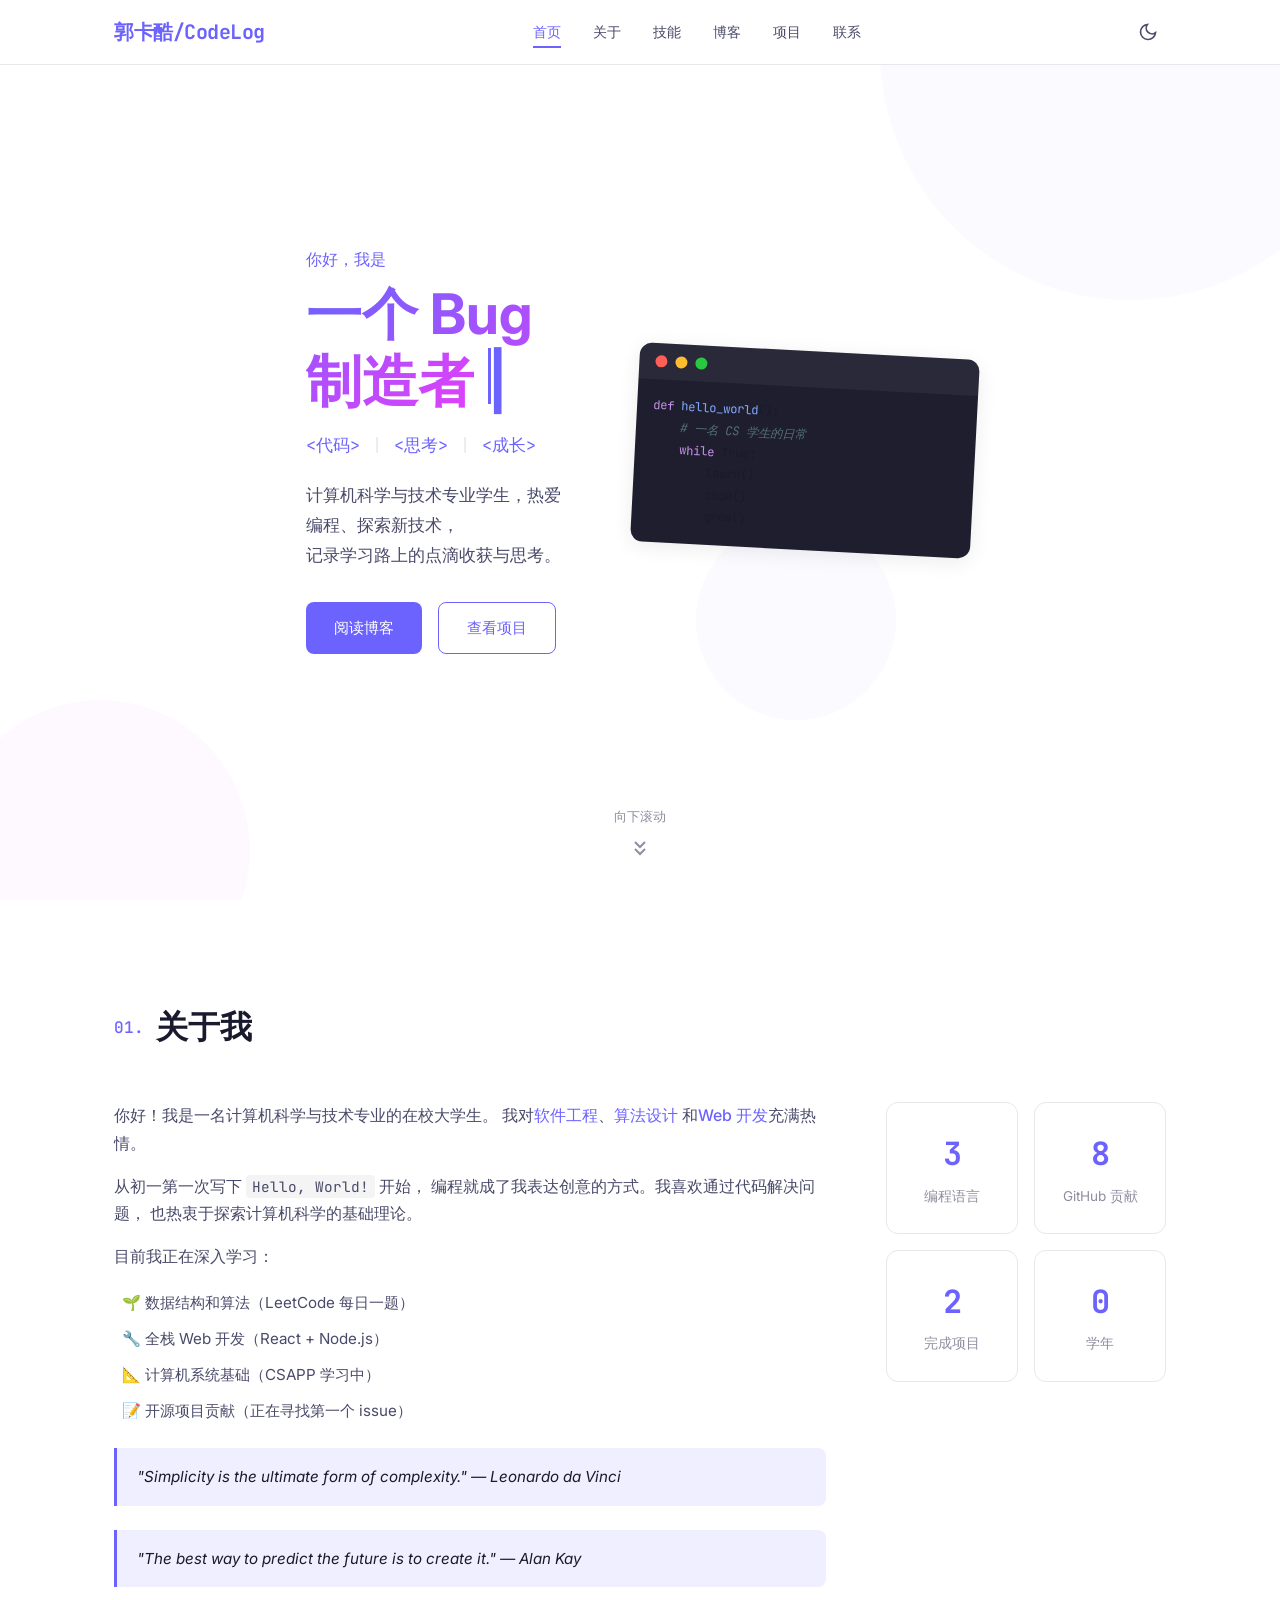
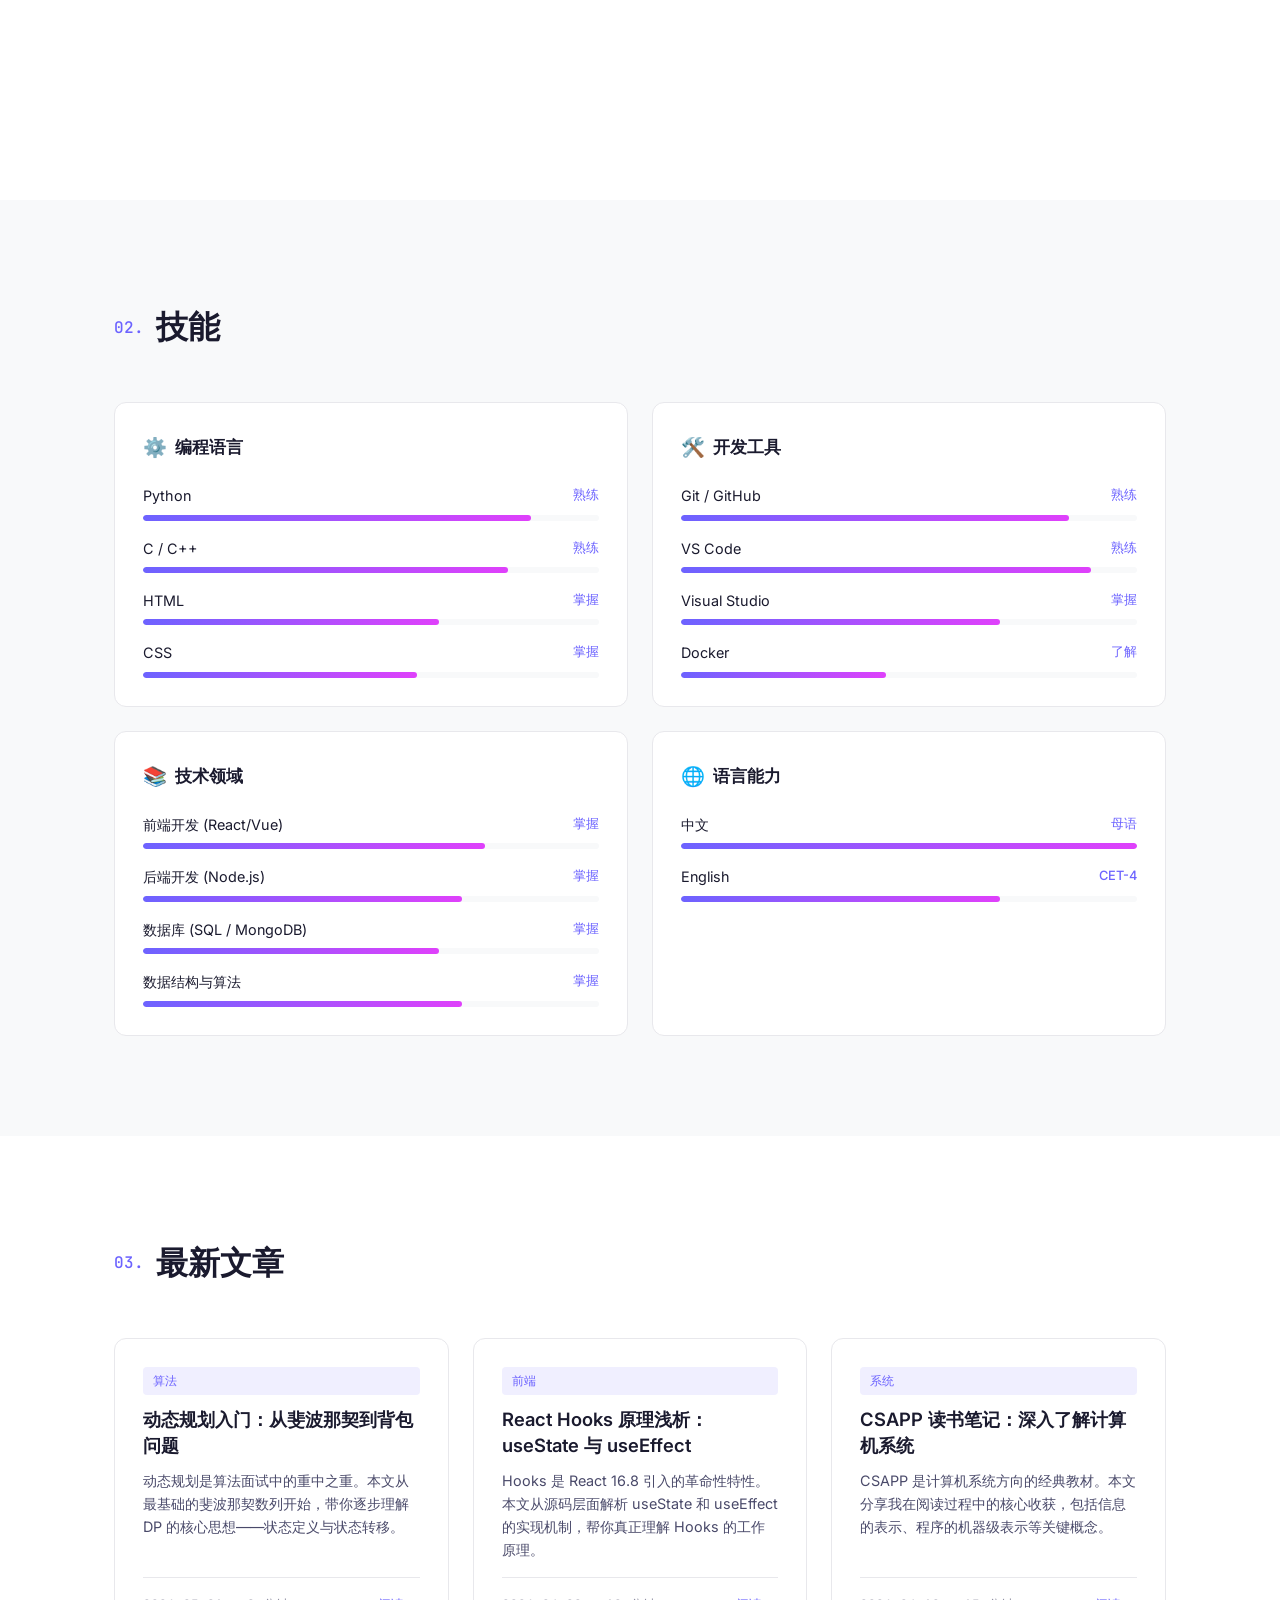
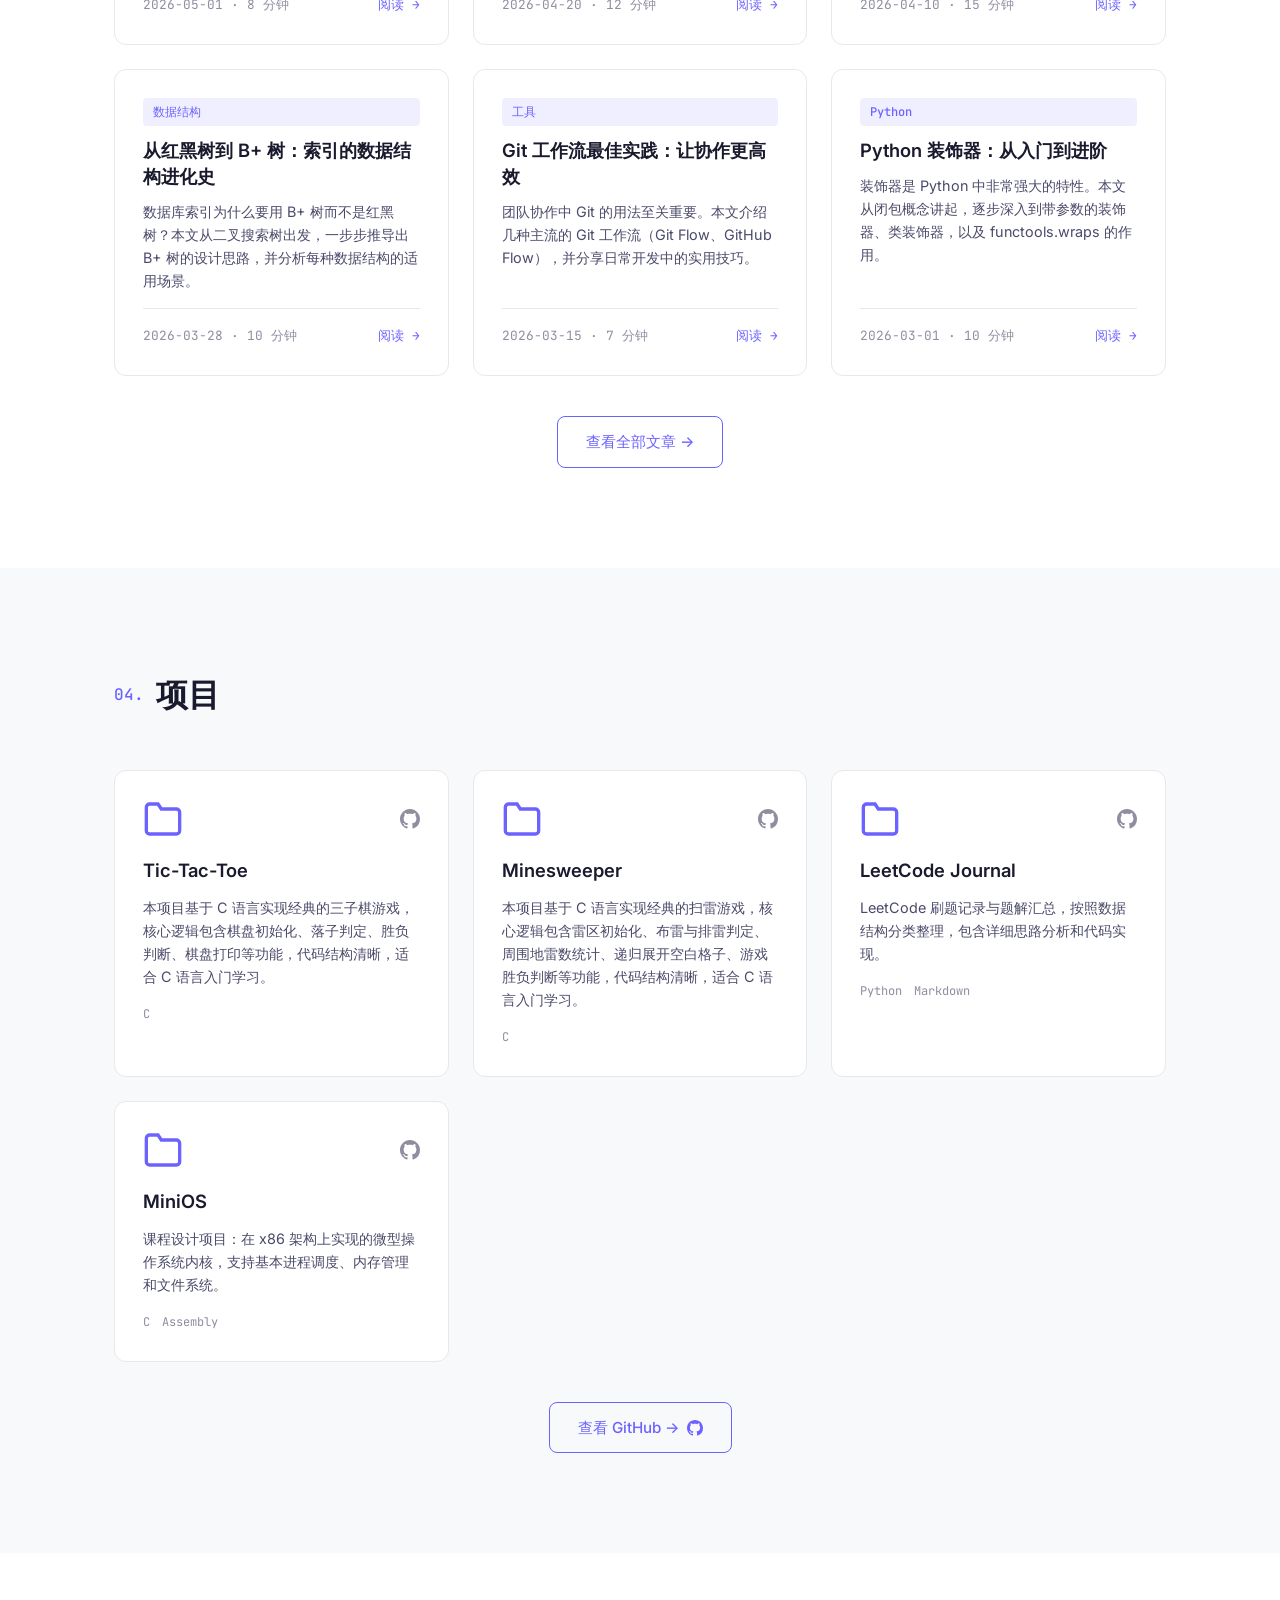
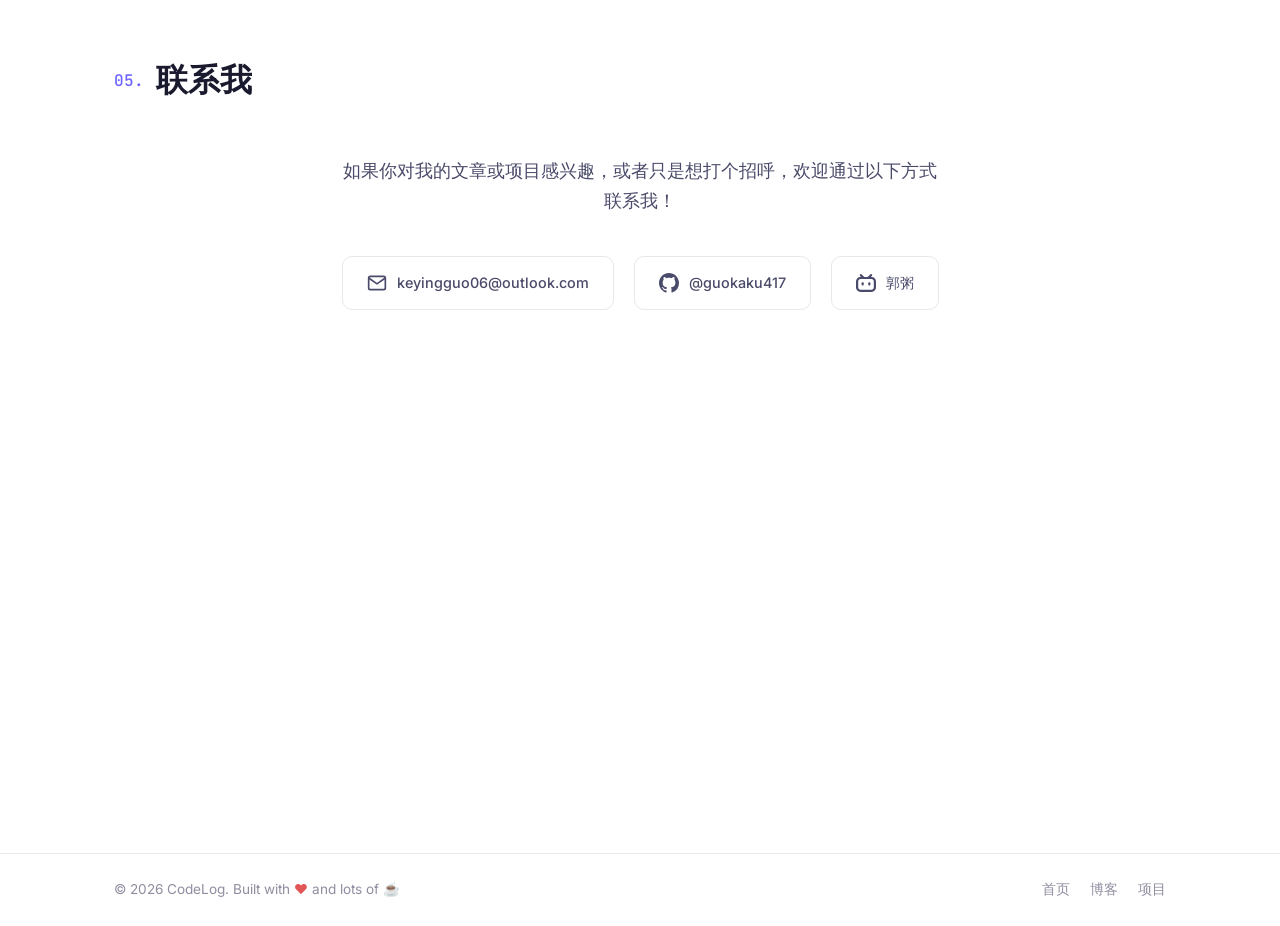
<file: index.html>
<!DOCTYPE html>
<html lang="zh-CN" data-theme="light">

<head>
    <meta charset="UTF-8">
    <meta name="viewport" content="width=device-width, initial-scale=1.0">
    <meta name="description" content="个人技术博客 - 分享编程、算法与计算机科学的学习心得">
    <title>CodeLog | 个人博客</title>
    <link rel="stylesheet" href="css/style.css">
    <link rel="preconnect" href="https://fonts.googleapis.com">
    <link
        href="https://fonts.googleapis.com/css2?family=JetBrains+Mono:wght@400;500;700&family=Inter:wght@300;400;500;600;700&display=swap"
        rel="stylesheet">
</head>

<body>
    <!-- 导航栏 -->
    <header class="navbar">
        <div class="container nav-container">
            <a href="#" class="logo">郭卡酷/CodeLog</a>
            <nav class="nav-links" id="navLinks">
                <a href="#home" class="nav-link active">首页</a>
                <a href="#about" class="nav-link">关于</a>
                <a href="#skills" class="nav-link">技能</a>
                <a href="#blog" class="nav-link">博客</a>
                <a href="#projects" class="nav-link">项目</a>
                <a href="#contact" class="nav-link">联系</a>
            </nav>
            <div class="nav-actions">
                <button class="theme-toggle" id="themeToggle" aria-label="切换主题">
                    <svg class="sun-icon" viewBox="0 0 24 24" fill="none" stroke="currentColor" stroke-width="2">
                        <circle cx="12" cy="12" r="5" />
                        <path
                            d="M12 1v2M12 21v2M4.22 4.22l1.42 1.42M18.36 18.36l1.42 1.42M1 12h2M21 12h2M4.22 19.78l1.42-1.42M18.36 5.64l1.42-1.42" />
                    </svg>
                    <svg class="moon-icon" viewBox="0 0 24 24" fill="none" stroke="currentColor" stroke-width="2">
                        <path d="M21 12.79A9 9 0 1 1 11.21 3 7 7 0 0 0 21 12.79z" />
                    </svg>
                </button>
                <button class="hamburger" id="hamburger" aria-label="菜单">
                    <span></span><span></span><span></span>
                </button>
            </div>
        </div>
    </header>

    <main>
        <!-- 首页/Hero -->
        <section id="home" class="hero section">
            <div class="container">
                <div class="hero-content">
                    <div class="hero-text">
                        <p class="hero-greeting">你好，我是</p>
                        <h1 class="hero-name">
                            <span class="typing-container">
                                <span class="typing-text" id="typingText"></span>
                                <span class="cursor">|</span>
                            </span>
                        </h1>
                        <p class="hero-subtitle">
                            <span class="code-tag">&lt;代码&gt;</span>
                            <span class="separator">|</span>
                            <span class="code-tag">&lt;思考&gt;</span>
                            <span class="separator">|</span>
                            <span class="code-tag">&lt;成长&gt;</span>
                        </p>
                        <p class="hero-description">
                            计算机科学与技术专业学生，热爱编程、探索新技术，<br>
                            记录学习路上的点滴收获与思考。
                        </p>
                        <div class="hero-actions">
                            <a href="#blog" class="btn btn-primary">阅读博客</a>
                            <a href="#projects" class="btn btn-outline">查看项目</a>
                        </div>
                    </div>
                    <div class="hero-visual">
                        <div class="code-block">
                            <div class="code-header">
                                <span class="dot red"></span>
                                <span class="dot yellow"></span>
                                <span class="dot green"></span>
                            </div>
                            <pre><code><span class="keyword">def</span> <span class="function">hello_world</span>():
    <span class="comment"># 一名 CS 学生的日常</span>
    <span class="keyword">while</span> True:
        learn()
        code()
        grow()</code></pre>
                        </div>
                    </div>
                </div>
                <div class="scroll-indicator">
                    <span>向下滚动</span>
                    <svg viewBox="0 0 24 24" width="24" height="24" stroke="currentColor" fill="none" stroke-width="2">
                        <path d="M7 13l5 5 5-5M7 6l5 5 5-5" />
                    </svg>
                </div>
            </div>
            <div class="hero-bg-shapes">
                <div class="shape shape-1"></div>
                <div class="shape shape-2"></div>
                <div class="shape shape-3"></div>
            </div>
        </section>

        <!-- 关于我 -->
        <section id="about" class="about section">
            <div class="container">
                <h2 class="section-title"><span class="section-num">01.</span> 关于我</h2>
                <div class="about-content">
                    <div class="about-text">
                        <p>
                            你好！我是一名计算机科学与技术专业的在校大学生。
                            我对<span class="highlight">软件工程</span>、<span class="highlight">算法设计</span>
                            和<span class="highlight">Web 开发</span>充满热情。
                        </p>
                        <p>
                            从初一第一次写下 <code>Hello, World!</code> 开始，
                            编程就成了我表达创意的方式。我喜欢通过代码解决问题，
                            也热衷于探索计算机科学的基础理论。
                        </p>
                        <p>
                            目前我正在深入学习：
                        </p>
                        <ul class="about-list">
                            <li>🌱 数据结构和算法（LeetCode 每日一题）</li>
                            <li>🔧 全栈 Web 开发（React + Node.js）</li>
                            <li>📐 计算机系统基础（CSAPP 学习中）</li>
                            <li>📝 开源项目贡献（正在寻找第一个 issue）</li>
                        </ul>
                        <p class="about-quote">
                            "Simplicity is the ultimate form of complexity."
                            — Leonardo da Vinci
                        </p>
                        <p class="about-quote">
                            "The best way to predict the future is to create it."
                            — Alan Kay
                        </p>
                    </div>
                    <div class="about-stats">
                        <div class="stat-card">
                            <span class="stat-number" data-target="5">0</span>
                            <span class="stat-label">编程语言</span>
                        </div>
                        <div class="stat-card">
                            <span class="stat-number" data-target="12">0</span>
                            <span class="stat-label">GitHub 贡献</span>
                        </div>
                        <div class="stat-card">
                            <span class="stat-number" data-target="3">0</span>
                            <span class="stat-label">完成项目</span>
                        </div>
                        <div class="stat-card">
                            <span class="stat-number" data-target="1">0</span>
                            <span class="stat-label">学年</span>
                        </div>
                    </div>
                </div>
            </div>
        </section>

        <!-- 技能 -->
        <section id="skills" class="skills section">
            <div class="container">
                <h2 class="section-title"><span class="section-num">02.</span> 技能</h2>
                <div class="skills-grid">
                    <div class="skill-category">
                        <h3><span class="skill-icon">⚙️</span> 编程语言</h3>
                        <div class="skill-items">
                            <div class="skill-item">
                                <div class="skill-info">
                                    <span>Python</span>
                                    <span class="skill-level">熟练</span>
                                </div>
                                <div class="skill-bar">
                                    <div class="skill-progress" style="width:85%"></div>
                                </div>
                            </div>
                            <div class="skill-item">
                                <div class="skill-info">
                                    <span>C / C++</span>
                                    <span class="skill-level">熟练</span>
                                </div>
                                <div class="skill-bar">
                                    <div class="skill-progress" style="width:80%"></div>
                                </div>
                            </div>
                            <div class="skill-item">
                                <div class="skill-info">
                                    <span>HTML</span>
                                    <span class="skill-level">掌握</span>
                                </div>
                                <div class="skill-bar">
                                    <div class="skill-progress" style="width:65%"></div>
                                </div>
                            </div>
                            <div class="skill-item">
                                <div class="skill-info">
                                    <span>CSS</span>
                                    <span class="skill-level">掌握</span>
                                </div>
                                <div class="skill-bar">
                                    <div class="skill-progress" style="width:60%"></div>
                                </div>
                            </div>
                        </div>
                    </div>
                    <div class="skill-category">
                        <h3><span class="skill-icon">🛠️</span> 开发工具</h3>
                        <div class="skill-items">
                            <div class="skill-item">
                                <div class="skill-info">
                                    <span>Git / GitHub</span>
                                    <span class="skill-level">熟练</span>
                                </div>
                                <div class="skill-bar">
                                    <div class="skill-progress" style="width:85%"></div>
                                </div>
                            </div>
                            <div class="skill-item">
                                <div class="skill-info">
                                    <span>VS Code</span>
                                    <span class="skill-level">熟练</span>
                                </div>
                                <div class="skill-bar">
                                    <div class="skill-progress" style="width:90%"></div>
                                </div>
                            </div>
                            <div class="skill-item">
                                <div class="skill-info">
                                    <span>Visual Studio</span>
                                    <span class="skill-level">掌握</span>
                                </div>
                                <div class="skill-bar">
                                    <div class="skill-progress" style="width:70%"></div>
                                </div>
                            </div>
                            <div class="skill-item">
                                <div class="skill-info">
                                    <span>Docker</span>
                                    <span class="skill-level">了解</span>
                                </div>
                                <div class="skill-bar">
                                    <div class="skill-progress" style="width:45%"></div>
                                </div>
                            </div>
                        </div>
                    </div>
                    <div class="skill-category">
                        <h3><span class="skill-icon">📚</span> 技术领域</h3>
                        <div class="skill-items">
                            <div class="skill-item">
                                <div class="skill-info">
                                    <span>前端开发 (React/Vue)</span>
                                    <span class="skill-level">掌握</span>
                                </div>
                                <div class="skill-bar">
                                    <div class="skill-progress" style="width:75%"></div>
                                </div>
                            </div>
                            <div class="skill-item">
                                <div class="skill-info">
                                    <span>后端开发 (Node.js)</span>
                                    <span class="skill-level">掌握</span>
                                </div>
                                <div class="skill-bar">
                                    <div class="skill-progress" style="width:70%"></div>
                                </div>
                            </div>
                            <div class="skill-item">
                                <div class="skill-info">
                                    <span>数据库 (SQL / MongoDB)</span>
                                    <span class="skill-level">掌握</span>
                                </div>
                                <div class="skill-bar">
                                    <div class="skill-progress" style="width:65%"></div>
                                </div>
                            </div>
                            <div class="skill-item">
                                <div class="skill-info">
                                    <span>数据结构与算法</span>
                                    <span class="skill-level">掌握</span>
                                </div>
                                <div class="skill-bar">
                                    <div class="skill-progress" style="width:70%"></div>
                                </div>
                            </div>
                        </div>
                    </div>
                    <div class="skill-category">
                        <h3><span class="skill-icon">🌐</span> 语言能力</h3>
                        <div class="skill-items">
                            <div class="skill-item">
                                <div class="skill-info">
                                    <span>中文</span>
                                    <span class="skill-level">母语</span>
                                </div>
                                <div class="skill-bar">
                                    <div class="skill-progress" style="width:100%"></div>
                                </div>
                            </div>
                            <div class="skill-item">
                                <div class="skill-info">
                                    <span>English</span>
                                    <span class="skill-level">CET-4</span>
                                </div>
                                <div class="skill-bar">
                                    <div class="skill-progress" style="width:70%"></div>
                                </div>
                            </div>
                        </div>
                    </div>
                </div>
            </div>
        </section>

        <!-- 博客 -->
        <section id="blog" class="blog section">
            <div class="container">
                <h2 class="section-title"><span class="section-num">03.</span> 最新文章</h2>
                <div class="blog-grid" id="blogGrid">
                    <!-- 由 JS 动态渲染 -->
                </div>
                <div class="section-footer">
                    <a href="#" class="btn btn-outline">查看全部文章 →</a>
                </div>
            </div>
        </section>

        <!-- 项目 -->
        <section id="projects" class="projects section">
            <div class="container">
                <h2 class="section-title"><span class="section-num">04.</span> 项目</h2>
                <div class="projects-grid" id="projectsGrid">
                    <!-- 由 JS 动态渲染 -->
                </div>
                <div class="section-footer">
                    <a href="https://github.com/guokaku417" target="_blank" class="btn btn-outline">查看 GitHub →
                        <svg viewBox="0 0 24 24" width="16" height="16" fill="currentColor">
                            <path
                                d="M12 0C5.37 0 0 5.37 0 12c0 5.31 3.435 9.795 8.205 11.385.6.105.825-.255.825-.57 0-.285-.015-1.23-.015-2.235-3.015.555-3.795-.735-4.035-1.41-.135-.345-.72-1.41-1.23-1.695-.42-.225-1.02-.78-.015-.795.945-.015 1.62.87 1.845 1.23 1.08 1.815 2.805 1.305 3.495.99.105-.78.42-1.305.765-1.605-2.67-.3-5.46-1.335-5.46-5.925 0-1.305.465-2.385 1.23-3.225-.12-.3-.54-1.53.12-3.18 0 0 1.005-.315 3.3 1.23.96-.27 1.98-.405 3-.405s2.04.135 3 .405c2.295-1.56 3.3-1.23 3.3-1.23.66 1.65.24 2.88.12 3.18.765.84 1.23 1.905 1.23 3.225 0 4.605-2.805 5.625-5.475 5.925.435.375.81 1.095.81 2.22 0 1.605-.015 2.895-.015 3.3 0 .315.225.69.825.57A12.02 12.02 0 0 0 24 12c0-6.63-5.37-12-12-12z" />
                        </svg>
                    </a>
                </div>
            </div>
        </section>

        <!-- 联系 -->
        <section id="contact" class="contact section">
            <div class="container">
                <h2 class="section-title"><span class="section-num">05.</span> 联系我</h2>
                <div class="contact-content">
                    <p class="contact-text">
                        如果你对我的文章或项目感兴趣，或者只是想打个招呼，欢迎通过以下方式联系我！
                    </p>
                    <div class="contact-links">
                        <a href="mailto:keyingguo06@outlook.com" class="contact-link">
                            <svg viewBox="0 0 24 24" fill="none" stroke="currentColor" stroke-width="2">
                                <path d="M4 4h16c1.1 0 2 .9 2 2v12c0 1.1-.9 2-2 2H4c-1.1 0-2-.9-2-2V6c0-1.1.9-2 2-2z" />
                                <polyline points="22,6 12,13 2,6" />
                            </svg>
                            <span>keyingguo06@outlook.com</span>
                        </a>
                        <a href="https://github.com/guokaku417" target="_blank" class="contact-link">
                            <svg viewBox="0 0 24 24" fill="currentColor">
                                <path
                                    d="M12 0C5.37 0 0 5.37 0 12c0 5.31 3.435 9.795 8.205 11.385.6.105.825-.255.825-.57 0-.285-.015-1.23-.015-2.235-3.015.555-3.795-.735-4.035-1.41-.135-.345-.72-1.41-1.23-1.695-.42-.225-1.02-.78-.015-.795.945-.015 1.62.87 1.845 1.23 1.08 1.815 2.805 1.305 3.495.99.105-.78.42-1.305.765-1.605-2.67-.3-5.46-1.335-5.46-5.925 0-1.305.465-2.385 1.23-3.225-.12-.3-.54-1.53.12-3.18 0 0 1.005-.315 3.3 1.23.96-.27 1.98-.405 3-.405s2.04.135 3 .405c2.295-1.56 3.3-1.23 3.3-1.23.66 1.65.24 2.88.12 3.18.765.84 1.23 1.905 1.23 3.225 0 4.605-2.805 5.625-5.475 5.925.435.375.81 1.095.81 2.22 0 1.605-.015 2.895-.015 3.3 0 .315.225.69.825.57A12.02 12.02 0 0 0 24 12c0-6.63-5.37-12-12-12z" />
                            </svg>
                            <span>@guokaku417</span>
                        </a>
                        <a href="https://search.bilibili.com/upuser?keyword=郭粥" target="_blank" class="contact-link">
                            <svg viewBox="0 0 24 24" fill="currentColor">
                                <path
                                    d="M17.813 4.653h.854c1.51.054 2.769.578 3.773 1.574 1.004.995 1.524 2.249 1.56 3.76v7.36c-.036 1.51-.556 2.769-1.56 3.773s-2.262 1.524-3.773 1.56H5.333c-1.51-.036-2.769-.556-3.773-1.56S.036 18.858 0 17.347v-7.36c.036-1.511.556-2.765 1.56-3.76 1.004-.996 2.262-1.52 3.773-1.574h.774l-1.174-1.12a1.234 1.234 0 0 1-.373-.906c0-.356.124-.658.373-.907l.027-.027c.267-.249.573-.373.92-.373.347 0 .653.124.92.373L9.653 4.44c.071.071.134.142.187.213h4.267a.836.836 0 0 1 .16-.213l2.853-2.747c.267-.249.573-.373.92-.373.347 0 .662.151.929.4.267.249.391.551.391.907 0 .355-.124.657-.373.906zM5.333 7.24c-.746.018-1.373.276-1.88.773-.506.498-.769 1.13-.786 1.894v7.52c.017.764.28 1.395.786 1.893.507.498 1.134.756 1.88.773h13.334c.746-.017 1.373-.275 1.88-.773.506-.498.769-1.129.786-1.893v-7.52c-.017-.765-.28-1.396-.786-1.894-.507-.497-1.134-.755-1.88-.773zM8 11.107c.373 0 .684.124.933.373.25.249.383.569.4.96v1.173c-.017.391-.15.711-.4.96-.249.25-.56.374-.933.374s-.684-.125-.933-.374c-.25-.249-.383-.569-.4-.96V12.44c0-.373.129-.689.386-.947.258-.257.574-.386.947-.386zm8 0c.373 0 .684.124.933.373.25.249.383.569.4.96v1.173c-.017.391-.15.711-.4.96-.249.25-.56.374-.933.374s-.684-.125-.933-.374c-.25-.249-.383-.569-.4-.96V12.44c.017-.391.15-.711.4-.96.249-.249.56-.373.933-.373z" />
                            </svg>
                            <span>郭粥</span>
                        </a>

                    </div>
                </div>
            </div>
        </section>
    </main>

    <!-- 页脚 -->
    <footer class="footer">
        <div class="container">
            <div class="footer-content">
                <p>&copy; 2026 CodeLog. Built with <span class="heart">♥</span> and lots of ☕</p>
                <div class="footer-links">
                    <a href="#home">首页</a>
                    <a href="#blog">博客</a>
                    <a href="#projects">项目</a>
                </div>
            </div>
        </div>
    </footer>

    <!-- 回到顶部 -->
    <button class="back-to-top" id="backToTop" aria-label="回到顶部">
        <svg viewBox="0 0 24 24" fill="none" stroke="currentColor" stroke-width="2">
            <path d="M18 15l-6-6-6 6" />
        </svg>
    </button>

    <script src="js/main.js"></script>
</body>

</html>
</file>
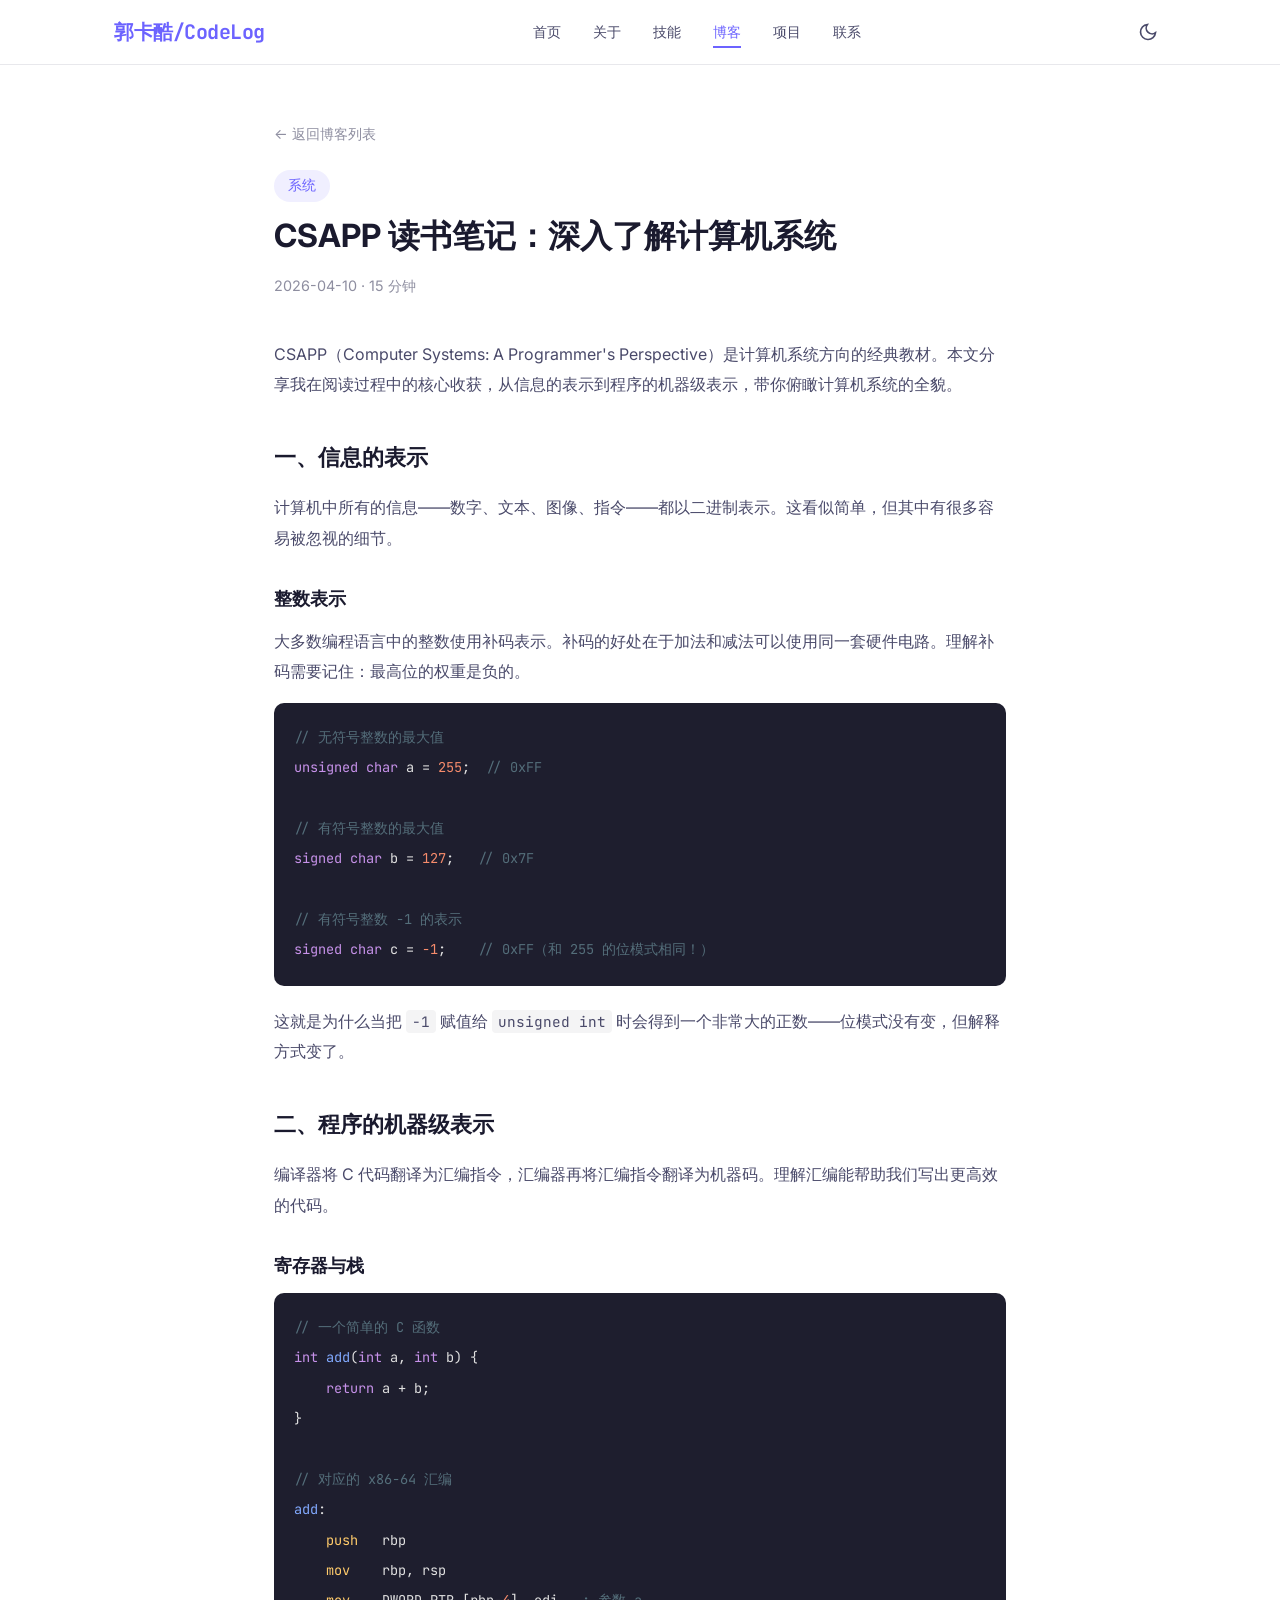
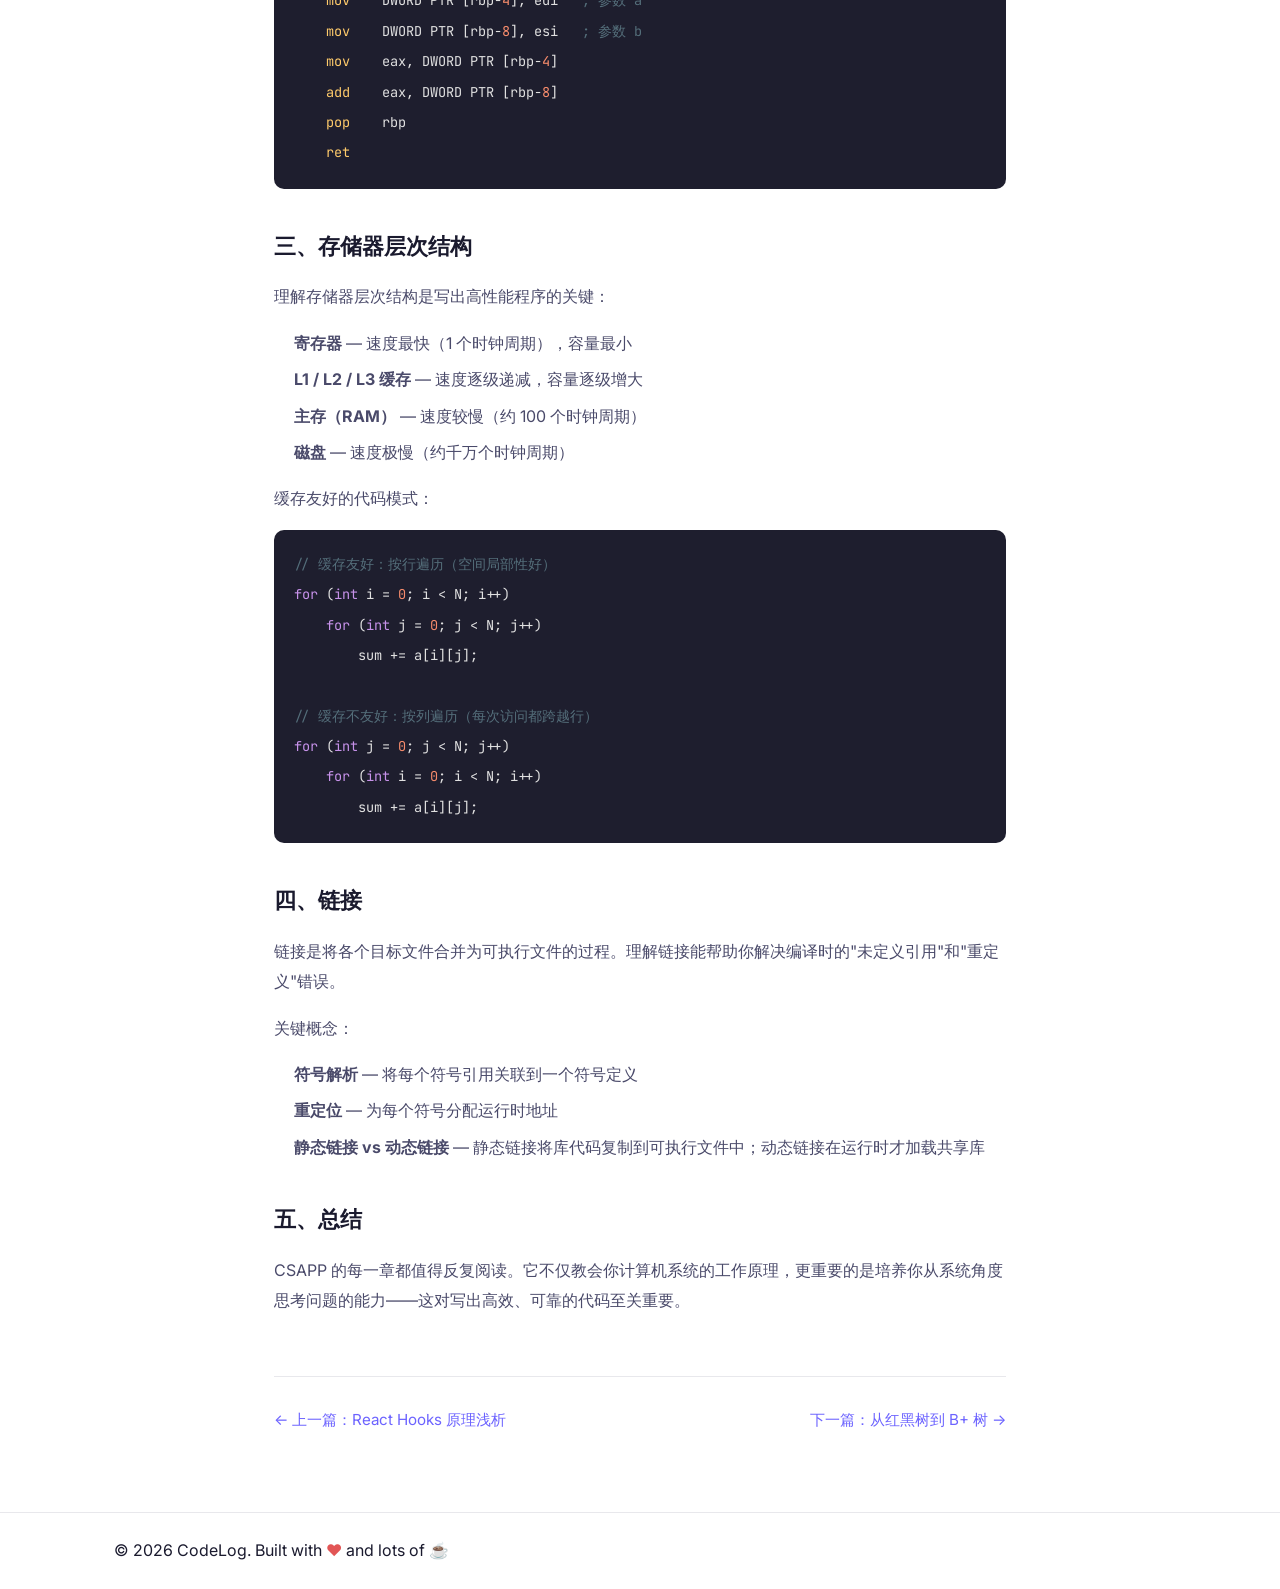
<file: blog/csapp-notes.html>
<!DOCTYPE html>
<html lang="zh-CN" data-theme="light">
<head>
    <meta charset="UTF-8">
    <meta name="viewport" content="width=device-width, initial-scale=1.0">
    <meta name="description" content="CSAPP 读书笔记：深入了解计算机系统">
    <title>CSAPP 读书笔记 | CodeLog</title>
    <link rel="stylesheet" href="../css/style.css">
    <link rel="preconnect" href="https://fonts.googleapis.com">
    <link href="https://fonts.googleapis.com/css2?family=JetBrains+Mono:wght@400;500;700&family=Inter:wght@300;400;500;600;700&display=swap" rel="stylesheet">
    <style>
        .post-detail { padding-top: 120px; padding-bottom: 80px; }
        .post-detail .container { max-width: 780px; margin: 0 auto; }
        .post-header { margin-bottom: 40px; }
        .post-header .post-tag { display: inline-block; background: var(--accent-light); color: var(--accent); padding: 4px 14px; border-radius: 20px; font-size: 0.85rem; font-weight: 500; margin-bottom: 12px; }
        .post-header h1 { font-size: 2rem; font-weight: 700; margin-bottom: 16px; color: var(--text-primary); line-height: 1.4; }
        .post-header .post-meta { color: var(--text-muted); font-size: 0.9rem; }
        .post-content { color: var(--text-secondary); line-height: 1.9; font-size: 1rem; }
        .post-content h2 { font-size: 1.4rem; font-weight: 600; margin-top: 36px; margin-bottom: 14px; color: var(--text-primary); }
        .post-content h3 { font-size: 1.15rem; font-weight: 600; margin-top: 28px; margin-bottom: 10px; color: var(--text-primary); }
        .post-content p { margin-bottom: 16px; }
        .post-content ul { padding-left: 20px; margin-bottom: 16px; }
        .post-content li { margin-bottom: 6px; }
        .post-content li::marker { color: var(--accent); }
        .post-content code { background: var(--bg-code); padding: 2px 6px; border-radius: 4px; font-family: 'JetBrains Mono', monospace; font-size: 0.9em; }
        .post-content pre { background: var(--code-block-bg); border-radius: 10px; padding: 20px; overflow-x: auto; margin-bottom: 20px; }
        .post-content pre code { background: none; padding: 0; color: #e0e0e0; font-size: 0.85rem; }
        .post-content .kw { color: #c792ea; }
        .post-content .fn { color: #82aaff; }
        .post-content .str { color: #c3e88d; }
        .post-content .cm { color: #546e7a; }
        .post-content .num { color: #f78c6c; }
        .post-content .asm { color: #ffcb6b; }
        .back-link { display: inline-flex; align-items: center; gap: 6px; color: var(--text-muted); text-decoration: none; font-size: 0.9rem; margin-bottom: 24px; }
        .back-link:hover { color: var(--accent); }
        .post-nav { display: flex; justify-content: space-between; margin-top: 60px; padding-top: 30px; border-top: 1px solid var(--border); }
        .post-nav a { color: var(--accent); text-decoration: none; font-size: 0.95rem; }
        .post-nav a:hover { text-decoration: underline; }
    </style>
</head>
<body>
    <header class="navbar">
        <div class="container nav-container">
            <a href="../index.html" class="logo">郭卡酷/CodeLog</a>
            <nav class="nav-links" id="navLinks">
                <a href="../index.html#home" class="nav-link">首页</a>
                <a href="../index.html#about" class="nav-link">关于</a>
                <a href="../index.html#skills" class="nav-link">技能</a>
                <a href="../index.html#blog" class="nav-link active">博客</a>
                <a href="../index.html#projects" class="nav-link">项目</a>
                <a href="../index.html#contact" class="nav-link">联系</a>
            </nav>
            <div class="nav-actions">
                <button class="theme-toggle" id="themeToggle" aria-label="切换主题">
                    <svg class="sun-icon" viewBox="0 0 24 24" fill="none" stroke="currentColor" stroke-width="2">
                        <circle cx="12" cy="12" r="5"/><path d="M12 1v2M12 21v2M4.22 4.22l1.42 1.42M18.36 18.36l1.42 1.42M1 12h2M21 12h2M4.22 19.78l1.42-1.42M18.36 5.64l1.42-1.42"/>
                    </svg>
                    <svg class="moon-icon" viewBox="0 0 24 24" fill="none" stroke="currentColor" stroke-width="2">
                        <path d="M21 12.79A9 9 0 1 1 11.21 3 7 7 0 0 0 21 12.79z"/>
                    </svg>
                </button>
            </div>
        </div>
    </header>

    <main class="post-detail">
        <div class="container">
            <a href="../index.html#blog" class="back-link">← 返回博客列表</a>

            <div class="post-header">
                <span class="post-tag">系统</span>
                <h1>CSAPP 读书笔记：深入了解计算机系统</h1>
                <div class="post-meta">2026-04-10 · 15 分钟</div>
            </div>

            <div class="post-content">
                <p>CSAPP（Computer Systems: A Programmer's Perspective）是计算机系统方向的经典教材。本文分享我在阅读过程中的核心收获，从信息的表示到程序的机器级表示，带你俯瞰计算机系统的全貌。</p>

                <h2>一、信息的表示</h2>
                <p>计算机中所有的信息——数字、文本、图像、指令——都以二进制表示。这看似简单，但其中有很多容易被忽视的细节。</p>

                <h3>整数表示</h3>
                <p>大多数编程语言中的整数使用补码表示。补码的好处在于加法和减法可以使用同一套硬件电路。理解补码需要记住：最高位的权重是负的。</p>
                <pre><code><span class="cm">// 无符号整数的最大值</span>
<span class="kw">unsigned</span> <span class="kw">char</span> a = <span class="num">255</span>;  <span class="cm">// 0xFF</span>

<span class="cm">// 有符号整数的最大值</span>
<span class="kw">signed</span> <span class="kw">char</span> b = <span class="num">127</span>;   <span class="cm">// 0x7F</span>

<span class="cm">// 有符号整数 -1 的表示</span>
<span class="kw">signed</span> <span class="kw">char</span> c = <span class="num">-1</span>;    <span class="cm">// 0xFF（和 255 的位模式相同！）</span></code></pre>

                <p>这就是为什么当把 <code>-1</code> 赋值给 <code>unsigned int</code> 时会得到一个非常大的正数——位模式没有变，但解释方式变了。</p>

                <h2>二、程序的机器级表示</h2>
                <p>编译器将 C 代码翻译为汇编指令，汇编器再将汇编指令翻译为机器码。理解汇编能帮助我们写出更高效的代码。</p>

                <h3>寄存器与栈</h3>
                <pre><code><span class="cm">// 一个简单的 C 函数</span>
<span class="kw">int</span> <span class="fn">add</span>(<span class="kw">int</span> a, <span class="kw">int</span> b) {
    <span class="kw">return</span> a + b;
}

<span class="cm">// 对应的 x86-64 汇编</span>
<span class="fn">add</span>:
    <span class="asm">push</span>   rbp
    <span class="asm">mov</span>    rbp, rsp
    <span class="asm">mov</span>    DWORD PTR [rbp-<span class="num">4</span>], edi   <span class="cm">; 参数 a</span>
    <span class="asm">mov</span>    DWORD PTR [rbp-<span class="num">8</span>], esi   <span class="cm">; 参数 b</span>
    <span class="asm">mov</span>    eax, DWORD PTR [rbp-<span class="num">4</span>]
    <span class="asm">add</span>    eax, DWORD PTR [rbp-<span class="num">8</span>]
    <span class="asm">pop</span>    rbp
    <span class="asm">ret</span></code></pre>

                <h2>三、存储器层次结构</h2>
                <p>理解存储器层次结构是写出高性能程序的关键：</p>
                <ul>
                    <li><strong>寄存器</strong> — 速度最快（1 个时钟周期），容量最小</li>
                    <li><strong>L1 / L2 / L3 缓存</strong> — 速度逐级递减，容量逐级增大</li>
                    <li><strong>主存（RAM）</strong> — 速度较慢（约 100 个时钟周期）</li>
                    <li><strong>磁盘</strong> — 速度极慢（约千万个时钟周期）</li>
                </ul>

                <p>缓存友好的代码模式：</p>
                <pre><code><span class="cm">// 缓存友好：按行遍历（空间局部性好）</span>
<span class="kw">for</span> (<span class="kw">int</span> i = <span class="num">0</span>; i &lt; N; i++)
    <span class="kw">for</span> (<span class="kw">int</span> j = <span class="num">0</span>; j &lt; N; j++)
        sum += a[i][j];

<span class="cm">// 缓存不友好：按列遍历（每次访问都跨越行）</span>
<span class="kw">for</span> (<span class="kw">int</span> j = <span class="num">0</span>; j &lt; N; j++)
    <span class="kw">for</span> (<span class="kw">int</span> i = <span class="num">0</span>; i &lt; N; i++)
        sum += a[i][j];</code></pre>

                <h2>四、链接</h2>
                <p>链接是将各个目标文件合并为可执行文件的过程。理解链接能帮助你解决编译时的"未定义引用"和"重定义"错误。</p>
                <p>关键概念：</p>
                <ul>
                    <li><strong>符号解析</strong> — 将每个符号引用关联到一个符号定义</li>
                    <li><strong>重定位</strong> — 为每个符号分配运行时地址</li>
                    <li><strong>静态链接 vs 动态链接</strong> — 静态链接将库代码复制到可执行文件中；动态链接在运行时才加载共享库</li>
                </ul>

                <h2>五、总结</h2>
                <p>CSAPP 的每一章都值得反复阅读。它不仅教会你计算机系统的工作原理，更重要的是培养你从系统角度思考问题的能力——这对写出高效、可靠的代码至关重要。</p>
            </div>

            <div class="post-nav">
                <a href="react-hooks.html">← 上一篇：React Hooks 原理浅析</a>
                <a href="index-data-structures.html">下一篇：从红黑树到 B+ 树 →</a>
            </div>
        </div>
    </main>

    <footer class="footer">
        <div class="container">
            <p>&copy; 2026 CodeLog. Built with <span class="heart">♥</span> and lots of ☕</p>
        </div>
    </footer>

    <button class="back-to-top" id="backToTop" aria-label="回到顶部">
        <svg viewBox="0 0 24 24" fill="none" stroke="currentColor" stroke-width="2">
            <path d="M18 15l-6-6-6 6"/>
        </svg>
    </button>

    <script>
        const toggle = document.getElementById('themeToggle');
        const savedTheme = localStorage.getItem('blog-theme') || 'light';
        document.documentElement.setAttribute('data-theme', savedTheme);
        toggle.addEventListener('click', () => {
            const current = document.documentElement.getAttribute('data-theme');
            const next = current === 'light' ? 'dark' : 'light';
            document.documentElement.setAttribute('data-theme', next);
            localStorage.setItem('blog-theme', next);
        });
        const backToTop = document.getElementById('backToTop');
        window.addEventListener('scroll', () => { backToTop.classList.toggle('visible', window.scrollY > 400); });
        backToTop.addEventListener('click', () => { window.scrollTo({ top: 0, behavior: 'smooth' }); });
    </script>
</body>
</html>
</file>
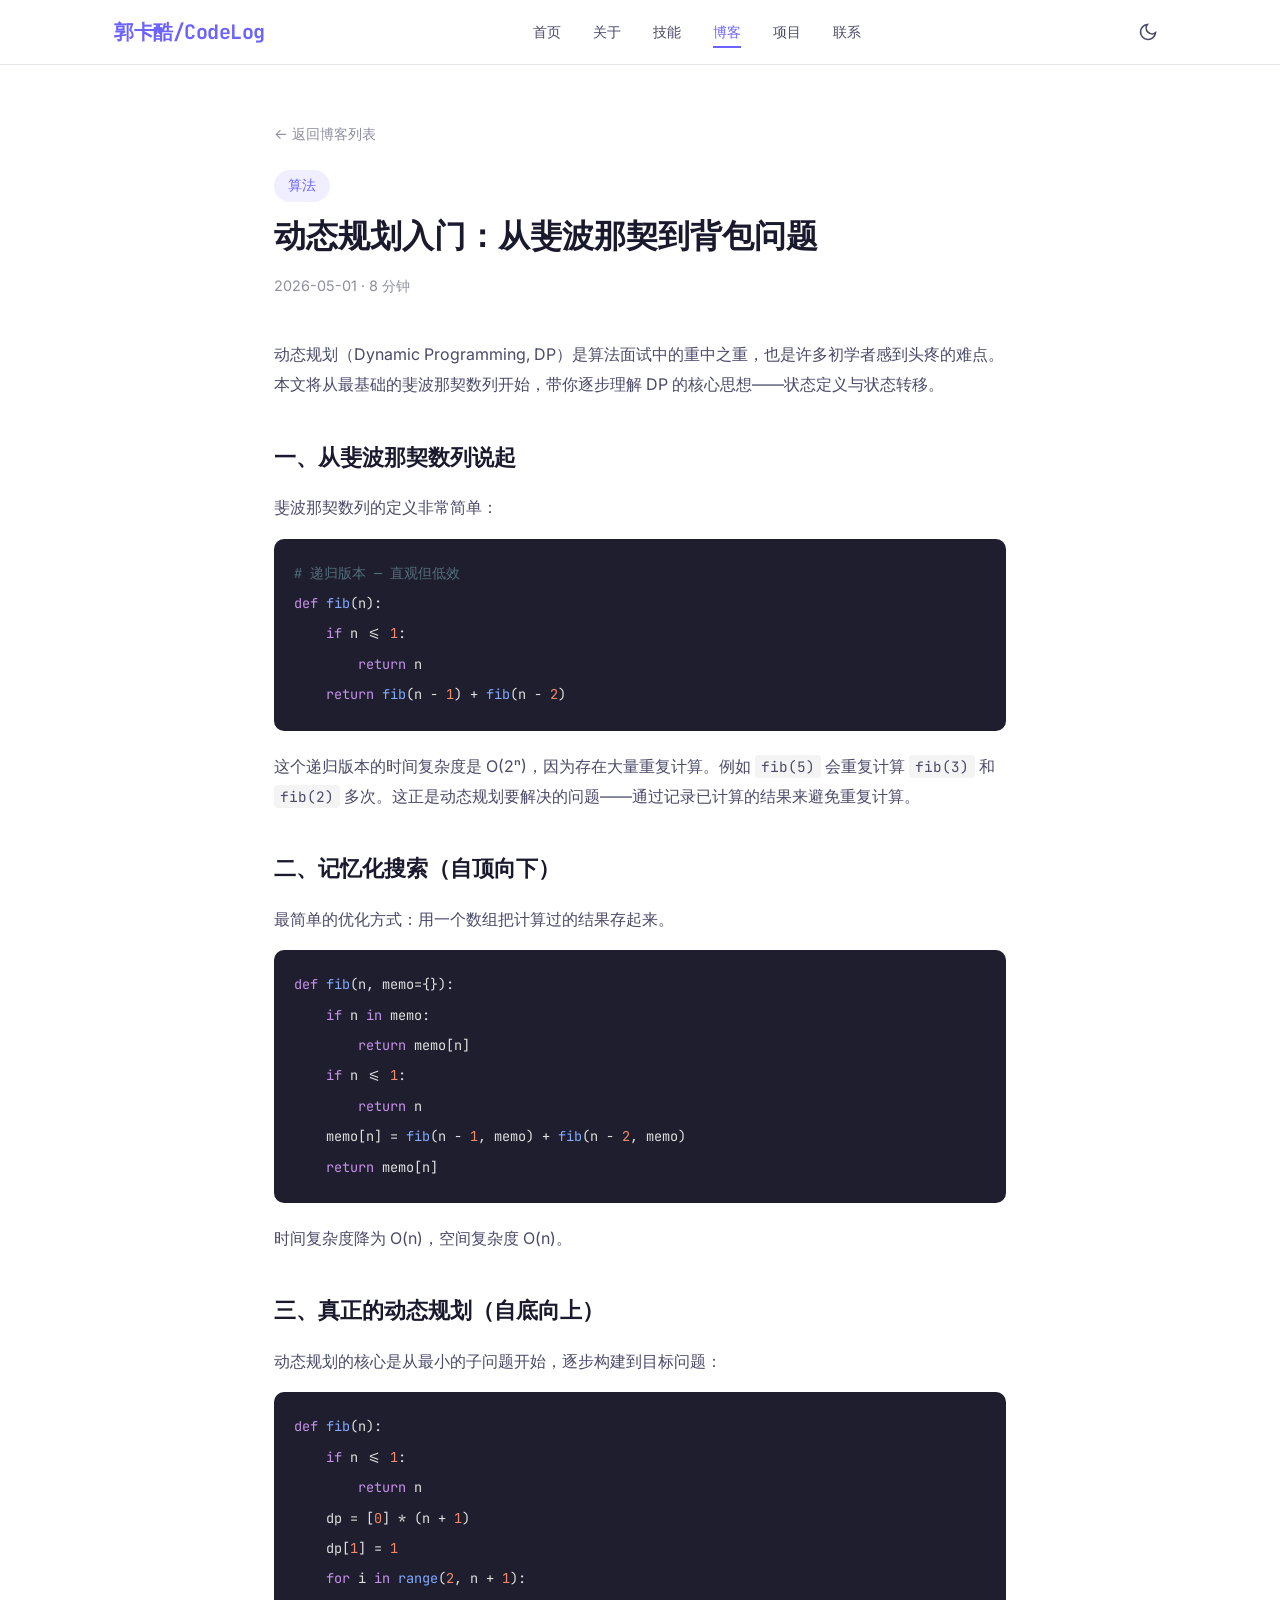
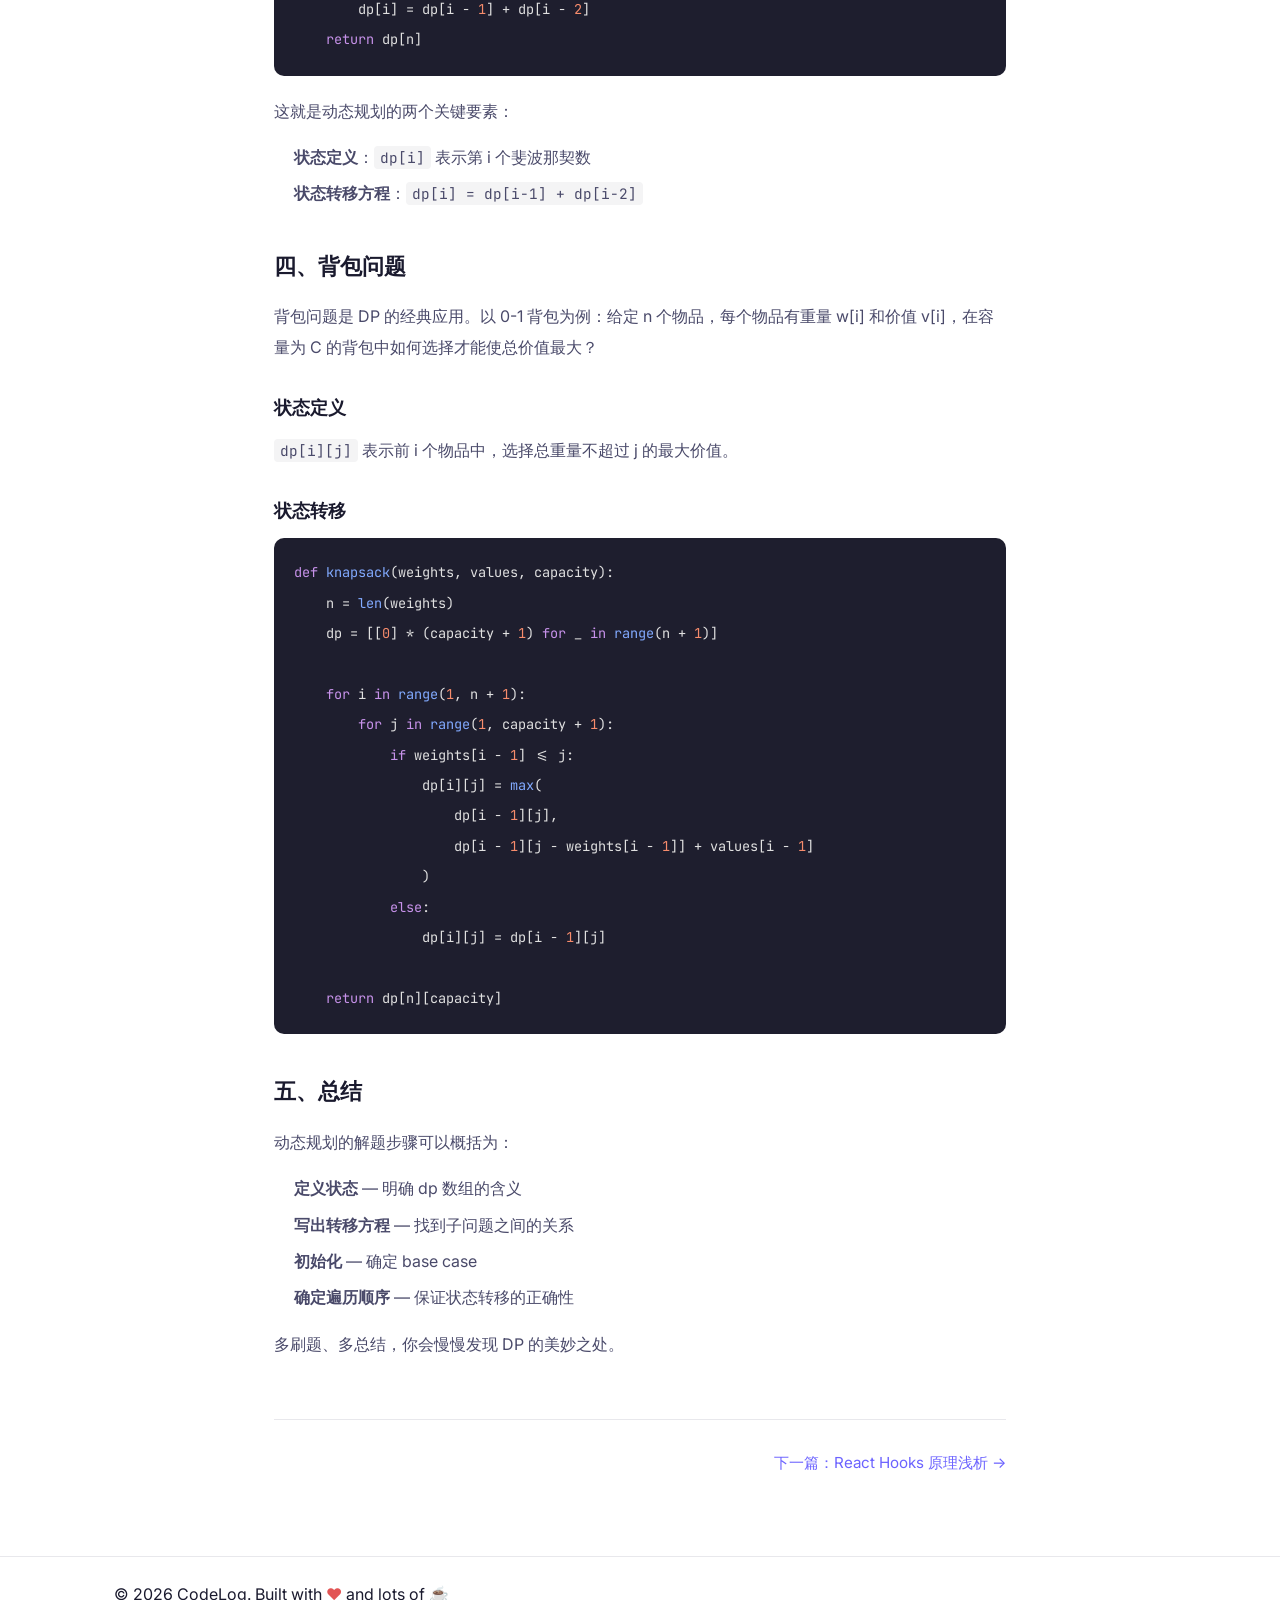
<file: blog/dp-intro.html>
<!DOCTYPE html>
<html lang="zh-CN" data-theme="light">
<head>
    <meta charset="UTF-8">
    <meta name="viewport" content="width=device-width, initial-scale=1.0">
    <meta name="description" content="动态规划入门：从斐波那契到背包问题">
    <title>动态规划入门 | CodeLog</title>
    <link rel="stylesheet" href="../css/style.css">
    <link rel="preconnect" href="https://fonts.googleapis.com">
    <link href="https://fonts.googleapis.com/css2?family=JetBrains+Mono:wght@400;500;700&family=Inter:wght@300;400;500;600;700&display=swap" rel="stylesheet">
    <style>
        .post-detail { padding-top: 120px; padding-bottom: 80px; }
        .post-detail .container { max-width: 780px; margin: 0 auto; }
        .post-header { margin-bottom: 40px; }
        .post-header .post-tag {
            display: inline-block; background: var(--accent-light); color: var(--accent);
            padding: 4px 14px; border-radius: 20px; font-size: 0.85rem; font-weight: 500; margin-bottom: 12px;
        }
        .post-header h1 { font-size: 2rem; font-weight: 700; margin-bottom: 16px; color: var(--text-primary); line-height: 1.4; }
        .post-header .post-meta { color: var(--text-muted); font-size: 0.9rem; }
        .post-content { color: var(--text-secondary); line-height: 1.9; font-size: 1rem; }
        .post-content h2 { font-size: 1.4rem; font-weight: 600; margin-top: 36px; margin-bottom: 14px; color: var(--text-primary); }
        .post-content h3 { font-size: 1.15rem; font-weight: 600; margin-top: 28px; margin-bottom: 10px; color: var(--text-primary); }
        .post-content p { margin-bottom: 16px; }
        .post-content ul { padding-left: 20px; margin-bottom: 16px; }
        .post-content li { margin-bottom: 6px; }
        .post-content li::marker { color: var(--accent); }
        .post-content code {
            background: var(--bg-code); padding: 2px 6px; border-radius: 4px;
            font-family: 'JetBrains Mono', monospace; font-size: 0.9em;
        }
        .post-content pre {
            background: var(--code-block-bg); border-radius: 10px; padding: 20px;
            overflow-x: auto; margin-bottom: 20px;
        }
        .post-content pre code {
            background: none; padding: 0; color: #e0e0e0; font-size: 0.85rem;
        }
        .post-content .kw { color: #c792ea; }
        .post-content .fn { color: #82aaff; }
        .post-content .str { color: #c3e88d; }
        .post-content .cm { color: #546e7a; }
        .post-content .num { color: #f78c6c; }
        .back-link {
            display: inline-flex; align-items: center; gap: 6px;
            color: var(--text-muted); text-decoration: none; font-size: 0.9rem; margin-bottom: 24px;
        }
        .back-link:hover { color: var(--accent); }
        .post-nav { display: flex; justify-content: space-between; margin-top: 60px; padding-top: 30px; border-top: 1px solid var(--border); }
        .post-nav a { color: var(--accent); text-decoration: none; font-size: 0.95rem; }
        .post-nav a:hover { text-decoration: underline; }
    </style>
</head>
<body>
    <header class="navbar">
        <div class="container nav-container">
            <a href="../index.html" class="logo">郭卡酷/CodeLog</a>
            <nav class="nav-links" id="navLinks">
                <a href="../index.html#home" class="nav-link">首页</a>
                <a href="../index.html#about" class="nav-link">关于</a>
                <a href="../index.html#skills" class="nav-link">技能</a>
                <a href="../index.html#blog" class="nav-link active">博客</a>
                <a href="../index.html#projects" class="nav-link">项目</a>
                <a href="../index.html#contact" class="nav-link">联系</a>
            </nav>
            <div class="nav-actions">
                <button class="theme-toggle" id="themeToggle" aria-label="切换主题">
                    <svg class="sun-icon" viewBox="0 0 24 24" fill="none" stroke="currentColor" stroke-width="2">
                        <circle cx="12" cy="12" r="5"/><path d="M12 1v2M12 21v2M4.22 4.22l1.42 1.42M18.36 18.36l1.42 1.42M1 12h2M21 12h2M4.22 19.78l1.42-1.42M18.36 5.64l1.42-1.42"/>
                    </svg>
                    <svg class="moon-icon" viewBox="0 0 24 24" fill="none" stroke="currentColor" stroke-width="2">
                        <path d="M21 12.79A9 9 0 1 1 11.21 3 7 7 0 0 0 21 12.79z"/>
                    </svg>
                </button>
            </div>
        </div>
    </header>

    <main class="post-detail">
        <div class="container">
            <a href="../index.html#blog" class="back-link">← 返回博客列表</a>

            <div class="post-header">
                <span class="post-tag">算法</span>
                <h1>动态规划入门：从斐波那契到背包问题</h1>
                <div class="post-meta">2026-05-01 · 8 分钟</div>
            </div>

            <div class="post-content">
                <p>动态规划（Dynamic Programming, DP）是算法面试中的重中之重，也是许多初学者感到头疼的难点。本文将从最基础的斐波那契数列开始，带你逐步理解 DP 的核心思想——状态定义与状态转移。</p>

                <h2>一、从斐波那契数列说起</h2>
                <p>斐波那契数列的定义非常简单：</p>
                <pre><code><span class="cm"># 递归版本 — 直观但低效</span>
<span class="kw">def</span> <span class="fn">fib</span>(n):
    <span class="kw">if</span> n &lt;= <span class="num">1</span>:
        <span class="kw">return</span> n
    <span class="kw">return</span> <span class="fn">fib</span>(n - <span class="num">1</span>) + <span class="fn">fib</span>(n - <span class="num">2</span>)</code></pre>

                <p>这个递归版本的时间复杂度是 O(2ⁿ)，因为存在大量重复计算。例如 <code>fib(5)</code> 会重复计算 <code>fib(3)</code> 和 <code>fib(2)</code> 多次。这正是动态规划要解决的问题——通过记录已计算的结果来避免重复计算。</p>

                <h2>二、记忆化搜索（自顶向下）</h2>
                <p>最简单的优化方式：用一个数组把计算过的结果存起来。</p>
                <pre><code><span class="kw">def</span> <span class="fn">fib</span>(n, memo={}):
    <span class="kw">if</span> n <span class="kw">in</span> memo:
        <span class="kw">return</span> memo[n]
    <span class="kw">if</span> n &lt;= <span class="num">1</span>:
        <span class="kw">return</span> n
    memo[n] = <span class="fn">fib</span>(n - <span class="num">1</span>, memo) + <span class="fn">fib</span>(n - <span class="num">2</span>, memo)
    <span class="kw">return</span> memo[n]</code></pre>

                <p>时间复杂度降为 O(n)，空间复杂度 O(n)。</p>

                <h2>三、真正的动态规划（自底向上）</h2>
                <p>动态规划的核心是从最小的子问题开始，逐步构建到目标问题：</p>
                <pre><code><span class="kw">def</span> <span class="fn">fib</span>(n):
    <span class="kw">if</span> n &lt;= <span class="num">1</span>:
        <span class="kw">return</span> n
    dp = [<span class="num">0</span>] * (n + <span class="num">1</span>)
    dp[<span class="num">1</span>] = <span class="num">1</span>
    <span class="kw">for</span> i <span class="kw">in</span> <span class="fn">range</span>(<span class="num">2</span>, n + <span class="num">1</span>):
        dp[i] = dp[i - <span class="num">1</span>] + dp[i - <span class="num">2</span>]
    <span class="kw">return</span> dp[n]</code></pre>

                <p>这就是动态规划的两个关键要素：</p>
                <ul>
                    <li><strong>状态定义</strong>：<code>dp[i]</code> 表示第 i 个斐波那契数</li>
                    <li><strong>状态转移方程</strong>：<code>dp[i] = dp[i-1] + dp[i-2]</code></li>
                </ul>

                <h2>四、背包问题</h2>
                <p>背包问题是 DP 的经典应用。以 0-1 背包为例：给定 n 个物品，每个物品有重量 w[i] 和价值 v[i]，在容量为 C 的背包中如何选择才能使总价值最大？</p>

                <h3>状态定义</h3>
                <p><code>dp[i][j]</code> 表示前 i 个物品中，选择总重量不超过 j 的最大价值。</p>

                <h3>状态转移</h3>
                <pre><code><span class="kw">def</span> <span class="fn">knapsack</span>(weights, values, capacity):
    n = <span class="fn">len</span>(weights)
    dp = [[<span class="num">0</span>] * (capacity + <span class="num">1</span>) <span class="kw">for</span> _ <span class="kw">in</span> <span class="fn">range</span>(n + <span class="num">1</span>)]

    <span class="kw">for</span> i <span class="kw">in</span> <span class="fn">range</span>(<span class="num">1</span>, n + <span class="num">1</span>):
        <span class="kw">for</span> j <span class="kw">in</span> <span class="fn">range</span>(<span class="num">1</span>, capacity + <span class="num">1</span>):
            <span class="kw">if</span> weights[i - <span class="num">1</span>] &lt;= j:
                dp[i][j] = <span class="fn">max</span>(
                    dp[i - <span class="num">1</span>][j],
                    dp[i - <span class="num">1</span>][j - weights[i - <span class="num">1</span>]] + values[i - <span class="num">1</span>]
                )
            <span class="kw">else</span>:
                dp[i][j] = dp[i - <span class="num">1</span>][j]

    <span class="kw">return</span> dp[n][capacity]</code></pre>

                <h2>五、总结</h2>
                <p>动态规划的解题步骤可以概括为：</p>
                <ul>
                    <li><strong>定义状态</strong> — 明确 dp 数组的含义</li>
                    <li><strong>写出转移方程</strong> — 找到子问题之间的关系</li>
                    <li><strong>初始化</strong> — 确定 base case</li>
                    <li><strong>确定遍历顺序</strong> — 保证状态转移的正确性</li>
                </ul>
                <p>多刷题、多总结，你会慢慢发现 DP 的美妙之处。</p>
            </div>

            <div class="post-nav">
                <span></span>
                <a href="react-hooks.html">下一篇：React Hooks 原理浅析 →</a>
            </div>
        </div>
    </main>

    <footer class="footer">
        <div class="container">
            <p>&copy; 2026 CodeLog. Built with <span class="heart">♥</span> and lots of ☕</p>
        </div>
    </footer>

    <button class="back-to-top" id="backToTop" aria-label="回到顶部">
        <svg viewBox="0 0 24 24" fill="none" stroke="currentColor" stroke-width="2">
            <path d="M18 15l-6-6-6 6"/>
        </svg>
    </button>

    <script>
        const toggle = document.getElementById('themeToggle');
        const savedTheme = localStorage.getItem('blog-theme') || 'light';
        document.documentElement.setAttribute('data-theme', savedTheme);
        toggle.addEventListener('click', () => {
            const current = document.documentElement.getAttribute('data-theme');
            const next = current === 'light' ? 'dark' : 'light';
            document.documentElement.setAttribute('data-theme', next);
            localStorage.setItem('blog-theme', next);
        });
        const backToTop = document.getElementById('backToTop');
        window.addEventListener('scroll', () => { backToTop.classList.toggle('visible', window.scrollY > 400); });
        backToTop.addEventListener('click', () => { window.scrollTo({ top: 0, behavior: 'smooth' }); });
    </script>
</body>
</html>
</file>
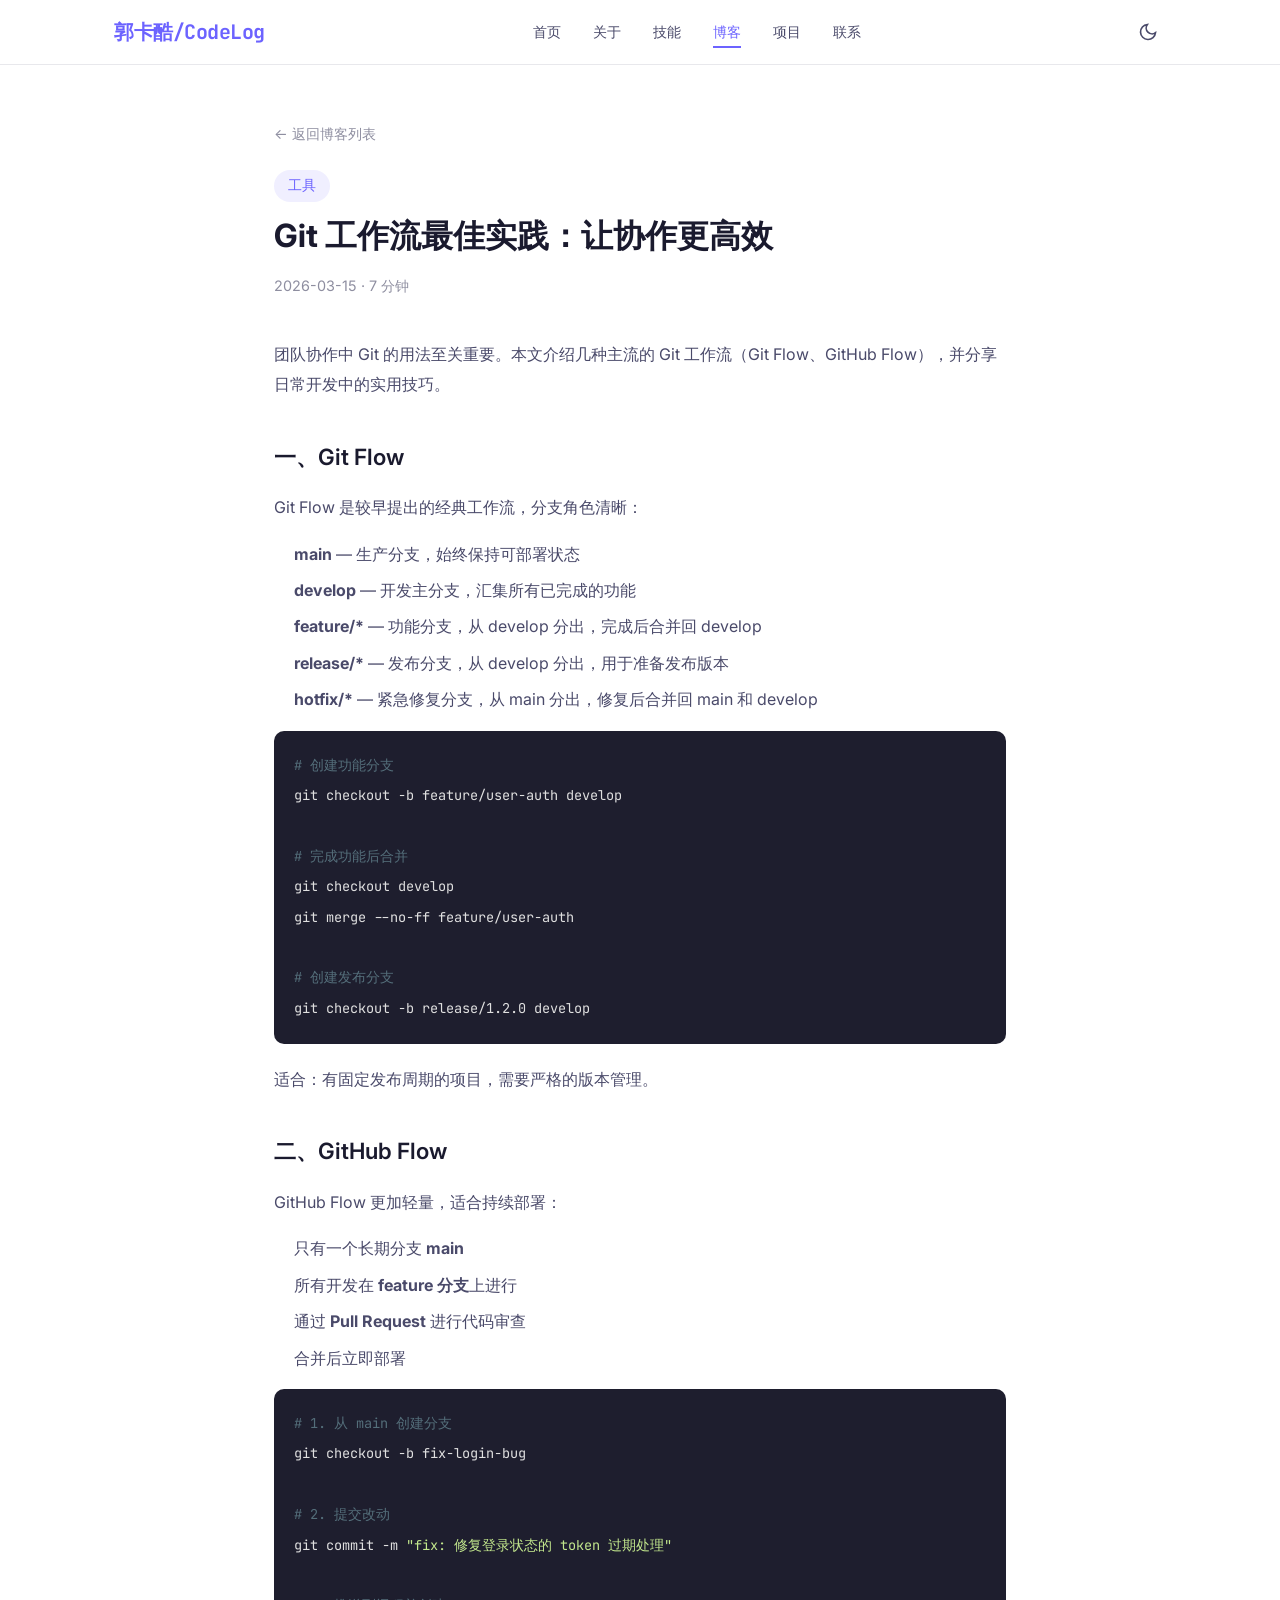
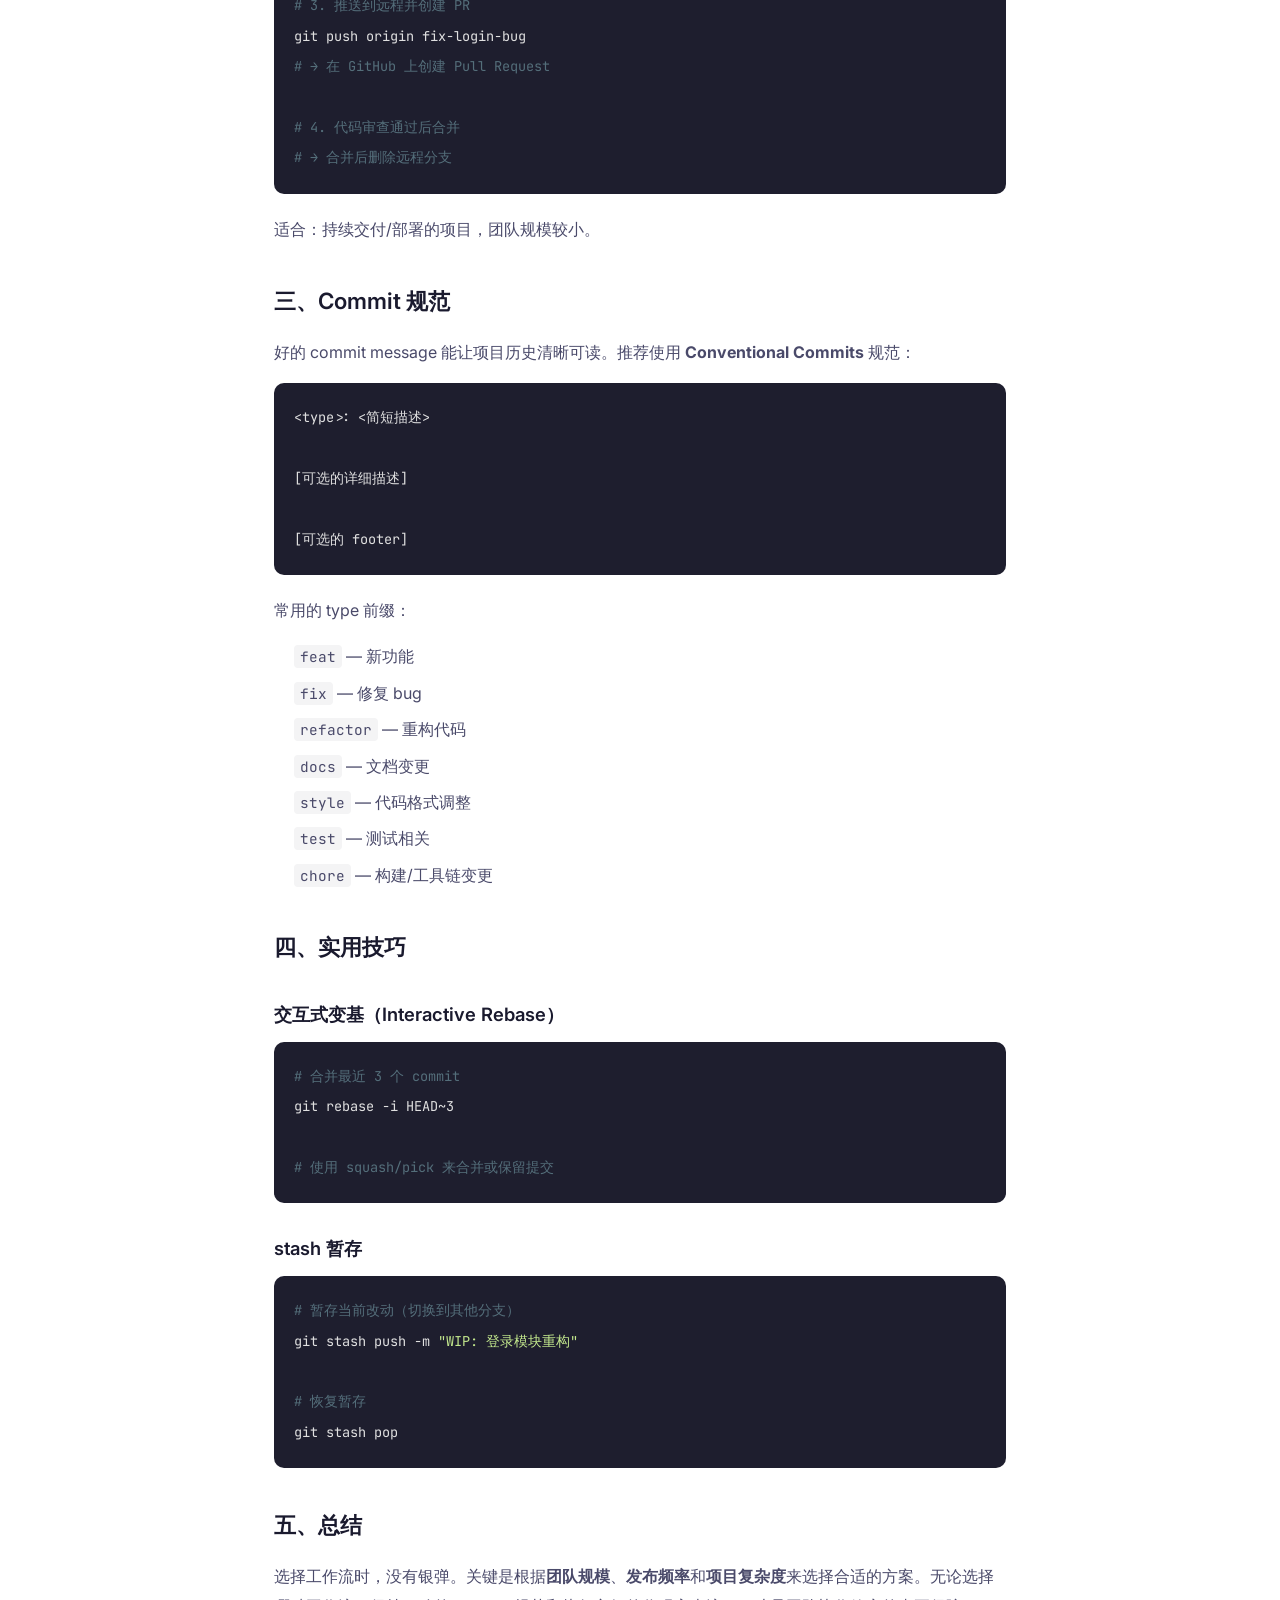
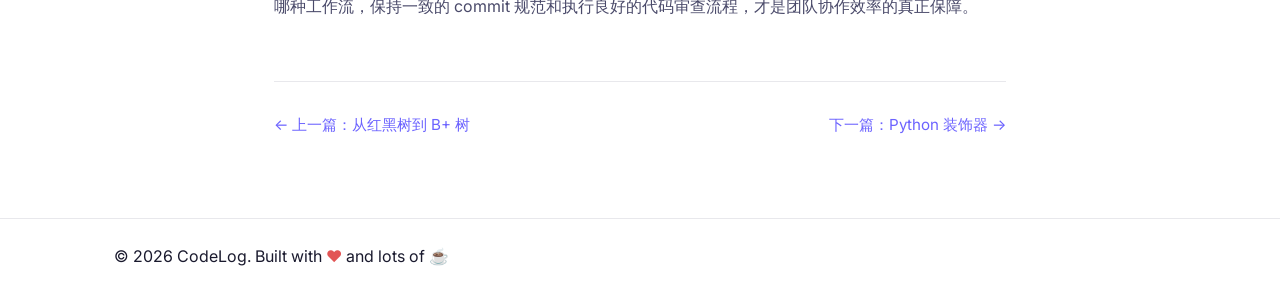
<file: blog/git-workflow.html>
<!DOCTYPE html>
<html lang="zh-CN" data-theme="light">
<head>
    <meta charset="UTF-8">
    <meta name="viewport" content="width=device-width, initial-scale=1.0">
    <meta name="description" content="Git 工作流最佳实践：让协作更高效">
    <title>Git 工作流最佳实践 | CodeLog</title>
    <link rel="stylesheet" href="../css/style.css">
    <link rel="preconnect" href="https://fonts.googleapis.com">
    <link href="https://fonts.googleapis.com/css2?family=JetBrains+Mono:wght@400;500;700&family=Inter:wght@300;400;500;600;700&display=swap" rel="stylesheet">
    <style>
        .post-detail { padding-top: 120px; padding-bottom: 80px; }
        .post-detail .container { max-width: 780px; margin: 0 auto; }
        .post-header { margin-bottom: 40px; }
        .post-header .post-tag { display: inline-block; background: var(--accent-light); color: var(--accent); padding: 4px 14px; border-radius: 20px; font-size: 0.85rem; font-weight: 500; margin-bottom: 12px; }
        .post-header h1 { font-size: 2rem; font-weight: 700; margin-bottom: 16px; color: var(--text-primary); line-height: 1.4; }
        .post-header .post-meta { color: var(--text-muted); font-size: 0.9rem; }
        .post-content { color: var(--text-secondary); line-height: 1.9; font-size: 1rem; }
        .post-content h2 { font-size: 1.4rem; font-weight: 600; margin-top: 36px; margin-bottom: 14px; color: var(--text-primary); }
        .post-content h3 { font-size: 1.15rem; font-weight: 600; margin-top: 28px; margin-bottom: 10px; color: var(--text-primary); }
        .post-content p { margin-bottom: 16px; }
        .post-content ul { padding-left: 20px; margin-bottom: 16px; }
        .post-content li { margin-bottom: 6px; }
        .post-content li::marker { color: var(--accent); }
        .post-content code { background: var(--bg-code); padding: 2px 6px; border-radius: 4px; font-family: 'JetBrains Mono', monospace; font-size: 0.9em; }
        .post-content pre { background: var(--code-block-bg); border-radius: 10px; padding: 20px; overflow-x: auto; margin-bottom: 20px; }
        .post-content pre code { background: none; padding: 0; color: #e0e0e0; font-size: 0.85rem; }
        .post-content .kw { color: #c792ea; }
        .post-content .fn { color: #82aaff; }
        .post-content .str { color: #c3e88d; }
        .post-content .cm { color: #546e7a; }
        .post-content .num { color: #f78c6c; }
        .back-link { display: inline-flex; align-items: center; gap: 6px; color: var(--text-muted); text-decoration: none; font-size: 0.9rem; margin-bottom: 24px; }
        .back-link:hover { color: var(--accent); }
        .post-nav { display: flex; justify-content: space-between; margin-top: 60px; padding-top: 30px; border-top: 1px solid var(--border); }
        .post-nav a { color: var(--accent); text-decoration: none; font-size: 0.95rem; }
        .post-nav a:hover { text-decoration: underline; }
    </style>
</head>
<body>
    <header class="navbar">
        <div class="container nav-container">
            <a href="../index.html" class="logo">郭卡酷/CodeLog</a>
            <nav class="nav-links" id="navLinks">
                <a href="../index.html#home" class="nav-link">首页</a>
                <a href="../index.html#about" class="nav-link">关于</a>
                <a href="../index.html#skills" class="nav-link">技能</a>
                <a href="../index.html#blog" class="nav-link active">博客</a>
                <a href="../index.html#projects" class="nav-link">项目</a>
                <a href="../index.html#contact" class="nav-link">联系</a>
            </nav>
            <div class="nav-actions">
                <button class="theme-toggle" id="themeToggle" aria-label="切换主题">
                    <svg class="sun-icon" viewBox="0 0 24 24" fill="none" stroke="currentColor" stroke-width="2">
                        <circle cx="12" cy="12" r="5"/><path d="M12 1v2M12 21v2M4.22 4.22l1.42 1.42M18.36 18.36l1.42 1.42M1 12h2M21 12h2M4.22 19.78l1.42-1.42M18.36 5.64l1.42-1.42"/>
                    </svg>
                    <svg class="moon-icon" viewBox="0 0 24 24" fill="none" stroke="currentColor" stroke-width="2">
                        <path d="M21 12.79A9 9 0 1 1 11.21 3 7 7 0 0 0 21 12.79z"/>
                    </svg>
                </button>
            </div>
        </div>
    </header>

    <main class="post-detail">
        <div class="container">
            <a href="../index.html#blog" class="back-link">← 返回博客列表</a>

            <div class="post-header">
                <span class="post-tag">工具</span>
                <h1>Git 工作流最佳实践：让协作更高效</h1>
                <div class="post-meta">2026-03-15 · 7 分钟</div>
            </div>

            <div class="post-content">
                <p>团队协作中 Git 的用法至关重要。本文介绍几种主流的 Git 工作流（Git Flow、GitHub Flow），并分享日常开发中的实用技巧。</p>

                <h2>一、Git Flow</h2>
                <p>Git Flow 是较早提出的经典工作流，分支角色清晰：</p>
                <ul>
                    <li><strong>main</strong> — 生产分支，始终保持可部署状态</li>
                    <li><strong>develop</strong> — 开发主分支，汇集所有已完成的功能</li>
                    <li><strong>feature/*</strong> — 功能分支，从 develop 分出，完成后合并回 develop</li>
                    <li><strong>release/*</strong> — 发布分支，从 develop 分出，用于准备发布版本</li>
                    <li><strong>hotfix/*</strong> — 紧急修复分支，从 main 分出，修复后合并回 main 和 develop</li>
                </ul>

                <pre><code><span class="cm"># 创建功能分支</span>
git checkout -b feature/user-auth develop

<span class="cm"># 完成功能后合并</span>
git checkout develop
git merge --no-ff feature/user-auth

<span class="cm"># 创建发布分支</span>
git checkout -b release/1.2.0 develop</code></pre>

                <p>适合：有固定发布周期的项目，需要严格的版本管理。</p>

                <h2>二、GitHub Flow</h2>
                <p>GitHub Flow 更加轻量，适合持续部署：</p>
                <ul>
                    <li>只有一个长期分支 <strong>main</strong></li>
                    <li>所有开发在 <strong>feature 分支</strong>上进行</li>
                    <li>通过 <strong>Pull Request</strong> 进行代码审查</li>
                    <li>合并后立即部署</li>
                </ul>

                <pre><code><span class="cm"># 1. 从 main 创建分支</span>
git checkout -b fix-login-bug

<span class="cm"># 2. 提交改动</span>
git commit -m <span class="str">"fix: 修复登录状态的 token 过期处理"</span>

<span class="cm"># 3. 推送到远程并创建 PR</span>
git push origin fix-login-bug
<span class="cm"># → 在 GitHub 上创建 Pull Request</span>

<span class="cm"># 4. 代码审查通过后合并</span>
<span class="cm"># → 合并后删除远程分支</span></code></pre>

                <p>适合：持续交付/部署的项目，团队规模较小。</p>

                <h2>三、Commit 规范</h2>
                <p>好的 commit message 能让项目历史清晰可读。推荐使用 <strong>Conventional Commits</strong> 规范：</p>
                <pre><code>&lt;type&gt;: &lt;简短描述&gt;

[可选的详细描述]

[可选的 footer]
</code></pre>

                <p>常用的 type 前缀：</p>
                <ul>
                    <li><code>feat</code> — 新功能</li>
                    <li><code>fix</code> — 修复 bug</li>
                    <li><code>refactor</code> — 重构代码</li>
                    <li><code>docs</code> — 文档变更</li>
                    <li><code>style</code> — 代码格式调整</li>
                    <li><code>test</code> — 测试相关</li>
                    <li><code>chore</code> — 构建/工具链变更</li>
                </ul>

                <h2>四、实用技巧</h2>
                <h3>交互式变基（Interactive Rebase）</h3>
                <pre><code><span class="cm"># 合并最近 3 个 commit</span>
git rebase -i HEAD~3

<span class="cm"># 使用 squash/pick 来合并或保留提交</span></code></pre>

                <h3>stash 暂存</h3>
                <pre><code><span class="cm"># 暂存当前改动（切换到其他分支）</span>
git stash push -m <span class="str">"WIP: 登录模块重构"</span>

<span class="cm"># 恢复暂存</span>
git stash pop</code></pre>

                <h2>五、总结</h2>
                <p>选择工作流时，没有银弹。关键是根据<strong>团队规模</strong>、<strong>发布频率</strong>和<strong>项目复杂度</strong>来选择合适的方案。无论选择哪种工作流，保持一致的 commit 规范和执行良好的代码审查流程，才是团队协作效率的真正保障。</p>
            </div>

            <div class="post-nav">
                <a href="index-data-structures.html">← 上一篇：从红黑树到 B+ 树</a>
                <a href="python-decorators.html">下一篇：Python 装饰器 →</a>
            </div>
        </div>
    </main>

    <footer class="footer">
        <div class="container">
            <p>&copy; 2026 CodeLog. Built with <span class="heart">♥</span> and lots of ☕</p>
        </div>
    </footer>

    <button class="back-to-top" id="backToTop" aria-label="回到顶部">
        <svg viewBox="0 0 24 24" fill="none" stroke="currentColor" stroke-width="2">
            <path d="M18 15l-6-6-6 6"/>
        </svg>
    </button>

    <script>
        const toggle = document.getElementById('themeToggle');
        const savedTheme = localStorage.getItem('blog-theme') || 'light';
        document.documentElement.setAttribute('data-theme', savedTheme);
        toggle.addEventListener('click', () => {
            const current = document.documentElement.getAttribute('data-theme');
            const next = current === 'light' ? 'dark' : 'light';
            document.documentElement.setAttribute('data-theme', next);
            localStorage.setItem('blog-theme', next);
        });
        const backToTop = document.getElementById('backToTop');
        window.addEventListener('scroll', () => { backToTop.classList.toggle('visible', window.scrollY > 400); });
        backToTop.addEventListener('click', () => { window.scrollTo({ top: 0, behavior: 'smooth' }); });
    </script>
</body>
</html>
</file>
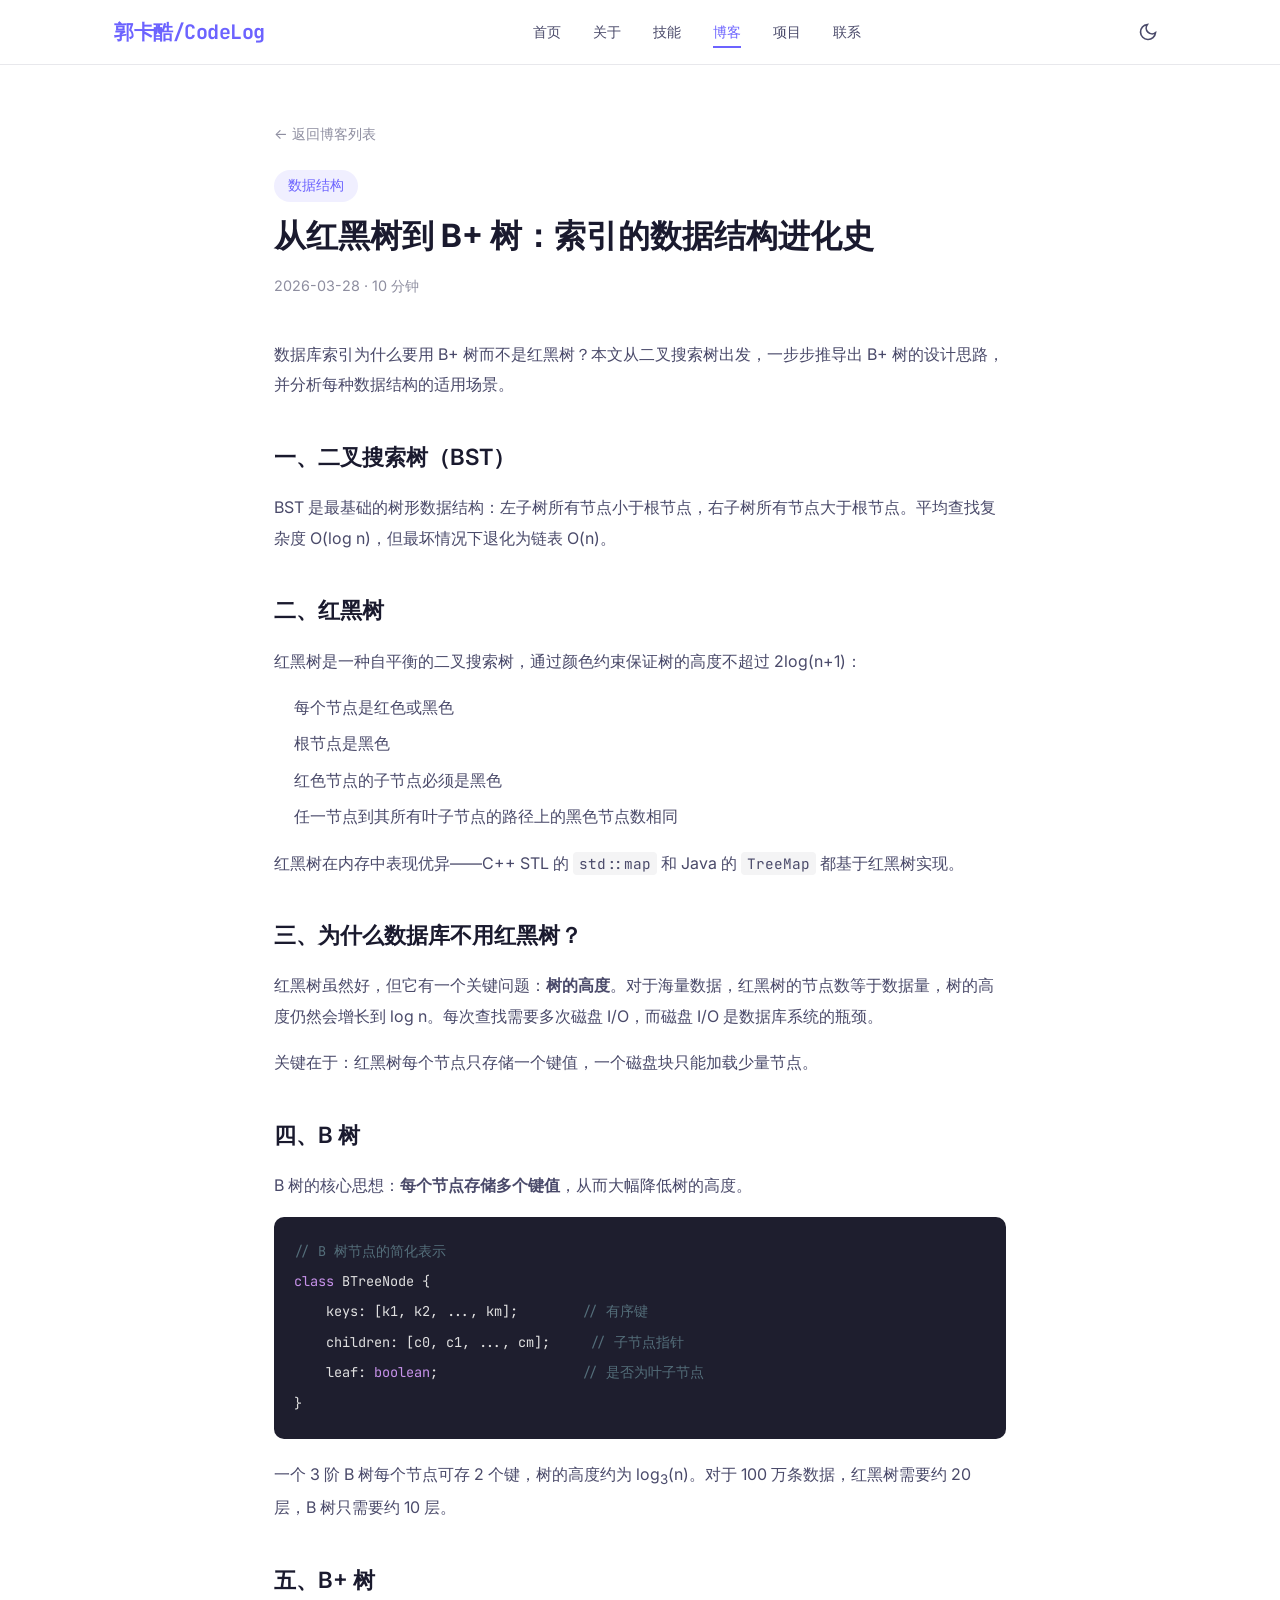
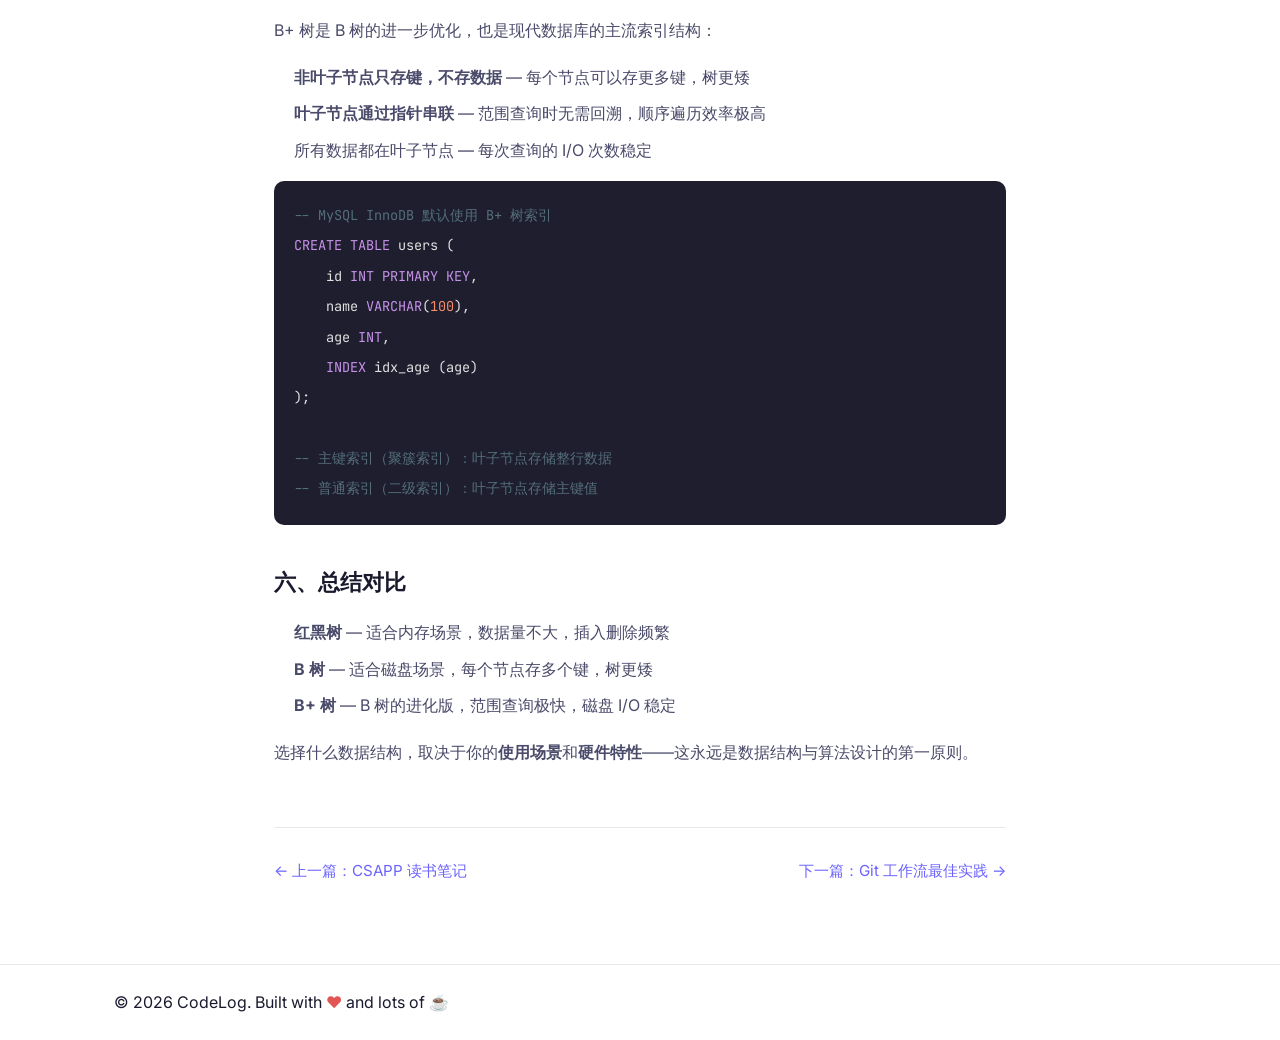
<file: blog/index-data-structures.html>
<!DOCTYPE html>
<html lang="zh-CN" data-theme="light">
<head>
    <meta charset="UTF-8">
    <meta name="viewport" content="width=device-width, initial-scale=1.0">
    <meta name="description" content="从红黑树到 B+ 树：索引的数据结构进化史">
    <title>从红黑树到 B+ 树 | CodeLog</title>
    <link rel="stylesheet" href="../css/style.css">
    <link rel="preconnect" href="https://fonts.googleapis.com">
    <link href="https://fonts.googleapis.com/css2?family=JetBrains+Mono:wght@400;500;700&family=Inter:wght@300;400;500;600;700&display=swap" rel="stylesheet">
    <style>
        .post-detail { padding-top: 120px; padding-bottom: 80px; }
        .post-detail .container { max-width: 780px; margin: 0 auto; }
        .post-header { margin-bottom: 40px; }
        .post-header .post-tag { display: inline-block; background: var(--accent-light); color: var(--accent); padding: 4px 14px; border-radius: 20px; font-size: 0.85rem; font-weight: 500; margin-bottom: 12px; }
        .post-header h1 { font-size: 2rem; font-weight: 700; margin-bottom: 16px; color: var(--text-primary); line-height: 1.4; }
        .post-header .post-meta { color: var(--text-muted); font-size: 0.9rem; }
        .post-content { color: var(--text-secondary); line-height: 1.9; font-size: 1rem; }
        .post-content h2 { font-size: 1.4rem; font-weight: 600; margin-top: 36px; margin-bottom: 14px; color: var(--text-primary); }
        .post-content h3 { font-size: 1.15rem; font-weight: 600; margin-top: 28px; margin-bottom: 10px; color: var(--text-primary); }
        .post-content p { margin-bottom: 16px; }
        .post-content ul { padding-left: 20px; margin-bottom: 16px; }
        .post-content li { margin-bottom: 6px; }
        .post-content li::marker { color: var(--accent); }
        .post-content code { background: var(--bg-code); padding: 2px 6px; border-radius: 4px; font-family: 'JetBrains Mono', monospace; font-size: 0.9em; }
        .post-content pre { background: var(--code-block-bg); border-radius: 10px; padding: 20px; overflow-x: auto; margin-bottom: 20px; }
        .post-content pre code { background: none; padding: 0; color: #e0e0e0; font-size: 0.85rem; }
        .post-content .kw { color: #c792ea; }
        .post-content .fn { color: #82aaff; }
        .post-content .str { color: #c3e88d; }
        .post-content .cm { color: #546e7a; }
        .post-content .num { color: #f78c6c; }
        .back-link { display: inline-flex; align-items: center; gap: 6px; color: var(--text-muted); text-decoration: none; font-size: 0.9rem; margin-bottom: 24px; }
        .back-link:hover { color: var(--accent); }
        .post-nav { display: flex; justify-content: space-between; margin-top: 60px; padding-top: 30px; border-top: 1px solid var(--border); }
        .post-nav a { color: var(--accent); text-decoration: none; font-size: 0.95rem; }
        .post-nav a:hover { text-decoration: underline; }
    </style>
</head>
<body>
    <header class="navbar">
        <div class="container nav-container">
            <a href="../index.html" class="logo">郭卡酷/CodeLog</a>
            <nav class="nav-links" id="navLinks">
                <a href="../index.html#home" class="nav-link">首页</a>
                <a href="../index.html#about" class="nav-link">关于</a>
                <a href="../index.html#skills" class="nav-link">技能</a>
                <a href="../index.html#blog" class="nav-link active">博客</a>
                <a href="../index.html#projects" class="nav-link">项目</a>
                <a href="../index.html#contact" class="nav-link">联系</a>
            </nav>
            <div class="nav-actions">
                <button class="theme-toggle" id="themeToggle" aria-label="切换主题">
                    <svg class="sun-icon" viewBox="0 0 24 24" fill="none" stroke="currentColor" stroke-width="2">
                        <circle cx="12" cy="12" r="5"/><path d="M12 1v2M12 21v2M4.22 4.22l1.42 1.42M18.36 18.36l1.42 1.42M1 12h2M21 12h2M4.22 19.78l1.42-1.42M18.36 5.64l1.42-1.42"/>
                    </svg>
                    <svg class="moon-icon" viewBox="0 0 24 24" fill="none" stroke="currentColor" stroke-width="2">
                        <path d="M21 12.79A9 9 0 1 1 11.21 3 7 7 0 0 0 21 12.79z"/>
                    </svg>
                </button>
            </div>
        </div>
    </header>

    <main class="post-detail">
        <div class="container">
            <a href="../index.html#blog" class="back-link">← 返回博客列表</a>

            <div class="post-header">
                <span class="post-tag">数据结构</span>
                <h1>从红黑树到 B+ 树：索引的数据结构进化史</h1>
                <div class="post-meta">2026-03-28 · 10 分钟</div>
            </div>

            <div class="post-content">
                <p>数据库索引为什么要用 B+ 树而不是红黑树？本文从二叉搜索树出发，一步步推导出 B+ 树的设计思路，并分析每种数据结构的适用场景。</p>

                <h2>一、二叉搜索树（BST）</h2>
                <p>BST 是最基础的树形数据结构：左子树所有节点小于根节点，右子树所有节点大于根节点。平均查找复杂度 O(log n)，但最坏情况下退化为链表 O(n)。</p>

                <h2>二、红黑树</h2>
                <p>红黑树是一种自平衡的二叉搜索树，通过颜色约束保证树的高度不超过 2log(n+1)：</p>
                <ul>
                    <li>每个节点是红色或黑色</li>
                    <li>根节点是黑色</li>
                    <li>红色节点的子节点必须是黑色</li>
                    <li>任一节点到其所有叶子节点的路径上的黑色节点数相同</li>
                </ul>
                <p>红黑树在内存中表现优异——C++ STL 的 <code>std::map</code> 和 Java 的 <code>TreeMap</code> 都基于红黑树实现。</p>

                <h2>三、为什么数据库不用红黑树？</h2>
                <p>红黑树虽然好，但它有一个关键问题：<strong>树的高度</strong>。对于海量数据，红黑树的节点数等于数据量，树的高度仍然会增长到 log n。每次查找需要多次磁盘 I/O，而磁盘 I/O 是数据库系统的瓶颈。</p>

                <p>关键在于：红黑树每个节点只存储一个键值，一个磁盘块只能加载少量节点。</p>

                <h2>四、B 树</h2>
                <p>B 树的核心思想：<strong>每个节点存储多个键值</strong>，从而大幅降低树的高度。</p>
                <pre><code><span class="cm">// B 树节点的简化表示</span>
<span class="kw">class</span> BTreeNode {
    keys: [k1, k2, ..., km];        <span class="cm">// 有序键</span>
    children: [c0, c1, ..., cm];     <span class="cm">// 子节点指针</span>
    leaf: <span class="kw">boolean</span>;                  <span class="cm">// 是否为叶子节点</span>
}</code></pre>

                <p>一个 3 阶 B 树每个节点可存 2 个键，树的高度约为 log<sub>3</sub>(n)。对于 100 万条数据，红黑树需要约 20 层，B 树只需要约 10 层。</p>

                <h2>五、B+ 树</h2>
                <p>B+ 树是 B 树的进一步优化，也是现代数据库的主流索引结构：</p>
                <ul>
                    <li><strong>非叶子节点只存键，不存数据</strong> — 每个节点可以存更多键，树更矮</li>
                    <li><strong>叶子节点通过指针串联</strong> — 范围查询时无需回溯，顺序遍历效率极高</li>
                    <li>所有数据都在叶子节点 — 每次查询的 I/O 次数稳定</li>
                </ul>

                <pre><code><span class="cm">-- MySQL InnoDB 默认使用 B+ 树索引</span>
<span class="kw">CREATE TABLE</span> users (
    id <span class="kw">INT PRIMARY KEY</span>,
    name <span class="kw">VARCHAR</span>(<span class="num">100</span>),
    age <span class="kw">INT</span>,
    <span class="kw">INDEX</span> idx_age (age)
);

<span class="cm">-- 主键索引（聚簇索引）：叶子节点存储整行数据</span>
<span class="cm">-- 普通索引（二级索引）：叶子节点存储主键值</span></code></pre>

                <h2>六、总结对比</h2>
                <ul>
                    <li><strong>红黑树</strong> — 适合内存场景，数据量不大，插入删除频繁</li>
                    <li><strong>B 树</strong> — 适合磁盘场景，每个节点存多个键，树更矮</li>
                    <li><strong>B+ 树</strong> — B 树的进化版，范围查询极快，磁盘 I/O 稳定</li>
                </ul>
                <p>选择什么数据结构，取决于你的<strong>使用场景</strong>和<strong>硬件特性</strong>——这永远是数据结构与算法设计的第一原则。</p>
            </div>

            <div class="post-nav">
                <a href="csapp-notes.html">← 上一篇：CSAPP 读书笔记</a>
                <a href="git-workflow.html">下一篇：Git 工作流最佳实践 →</a>
            </div>
        </div>
    </main>

    <footer class="footer">
        <div class="container">
            <p>&copy; 2026 CodeLog. Built with <span class="heart">♥</span> and lots of ☕</p>
        </div>
    </footer>

    <button class="back-to-top" id="backToTop" aria-label="回到顶部">
        <svg viewBox="0 0 24 24" fill="none" stroke="currentColor" stroke-width="2">
            <path d="M18 15l-6-6-6 6"/>
        </svg>
    </button>

    <script>
        const toggle = document.getElementById('themeToggle');
        const savedTheme = localStorage.getItem('blog-theme') || 'light';
        document.documentElement.setAttribute('data-theme', savedTheme);
        toggle.addEventListener('click', () => {
            const current = document.documentElement.getAttribute('data-theme');
            const next = current === 'light' ? 'dark' : 'light';
            document.documentElement.setAttribute('data-theme', next);
            localStorage.setItem('blog-theme', next);
        });
        const backToTop = document.getElementById('backToTop');
        window.addEventListener('scroll', () => { backToTop.classList.toggle('visible', window.scrollY > 400); });
        backToTop.addEventListener('click', () => { window.scrollTo({ top: 0, behavior: 'smooth' }); });
    </script>
</body>
</html>
</file>
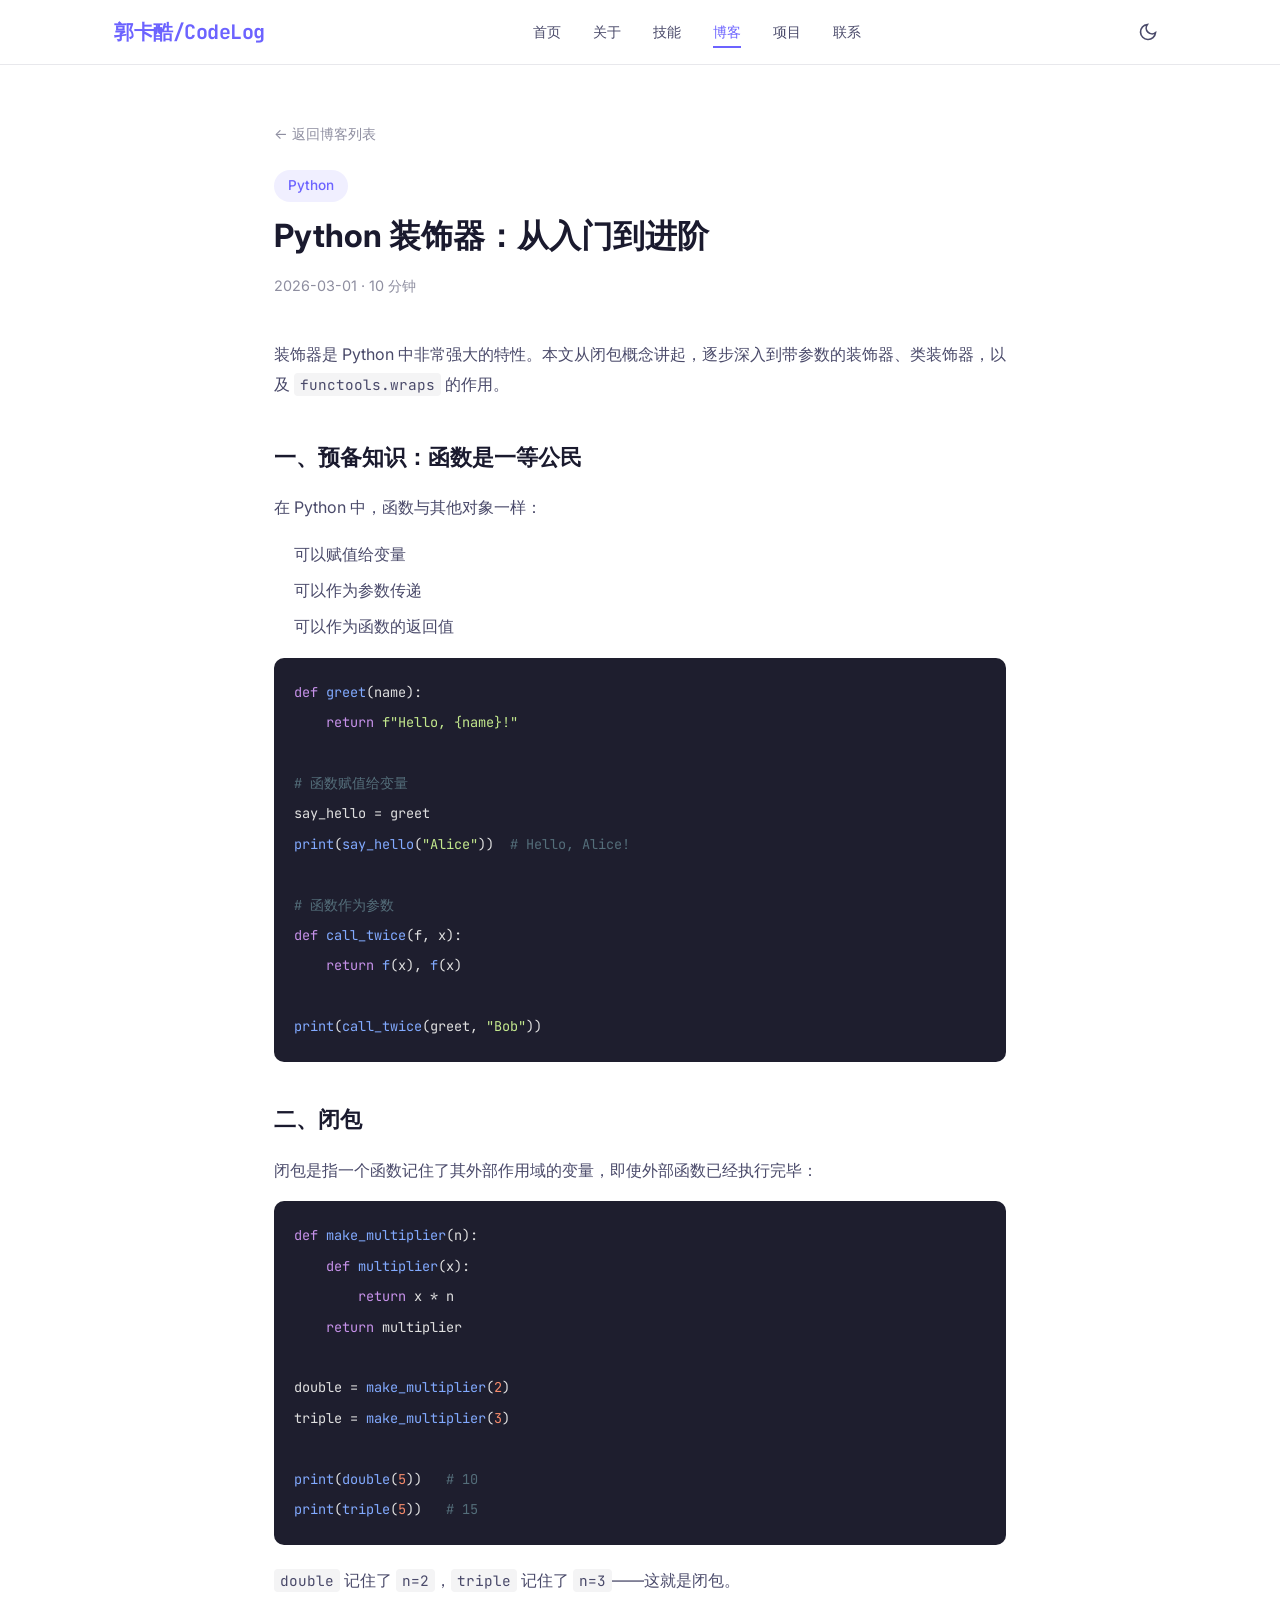
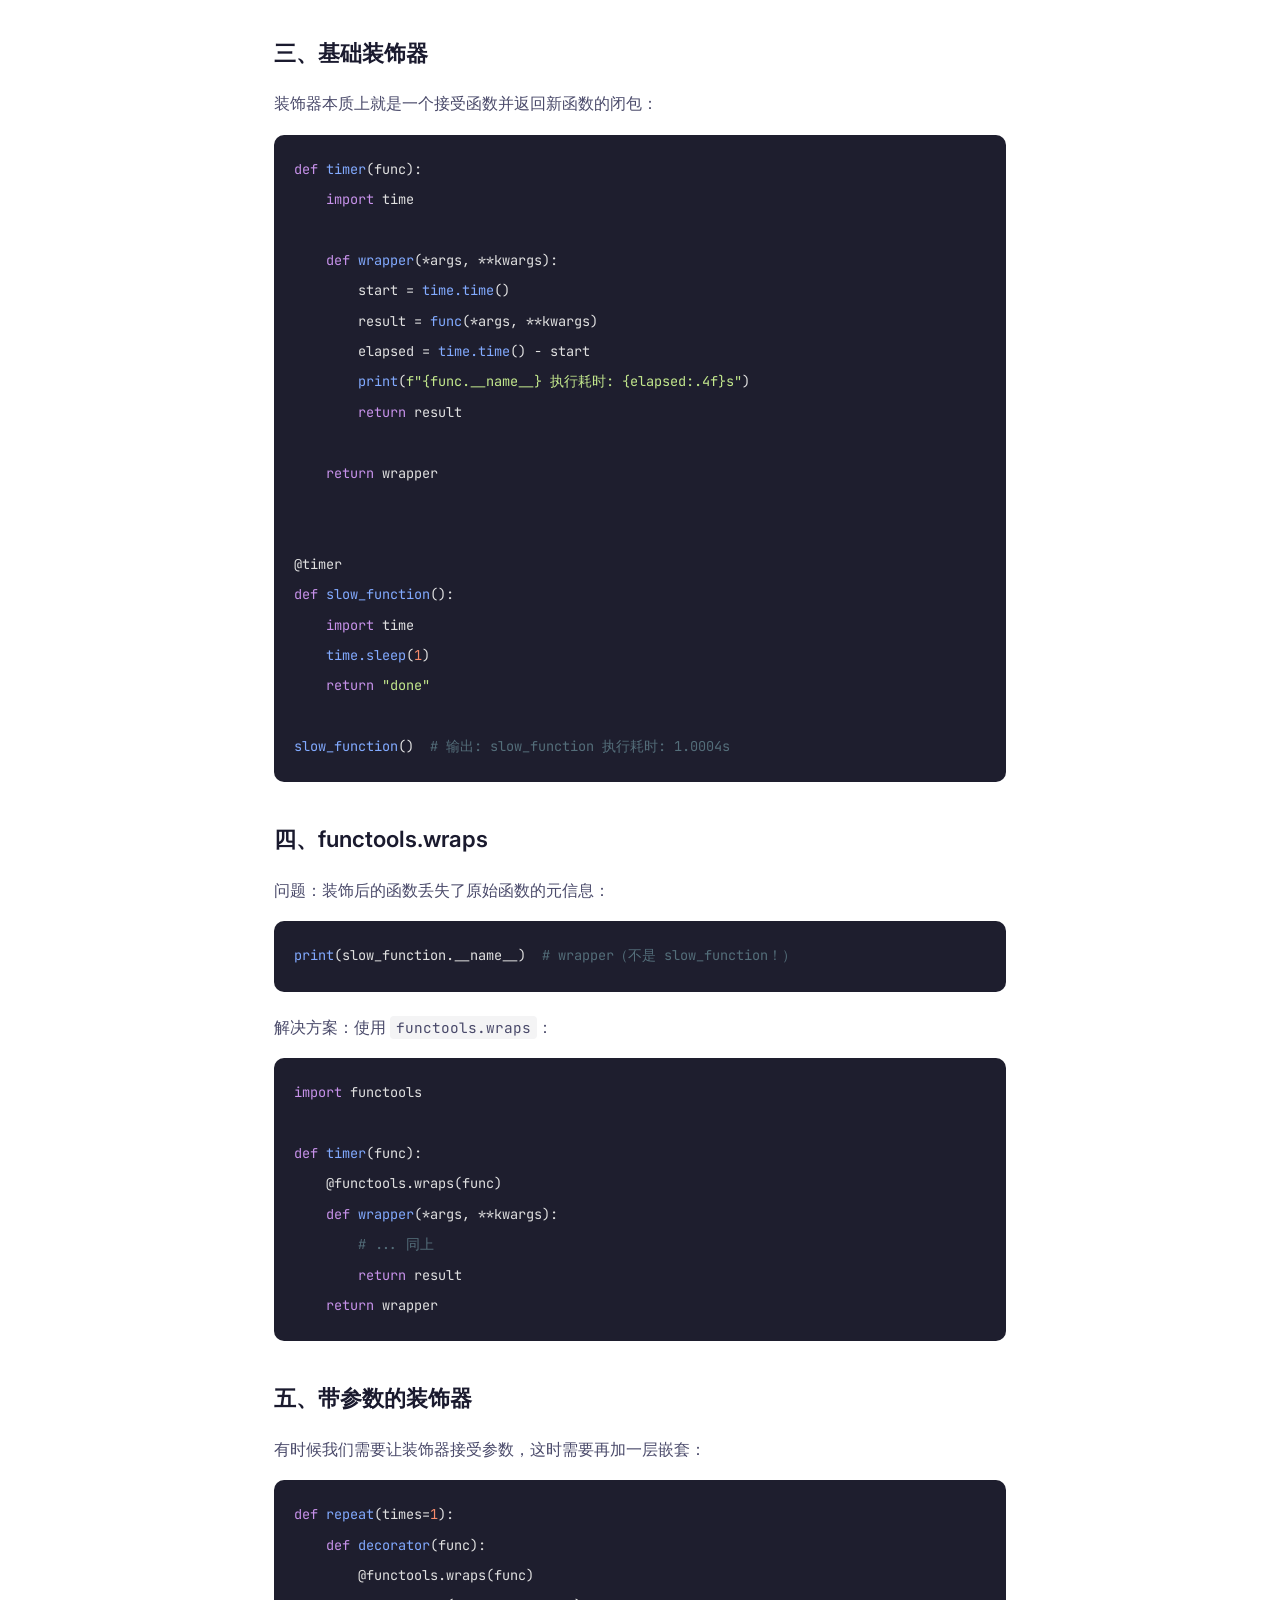
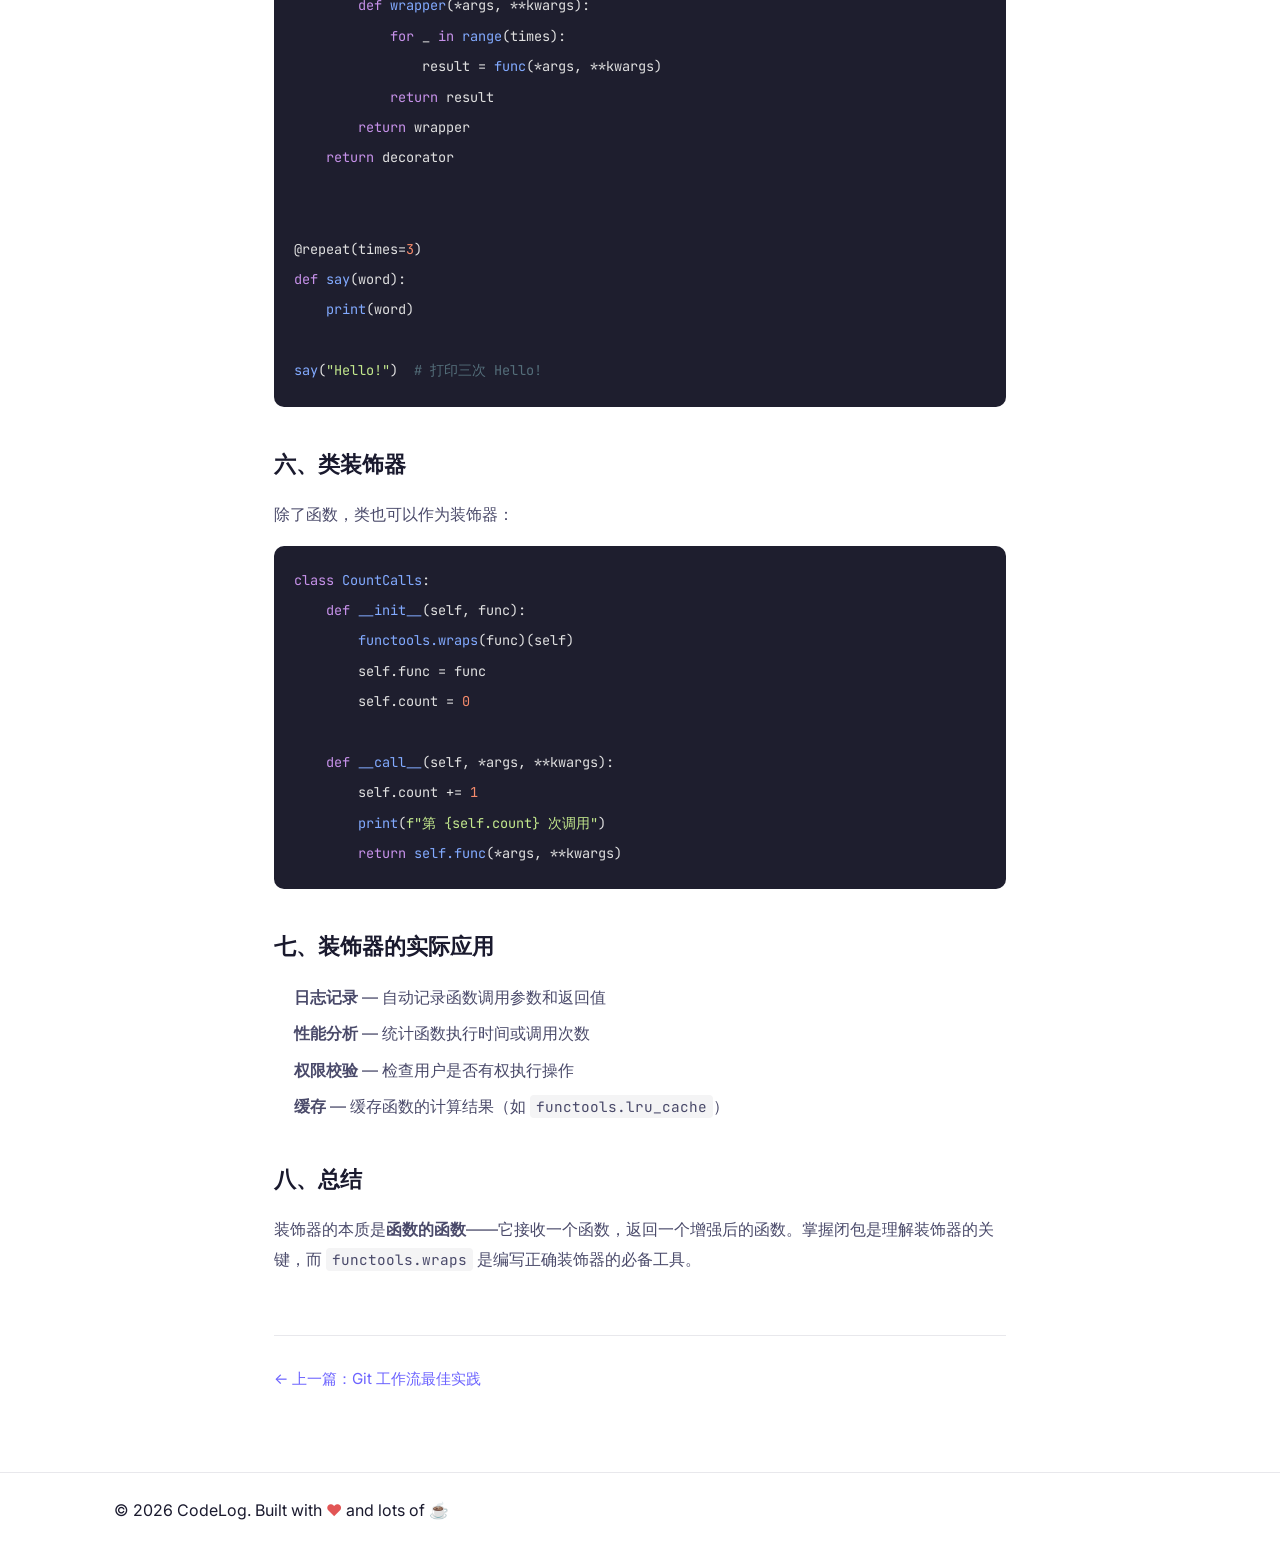
<file: blog/python-decorators.html>
<!DOCTYPE html>
<html lang="zh-CN" data-theme="light">
<head>
    <meta charset="UTF-8">
    <meta name="viewport" content="width=device-width, initial-scale=1.0">
    <meta name="description" content="Python 装饰器：从入门到进阶">
    <title>Python 装饰器：从入门到进阶 | CodeLog</title>
    <link rel="stylesheet" href="../css/style.css">
    <link rel="preconnect" href="https://fonts.googleapis.com">
    <link href="https://fonts.googleapis.com/css2?family=JetBrains+Mono:wght@400;500;700&family=Inter:wght@300;400;500;600;700&display=swap" rel="stylesheet">
    <style>
        .post-detail { padding-top: 120px; padding-bottom: 80px; }
        .post-detail .container { max-width: 780px; margin: 0 auto; }
        .post-header { margin-bottom: 40px; }
        .post-header .post-tag { display: inline-block; background: var(--accent-light); color: var(--accent); padding: 4px 14px; border-radius: 20px; font-size: 0.85rem; font-weight: 500; margin-bottom: 12px; }
        .post-header h1 { font-size: 2rem; font-weight: 700; margin-bottom: 16px; color: var(--text-primary); line-height: 1.4; }
        .post-header .post-meta { color: var(--text-muted); font-size: 0.9rem; }
        .post-content { color: var(--text-secondary); line-height: 1.9; font-size: 1rem; }
        .post-content h2 { font-size: 1.4rem; font-weight: 600; margin-top: 36px; margin-bottom: 14px; color: var(--text-primary); }
        .post-content h3 { font-size: 1.15rem; font-weight: 600; margin-top: 28px; margin-bottom: 10px; color: var(--text-primary); }
        .post-content p { margin-bottom: 16px; }
        .post-content ul { padding-left: 20px; margin-bottom: 16px; }
        .post-content li { margin-bottom: 6px; }
        .post-content li::marker { color: var(--accent); }
        .post-content code { background: var(--bg-code); padding: 2px 6px; border-radius: 4px; font-family: 'JetBrains Mono', monospace; font-size: 0.9em; }
        .post-content pre { background: var(--code-block-bg); border-radius: 10px; padding: 20px; overflow-x: auto; margin-bottom: 20px; }
        .post-content pre code { background: none; padding: 0; color: #e0e0e0; font-size: 0.85rem; }
        .post-content .kw { color: #c792ea; }
        .post-content .fn { color: #82aaff; }
        .post-content .str { color: #c3e88d; }
        .post-content .cm { color: #546e7a; }
        .post-content .num { color: #f78c6c; }
        .back-link { display: inline-flex; align-items: center; gap: 6px; color: var(--text-muted); text-decoration: none; font-size: 0.9rem; margin-bottom: 24px; }
        .back-link:hover { color: var(--accent); }
        .post-nav { display: flex; justify-content: space-between; margin-top: 60px; padding-top: 30px; border-top: 1px solid var(--border); }
        .post-nav a { color: var(--accent); text-decoration: none; font-size: 0.95rem; }
        .post-nav a:hover { text-decoration: underline; }
    </style>
</head>
<body>
    <header class="navbar">
        <div class="container nav-container">
            <a href="../index.html" class="logo">郭卡酷/CodeLog</a>
            <nav class="nav-links" id="navLinks">
                <a href="../index.html#home" class="nav-link">首页</a>
                <a href="../index.html#about" class="nav-link">关于</a>
                <a href="../index.html#skills" class="nav-link">技能</a>
                <a href="../index.html#blog" class="nav-link active">博客</a>
                <a href="../index.html#projects" class="nav-link">项目</a>
                <a href="../index.html#contact" class="nav-link">联系</a>
            </nav>
            <div class="nav-actions">
                <button class="theme-toggle" id="themeToggle" aria-label="切换主题">
                    <svg class="sun-icon" viewBox="0 0 24 24" fill="none" stroke="currentColor" stroke-width="2">
                        <circle cx="12" cy="12" r="5"/><path d="M12 1v2M12 21v2M4.22 4.22l1.42 1.42M18.36 18.36l1.42 1.42M1 12h2M21 12h2M4.22 19.78l1.42-1.42M18.36 5.64l1.42-1.42"/>
                    </svg>
                    <svg class="moon-icon" viewBox="0 0 24 24" fill="none" stroke="currentColor" stroke-width="2">
                        <path d="M21 12.79A9 9 0 1 1 11.21 3 7 7 0 0 0 21 12.79z"/>
                    </svg>
                </button>
            </div>
        </div>
    </header>

    <main class="post-detail">
        <div class="container">
            <a href="../index.html#blog" class="back-link">← 返回博客列表</a>

            <div class="post-header">
                <span class="post-tag">Python</span>
                <h1>Python 装饰器：从入门到进阶</h1>
                <div class="post-meta">2026-03-01 · 10 分钟</div>
            </div>

            <div class="post-content">
                <p>装饰器是 Python 中非常强大的特性。本文从闭包概念讲起，逐步深入到带参数的装饰器、类装饰器，以及 <code>functools.wraps</code> 的作用。</p>

                <h2>一、预备知识：函数是一等公民</h2>
                <p>在 Python 中，函数与其他对象一样：</p>
                <ul>
                    <li>可以赋值给变量</li>
                    <li>可以作为参数传递</li>
                    <li>可以作为函数的返回值</li>
                </ul>

                <pre><code><span class="kw">def</span> <span class="fn">greet</span>(name):
    <span class="kw">return</span> <span class="str">f"Hello, {name}!"</span>

<span class="cm"># 函数赋值给变量</span>
say_hello = greet
<span class="fn">print</span>(<span class="fn">say_hello</span>(<span class="str">"Alice"</span>))  <span class="cm"># Hello, Alice!</span>

<span class="cm"># 函数作为参数</span>
<span class="kw">def</span> <span class="fn">call_twice</span>(f, x):
    <span class="kw">return</span> <span class="fn">f</span>(x), <span class="fn">f</span>(x)

<span class="fn">print</span>(<span class="fn">call_twice</span>(greet, <span class="str">"Bob"</span>))</code></pre>

                <h2>二、闭包</h2>
                <p>闭包是指一个函数记住了其外部作用域的变量，即使外部函数已经执行完毕：</p>
                <pre><code><span class="kw">def</span> <span class="fn">make_multiplier</span>(n):
    <span class="kw">def</span> <span class="fn">multiplier</span>(x):
        <span class="kw">return</span> x * n
    <span class="kw">return</span> multiplier

double = <span class="fn">make_multiplier</span>(<span class="num">2</span>)
triple = <span class="fn">make_multiplier</span>(<span class="num">3</span>)

<span class="fn">print</span>(<span class="fn">double</span>(<span class="num">5</span>))   <span class="cm"># 10</span>
<span class="fn">print</span>(<span class="fn">triple</span>(<span class="num">5</span>))   <span class="cm"># 15</span></code></pre>

                <p><code>double</code> 记住了 <code>n=2</code>，<code>triple</code> 记住了 <code>n=3</code>——这就是闭包。</p>

                <h2>三、基础装饰器</h2>
                <p>装饰器本质上就是一个接受函数并返回新函数的闭包：</p>

                <pre><code><span class="kw">def</span> <span class="fn">timer</span>(func):
    <span class="kw">import</span> time

    <span class="kw">def</span> <span class="fn">wrapper</span>(*args, **kwargs):
        start = <span class="fn">time.time</span>()
        result = <span class="fn">func</span>(*args, **kwargs)
        elapsed = <span class="fn">time.time</span>() - start
        <span class="fn">print</span>(<span class="str">f"{func.__name__} 执行耗时: {elapsed:.4f}s"</span>)
        <span class="kw">return</span> result

    <span class="kw">return</span> wrapper


<span class="nd">@timer</span>
<span class="kw">def</span> <span class="fn">slow_function</span>():
    <span class="kw">import</span> time
    <span class="fn">time.sleep</span>(<span class="num">1</span>)
    <span class="kw">return</span> <span class="str">"done"</span>

<span class="fn">slow_function</span>()  <span class="cm"># 输出: slow_function 执行耗时: 1.0004s</span></code></pre>

                <h2>四、functools.wraps</h2>
                <p>问题：装饰后的函数丢失了原始函数的元信息：</p>

                <pre><code><span class="fn">print</span>(slow_function.__name__)  <span class="cm"># wrapper（不是 slow_function！）</span></code></pre>

                <p>解决方案：使用 <code>functools.wraps</code>：</p>

                <pre><code><span class="kw">import</span> functools

<span class="kw">def</span> <span class="fn">timer</span>(func):
    <span class="nd">@functools.wraps</span>(func)
    <span class="kw">def</span> <span class="fn">wrapper</span>(*args, **kwargs):
        <span class="cm"># ... 同上</span>
        <span class="kw">return</span> result
    <span class="kw">return</span> wrapper</code></pre>

                <h2>五、带参数的装饰器</h2>
                <p>有时候我们需要让装饰器接受参数，这时需要再加一层嵌套：</p>

                <pre><code><span class="kw">def</span> <span class="fn">repeat</span>(times=<span class="num">1</span>):
    <span class="kw">def</span> <span class="fn">decorator</span>(func):
        <span class="nd">@functools.wraps</span>(func)
        <span class="kw">def</span> <span class="fn">wrapper</span>(*args, **kwargs):
            <span class="kw">for</span> _ <span class="kw">in</span> <span class="fn">range</span>(times):
                result = <span class="fn">func</span>(*args, **kwargs)
            <span class="kw">return</span> result
        <span class="kw">return</span> wrapper
    <span class="kw">return</span> decorator


<span class="nd">@repeat</span>(times=<span class="num">3</span>)
<span class="kw">def</span> <span class="fn">say</span>(word):
    <span class="fn">print</span>(word)

<span class="fn">say</span>(<span class="str">"Hello!"</span>)  <span class="cm"># 打印三次 Hello!</span></code></pre>

                <h2>六、类装饰器</h2>
                <p>除了函数，类也可以作为装饰器：</p>

                <pre><code><span class="kw">class</span> <span class="fn">CountCalls</span>:
    <span class="kw">def</span> <span class="fn">__init__</span>(self, func):
        <span class="fn">functools.wraps</span>(func)(self)
        self.func = func
        self.count = <span class="num">0</span>

    <span class="kw">def</span> <span class="fn">__call__</span>(self, *args, **kwargs):
        self.count += <span class="num">1</span>
        <span class="fn">print</span>(<span class="str">f"第 {self.count} 次调用"</span>)
        <span class="kw">return</span> <span class="fn">self.func</span>(*args, **kwargs)</code></pre>

                <h2>七、装饰器的实际应用</h2>
                <ul>
                    <li><strong>日志记录</strong> — 自动记录函数调用参数和返回值</li>
                    <li><strong>性能分析</strong> — 统计函数执行时间或调用次数</li>
                    <li><strong>权限校验</strong> — 检查用户是否有权执行操作</li>
                    <li><strong>缓存</strong> — 缓存函数的计算结果（如 <code>functools.lru_cache</code>）</li>
                </ul>

                <h2>八、总结</h2>
                <p>装饰器的本质是<strong>函数的函数</strong>——它接收一个函数，返回一个增强后的函数。掌握闭包是理解装饰器的关键，而 <code>functools.wraps</code> 是编写正确装饰器的必备工具。</p>
            </div>

            <div class="post-nav">
                <a href="git-workflow.html">← 上一篇：Git 工作流最佳实践</a>
                <span></span>
            </div>
        </div>
    </main>

    <footer class="footer">
        <div class="container">
            <p>&copy; 2026 CodeLog. Built with <span class="heart">♥</span> and lots of ☕</p>
        </div>
    </footer>

    <button class="back-to-top" id="backToTop" aria-label="回到顶部">
        <svg viewBox="0 0 24 24" fill="none" stroke="currentColor" stroke-width="2">
            <path d="M18 15l-6-6-6 6"/>
        </svg>
    </button>

    <script>
        const toggle = document.getElementById('themeToggle');
        const savedTheme = localStorage.getItem('blog-theme') || 'light';
        document.documentElement.setAttribute('data-theme', savedTheme);
        toggle.addEventListener('click', () => {
            const current = document.documentElement.getAttribute('data-theme');
            const next = current === 'light' ? 'dark' : 'light';
            document.documentElement.setAttribute('data-theme', next);
            localStorage.setItem('blog-theme', next);
        });
        const backToTop = document.getElementById('backToTop');
        window.addEventListener('scroll', () => { backToTop.classList.toggle('visible', window.scrollY > 400); });
        backToTop.addEventListener('click', () => { window.scrollTo({ top: 0, behavior: 'smooth' }); });
    </script>
</body>
</html>
</file>
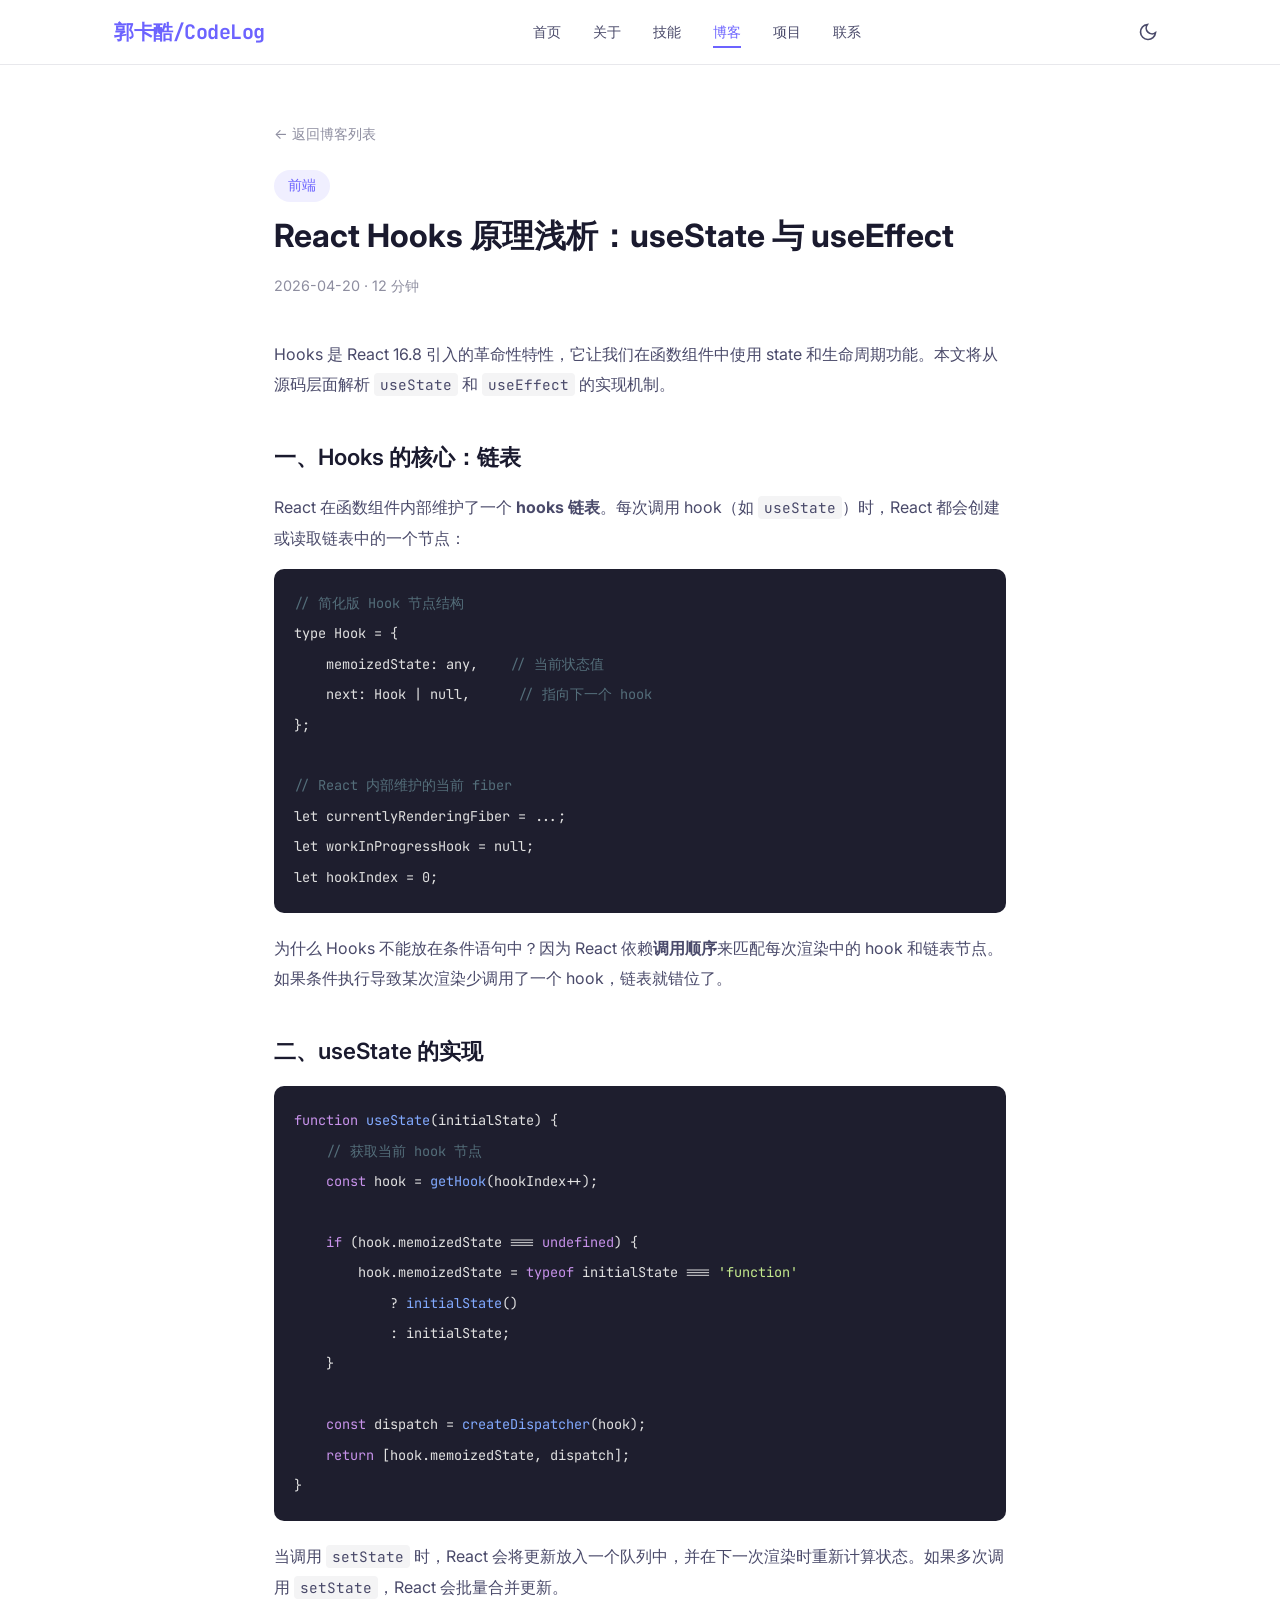
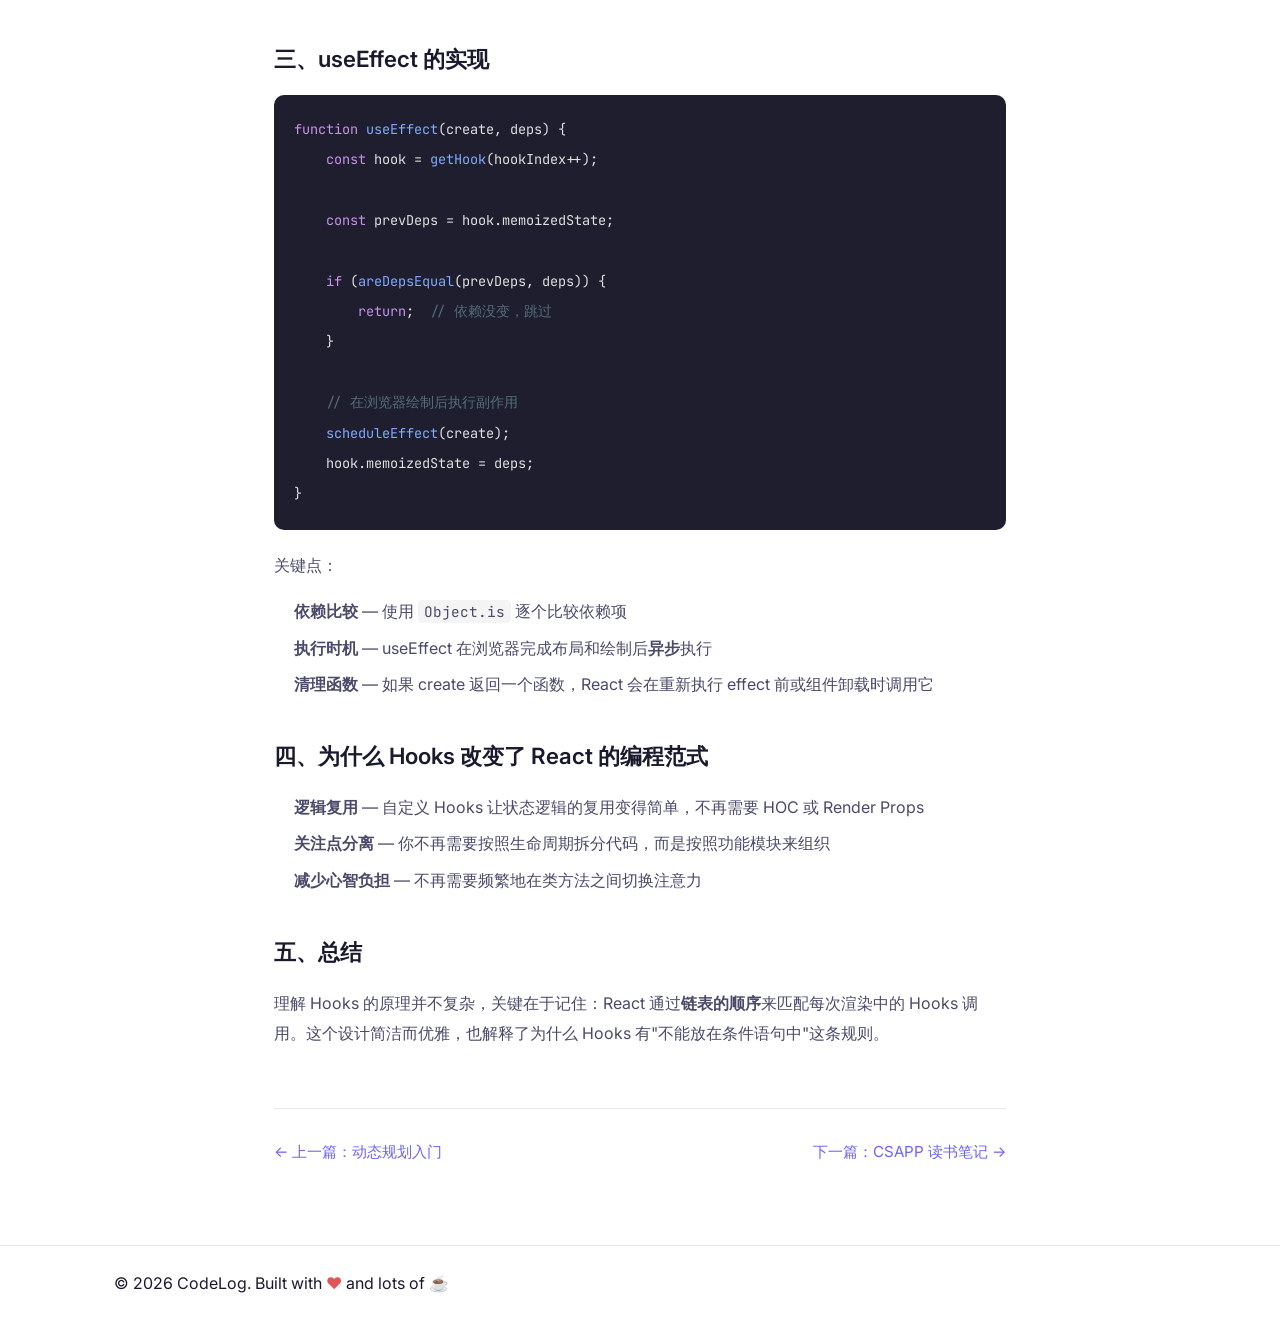
<file: blog/react-hooks.html>
<!DOCTYPE html>
<html lang="zh-CN" data-theme="light">
<head>
    <meta charset="UTF-8">
    <meta name="viewport" content="width=device-width, initial-scale=1.0">
    <meta name="description" content="React Hooks 原理浅析：useState 与 useEffect">
    <title>React Hooks 原理浅析 | CodeLog</title>
    <link rel="stylesheet" href="../css/style.css">
    <link rel="preconnect" href="https://fonts.googleapis.com">
    <link href="https://fonts.googleapis.com/css2?family=JetBrains+Mono:wght@400;500;700&family=Inter:wght@300;400;500;600;700&display=swap" rel="stylesheet">
    <style>
        .post-detail { padding-top: 120px; padding-bottom: 80px; }
        .post-detail .container { max-width: 780px; margin: 0 auto; }
        .post-header { margin-bottom: 40px; }
        .post-header .post-tag { display: inline-block; background: var(--accent-light); color: var(--accent); padding: 4px 14px; border-radius: 20px; font-size: 0.85rem; font-weight: 500; margin-bottom: 12px; }
        .post-header h1 { font-size: 2rem; font-weight: 700; margin-bottom: 16px; color: var(--text-primary); line-height: 1.4; }
        .post-header .post-meta { color: var(--text-muted); font-size: 0.9rem; }
        .post-content { color: var(--text-secondary); line-height: 1.9; font-size: 1rem; }
        .post-content h2 { font-size: 1.4rem; font-weight: 600; margin-top: 36px; margin-bottom: 14px; color: var(--text-primary); }
        .post-content h3 { font-size: 1.15rem; font-weight: 600; margin-top: 28px; margin-bottom: 10px; color: var(--text-primary); }
        .post-content p { margin-bottom: 16px; }
        .post-content ul { padding-left: 20px; margin-bottom: 16px; }
        .post-content li { margin-bottom: 6px; }
        .post-content li::marker { color: var(--accent); }
        .post-content code { background: var(--bg-code); padding: 2px 6px; border-radius: 4px; font-family: 'JetBrains Mono', monospace; font-size: 0.9em; }
        .post-content pre { background: var(--code-block-bg); border-radius: 10px; padding: 20px; overflow-x: auto; margin-bottom: 20px; }
        .post-content pre code { background: none; padding: 0; color: #e0e0e0; font-size: 0.85rem; }
        .post-content .kw { color: #c792ea; }
        .post-content .fn { color: #82aaff; }
        .post-content .str { color: #c3e88d; }
        .post-content .cm { color: #546e7a; }
        .post-content .num { color: #f78c6c; }
        .post-content .at { color: #f07178; }
        .back-link { display: inline-flex; align-items: center; gap: 6px; color: var(--text-muted); text-decoration: none; font-size: 0.9rem; margin-bottom: 24px; }
        .back-link:hover { color: var(--accent); }
        .post-nav { display: flex; justify-content: space-between; margin-top: 60px; padding-top: 30px; border-top: 1px solid var(--border); }
        .post-nav a { color: var(--accent); text-decoration: none; font-size: 0.95rem; }
        .post-nav a:hover { text-decoration: underline; }
    </style>
</head>
<body>
    <header class="navbar">
        <div class="container nav-container">
            <a href="../index.html" class="logo">郭卡酷/CodeLog</a>
            <nav class="nav-links" id="navLinks">
                <a href="../index.html#home" class="nav-link">首页</a>
                <a href="../index.html#about" class="nav-link">关于</a>
                <a href="../index.html#skills" class="nav-link">技能</a>
                <a href="../index.html#blog" class="nav-link active">博客</a>
                <a href="../index.html#projects" class="nav-link">项目</a>
                <a href="../index.html#contact" class="nav-link">联系</a>
            </nav>
            <div class="nav-actions">
                <button class="theme-toggle" id="themeToggle" aria-label="切换主题">
                    <svg class="sun-icon" viewBox="0 0 24 24" fill="none" stroke="currentColor" stroke-width="2">
                        <circle cx="12" cy="12" r="5"/><path d="M12 1v2M12 21v2M4.22 4.22l1.42 1.42M18.36 18.36l1.42 1.42M1 12h2M21 12h2M4.22 19.78l1.42-1.42M18.36 5.64l1.42-1.42"/>
                    </svg>
                    <svg class="moon-icon" viewBox="0 0 24 24" fill="none" stroke="currentColor" stroke-width="2">
                        <path d="M21 12.79A9 9 0 1 1 11.21 3 7 7 0 0 0 21 12.79z"/>
                    </svg>
                </button>
            </div>
        </div>
    </header>

    <main class="post-detail">
        <div class="container">
            <a href="../index.html#blog" class="back-link">← 返回博客列表</a>

            <div class="post-header">
                <span class="post-tag">前端</span>
                <h1>React Hooks 原理浅析：useState 与 useEffect</h1>
                <div class="post-meta">2026-04-20 · 12 分钟</div>
            </div>

            <div class="post-content">
                <p>Hooks 是 React 16.8 引入的革命性特性，它让我们在函数组件中使用 state 和生命周期功能。本文将从源码层面解析 <code>useState</code> 和 <code>useEffect</code> 的实现机制。</p>

                <h2>一、Hooks 的核心：链表</h2>
                <p>React 在函数组件内部维护了一个 <strong>hooks 链表</strong>。每次调用 hook（如 <code>useState</code>）时，React 都会创建或读取链表中的一个节点：</p>
                <pre><code><span class="cm">// 简化版 Hook 节点结构</span>
type Hook = {
    memoizedState: any,    <span class="cm">// 当前状态值</span>
    next: Hook | null,      <span class="cm">// 指向下一个 hook</span>
};

<span class="cm">// React 内部维护的当前 fiber</span>
let currentlyRenderingFiber = ...;
let workInProgressHook = null;
let hookIndex = 0;</code></pre>

                <p>为什么 Hooks 不能放在条件语句中？因为 React 依赖<strong>调用顺序</strong>来匹配每次渲染中的 hook 和链表节点。如果条件执行导致某次渲染少调用了一个 hook，链表就错位了。</p>

                <h2>二、useState 的实现</h2>
                <pre><code><span class="kw">function</span> <span class="fn">useState</span>(initialState) {
    <span class="cm">// 获取当前 hook 节点</span>
    <span class="kw">const</span> hook = <span class="fn">getHook</span>(hookIndex++);

    <span class="kw">if</span> (hook.memoizedState === <span class="kw">undefined</span>) {
        hook.memoizedState = <span class="kw">typeof</span> initialState === <span class="str">'function'</span>
            ? <span class="fn">initialState</span>()
            : initialState;
    }

    <span class="kw">const</span> dispatch = <span class="fn">createDispatcher</span>(hook);
    <span class="kw">return</span> [hook.memoizedState, dispatch];
}</code></pre>

                <p>当调用 <code>setState</code> 时，React 会将更新放入一个队列中，并在下一次渲染时重新计算状态。如果多次调用 <code>setState</code>，React 会批量合并更新。</p>

                <h2>三、useEffect 的实现</h2>
                <pre><code><span class="kw">function</span> <span class="fn">useEffect</span>(create, deps) {
    <span class="kw">const</span> hook = <span class="fn">getHook</span>(hookIndex++);

    <span class="kw">const</span> prevDeps = hook.memoizedState;

    <span class="kw">if</span> (<span class="fn">areDepsEqual</span>(prevDeps, deps)) {
        <span class="kw">return</span>;  <span class="cm">// 依赖没变，跳过</span>
    }

    <span class="cm">// 在浏览器绘制后执行副作用</span>
    <span class="fn">scheduleEffect</span>(create);
    hook.memoizedState = deps;
}</code></pre>

                <p>关键点：</p>
                <ul>
                    <li><strong>依赖比较</strong> — 使用 <code>Object.is</code> 逐个比较依赖项</li>
                    <li><strong>执行时机</strong> — useEffect 在浏览器完成布局和绘制后<strong>异步</strong>执行</li>
                    <li><strong>清理函数</strong> — 如果 create 返回一个函数，React 会在重新执行 effect 前或组件卸载时调用它</li>
                </ul>

                <h2>四、为什么 Hooks 改变了 React 的编程范式</h2>
                <ul>
                    <li><strong>逻辑复用</strong> — 自定义 Hooks 让状态逻辑的复用变得简单，不再需要 HOC 或 Render Props</li>
                    <li><strong>关注点分离</strong> — 你不再需要按照生命周期拆分代码，而是按照功能模块来组织</li>
                    <li><strong>减少心智负担</strong> — 不再需要频繁地在类方法之间切换注意力</li>
                </ul>

                <h2>五、总结</h2>
                <p>理解 Hooks 的原理并不复杂，关键在于记住：React 通过<strong>链表的顺序</strong>来匹配每次渲染中的 Hooks 调用。这个设计简洁而优雅，也解释了为什么 Hooks 有"不能放在条件语句中"这条规则。</p>
            </div>

            <div class="post-nav">
                <a href="dp-intro.html">← 上一篇：动态规划入门</a>
                <a href="csapp-notes.html">下一篇：CSAPP 读书笔记 →</a>
            </div>
        </div>
    </main>

    <footer class="footer">
        <div class="container">
            <p>&copy; 2026 CodeLog. Built with <span class="heart">♥</span> and lots of ☕</p>
        </div>
    </footer>

    <button class="back-to-top" id="backToTop" aria-label="回到顶部">
        <svg viewBox="0 0 24 24" fill="none" stroke="currentColor" stroke-width="2">
            <path d="M18 15l-6-6-6 6"/>
        </svg>
    </button>

    <script>
        const toggle = document.getElementById('themeToggle');
        const savedTheme = localStorage.getItem('blog-theme') || 'light';
        document.documentElement.setAttribute('data-theme', savedTheme);
        toggle.addEventListener('click', () => {
            const current = document.documentElement.getAttribute('data-theme');
            const next = current === 'light' ? 'dark' : 'light';
            document.documentElement.setAttribute('data-theme', next);
            localStorage.setItem('blog-theme', next);
        });
        const backToTop = document.getElementById('backToTop');
        window.addEventListener('scroll', () => { backToTop.classList.toggle('visible', window.scrollY > 400); });
        backToTop.addEventListener('click', () => { window.scrollTo({ top: 0, behavior: 'smooth' }); });
    </script>
</body>
</html>
</file>
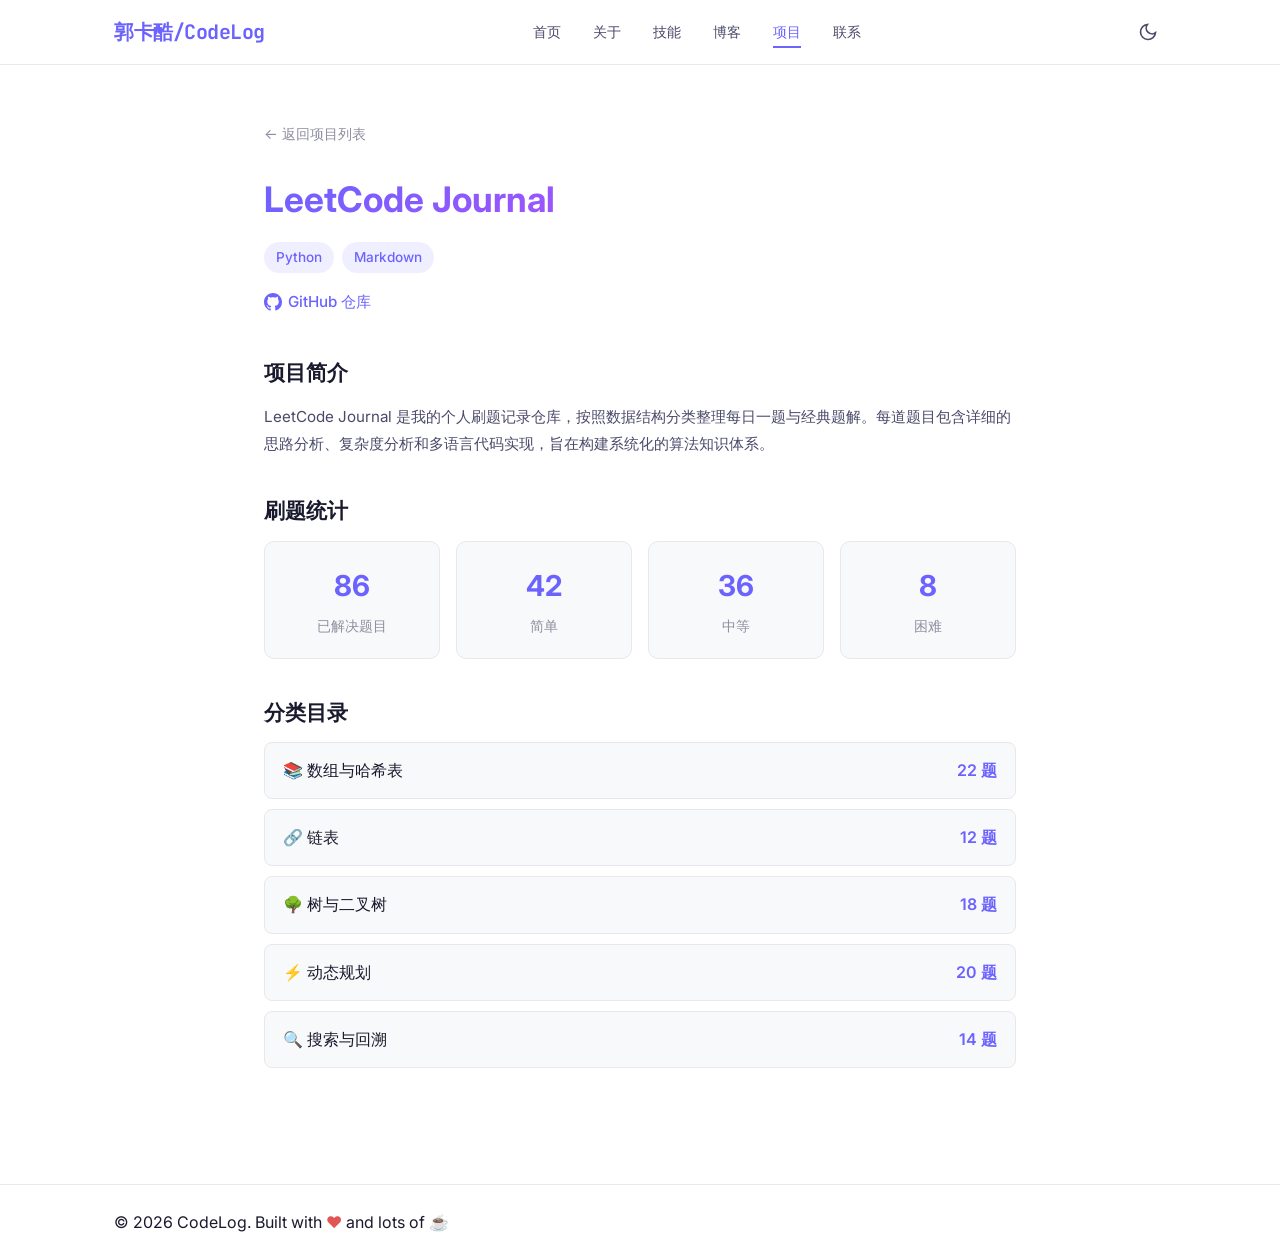
<file: projects/leetcode-journal.html>
<!DOCTYPE html>
<html lang="zh-CN" data-theme="light">
<head>
    <meta charset="UTF-8">
    <meta name="viewport" content="width=device-width, initial-scale=1.0">
    <meta name="description" content="LeetCode Journal - 刷题记录与题解汇总">
    <title>LeetCode Journal | CodeLog</title>
    <link rel="stylesheet" href="../css/style.css">
    <link rel="preconnect" href="https://fonts.googleapis.com">
    <link href="https://fonts.googleapis.com/css2?family=JetBrains+Mono:wght@400;500;700&family=Inter:wght@300;400;500;600;700&display=swap" rel="stylesheet">
    <style>
        .project-detail { padding-top: 120px; padding-bottom: 80px; }
        .project-detail .container { max-width: 800px; margin: 0 auto; }
        .project-detail-header { margin-bottom: 40px; }
        .project-detail-header h1 { font-size: 2.2rem; font-weight: 700; margin-bottom: 12px; background: var(--gradient-1); -webkit-background-clip: text; -webkit-text-fill-color: transparent; background-clip: text; }
        .project-detail-header .tech-stack { display: flex; flex-wrap: wrap; gap: 8px; margin-bottom: 16px; }
        .project-detail-header .tech-stack span { background: var(--accent-light); color: var(--accent); padding: 4px 12px; border-radius: 20px; font-size: 0.85rem; font-weight: 500; }
        .project-detail-header .links { display: flex; gap: 16px; }
        .project-detail-header .links a { display: inline-flex; align-items: center; gap: 6px; color: var(--accent); text-decoration: none; font-weight: 500; font-size: 0.95rem; }
        .project-detail-header .links a:hover { text-decoration: underline; }
        .project-detail section { margin-bottom: 36px; }
        .project-detail section h2 { font-size: 1.3rem; font-weight: 600; margin-bottom: 12px; color: var(--text-primary); }
        .project-detail section p, .project-detail section li { color: var(--text-secondary); line-height: 1.8; font-size: 0.95rem; }
        .project-detail section ul { padding-left: 20px; }
        .project-detail section li { margin-bottom: 6px; }
        .project-detail section li::marker { color: var(--accent); }
        .stats-row { display: flex; gap: 16px; margin-bottom: 24px; }
        .stat-box { flex: 1; text-align: center; background: var(--bg-secondary); border-radius: 10px; padding: 20px; border: 1px solid var(--border); }
        .stat-box .num { font-size: 1.8rem; font-weight: 700; color: var(--accent); }
        .stat-box .label { font-size: 0.85rem; color: var(--text-muted); margin-top: 4px; }
        .category-list { display: flex; flex-direction: column; gap: 10px; }
        .category-item { display: flex; justify-content: space-between; align-items: center; background: var(--bg-secondary); border-radius: 8px; padding: 14px 18px; border: 1px solid var(--border); }
        .category-item .name { font-weight: 500; color: var(--text-primary); }
        .category-item .count { color: var(--accent); font-weight: 600; }
        .code-block-demo { background: var(--code-block-bg); border-radius: 10px; padding: 20px; overflow-x: auto; }
        .code-block-demo pre { margin: 0; }
        .code-block-demo code { font-family: 'JetBrains Mono', monospace; font-size: 0.85rem; color: #e0e0e0; }
        .code-block-demo .kw { color: #c792ea; }
        .code-block-demo .fn { color: #82aaff; }
        .code-block-demo .str { color: #c3e88d; }
        .code-block-demo .cm { color: #546e7a; }
        .code-block-demo .num { color: #f78c6c; }
        .back-link { display: inline-flex; align-items: center; gap: 6px; color: var(--text-muted); text-decoration: none; font-size: 0.9rem; margin-bottom: 24px; }
        .back-link:hover { color: var(--accent); }
        @media (max-width: 640px) { .stats-row { flex-direction: column; } }
    </style>
</head>
<body>
    <header class="navbar">
        <div class="container nav-container">
            <a href="../index.html" class="logo">郭卡酷/CodeLog</a>
            <nav class="nav-links" id="navLinks">
                <a href="../index.html#home" class="nav-link">首页</a>
                <a href="../index.html#about" class="nav-link">关于</a>
                <a href="../index.html#skills" class="nav-link">技能</a>
                <a href="../index.html#blog" class="nav-link">博客</a>
                <a href="../index.html#projects" class="nav-link active">项目</a>
                <a href="../index.html#contact" class="nav-link">联系</a>
            </nav>
            <div class="nav-actions">
                <button class="theme-toggle" id="themeToggle" aria-label="切换主题">
                    <svg class="sun-icon" viewBox="0 0 24 24" fill="none" stroke="currentColor" stroke-width="2"><circle cx="12" cy="12" r="5"/><path d="M12 1v2M12 21v2M4.22 4.22l1.42 1.42M18.36 18.36l1.42 1.42M1 12h2M21 12h2M4.22 19.78l1.42-1.42M18.36 5.64l1.42-1.42"/></svg>
                    <svg class="moon-icon" viewBox="0 0 24 24" fill="none" stroke="currentColor" stroke-width="2"><path d="M21 12.79A9 9 0 1 1 11.21 3 7 7 0 0 0 21 12.79z"/></svg>
                </button>
            </div>
        </div>
    </header>
    <main class="project-detail">
        <div class="container">
            <a href="../index.html#projects" class="back-link">← 返回项目列表</a>
            <div class="project-detail-header">
                <h1>LeetCode Journal</h1>
                <div class="tech-stack"><span>Python</span><span>Markdown</span></div>
                <div class="links">
                    <a href="https://github.com/guokaku417" target="_blank">
                        <svg viewBox="0 0 24 24" width="18" height="18" fill="currentColor"><path d="M12 0C5.37 0 0 5.37 0 12c0 5.31 3.435 9.795 8.205 11.385.6.105.825-.255.825-.57 0-.285-.015-1.23-.015-2.235-3.015.555-3.795-.735-4.035-1.41-.135-.345-.72-1.41-1.23-1.695-.42-.225-1.02-.78-.015-.795.945-.015 1.62.87 1.845 1.23 1.08 1.815 2.805 1.305 3.495.99.105-.78.42-1.305.765-1.605-2.67-.3-5.46-1.335-5.46-5.925 0-1.305.465-2.385 1.23-3.225-.12-.3-.54-1.53.12-3.18 0 0 1.005-.315 3.3 1.23.96-.27 1.98-.405 3-.405s2.04.135 3 .405c2.295-1.56 3.3-1.23 3.3-1.23.66 1.65.24 2.88.12 3.18.765.84 1.23 1.905 1.23 3.225 0 4.605-2.805 5.625-5.475 5.925.435.375.81 1.095.81 2.22 0 1.605-.015 2.895-.015 3.3 0 .315.225.69.825.57A12.02 12.02 0 0 0 24 12c0-6.63-5.37-12-12-12z"/></svg>
                        GitHub 仓库
                    </a>
                </div>
            </div>
            <section>
                <h2>项目简介</h2>
                <p>LeetCode Journal 是我的个人刷题记录仓库，按照数据结构分类整理每日一题与经典题解。每道题目包含详细的思路分析、复杂度分析和多语言代码实现，旨在构建系统化的算法知识体系。</p>
            </section>
            <section>
                <h2>刷题统计</h2>
                <div class="stats-row">
                    <div class="stat-box"><div class="num">86</div><div class="label">已解决题目</div></div>
                    <div class="stat-box"><div class="num">42</div><div class="label">简单</div></div>
                    <div class="stat-box"><div class="num">36</div><div class="label">中等</div></div>
                    <div class="stat-box"><div class="num">8</div><div class="label">困难</div></div>
                </div>
            </section>
            <section>
                <h2>分类目录</h2>
                <div class="category-list">
                    <div class="category-item"><span class="name">📚 数组与哈希表</span><span class="count">22 题</span></div>
                    <div class="category-item"><span class="name">🔗 链表</span><span class="count">12 题</span></div>
                    <div class="category-item"><span class="name">🌳 树与二叉树</span><span class="count">18 题</span></div>
                    <div class="category-item"><span class="name">⚡ 动态规划</span><span class="count">20 题</span></div>
                    <div class="category-item"><span class="name">🔍 搜索与回溯</span><span class="count">14 题</span></div>
                </div>
            </section>
        </div>
    </main>
    <footer class="footer">
        <div class="container"><p>&copy; 2026 CodeLog. Built with <span class="heart">♥</span> and lots of ☕</p></div>
    </footer>
    <button class="back-to-top" id="backToTop" aria-label="回到顶部">
        <svg viewBox="0 0 24 24" fill="none" stroke="currentColor" stroke-width="2"><path d="M18 15l-6-6-6 6"/></svg>
    </button>
    <script>
        const toggle = document.getElementById('themeToggle');
        const savedTheme = localStorage.getItem('blog-theme') || 'light';
        document.documentElement.setAttribute('data-theme', savedTheme);
        toggle.addEventListener('click', () => {
            const current = document.documentElement.getAttribute('data-theme');
            const next = current === 'light' ? 'dark' : 'light';
            document.documentElement.setAttribute('data-theme', next);
            localStorage.setItem('blog-theme', next);
        });
        const backToTop = document.getElementById('backToTop');
        window.addEventListener('scroll', () => { backToTop.classList.toggle('visible', window.scrollY > 400); });
        backToTop.addEventListener('click', () => { window.scrollTo({ top: 0, behavior: 'smooth' }); });
    </script>
</body>
</html>
</file>
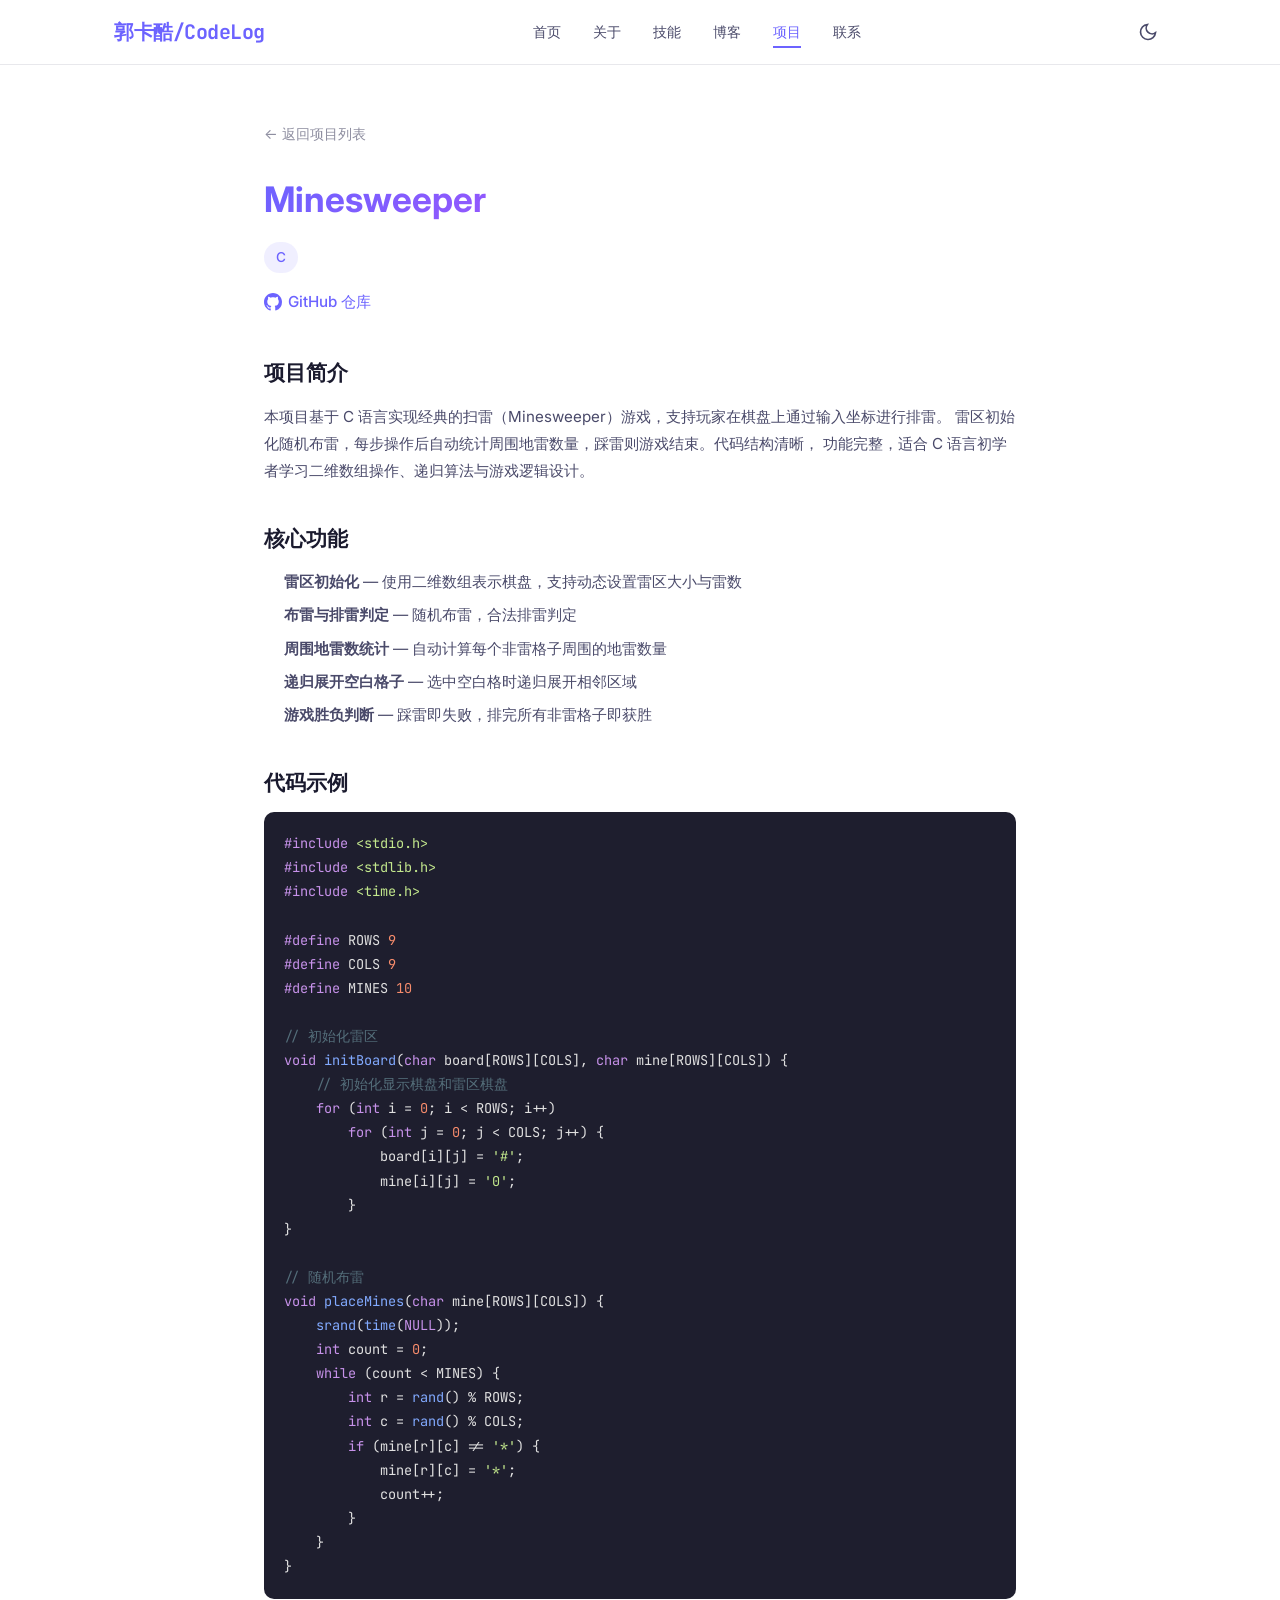
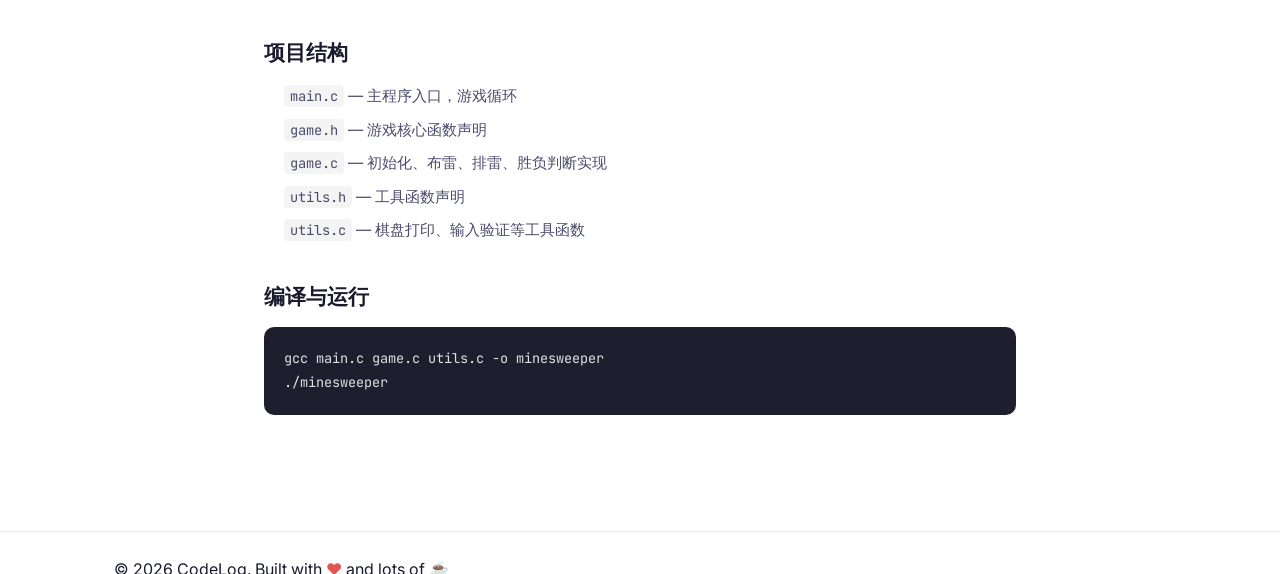
<file: projects/minesweeper.html>
<!DOCTYPE html>
<html lang="zh-CN" data-theme="light">
<head>
    <meta charset="UTF-8">
    <meta name="viewport" content="width=device-width, initial-scale=1.0">
    <meta name="description" content="Minesweeper - C 语言实现经典扫雷游戏">
    <title>Minesweeper | CodeLog</title>
    <link rel="stylesheet" href="../css/style.css">
    <link rel="preconnect" href="https://fonts.googleapis.com">
    <link href="https://fonts.googleapis.com/css2?family=JetBrains+Mono:wght@400;500;700&family=Inter:wght@300;400;500;600;700&display=swap" rel="stylesheet">
    <style>
        .project-detail { padding-top: 120px; padding-bottom: 80px; }
        .project-detail .container { max-width: 800px; margin: 0 auto; }
        .project-detail-header { margin-bottom: 40px; }
        .project-detail-header h1 {
            font-size: 2.2rem; font-weight: 700; margin-bottom: 12px;
            background: var(--gradient-1); -webkit-background-clip: text;
            -webkit-text-fill-color: transparent; background-clip: text;
        }
        .project-detail-header .tech-stack { display: flex; flex-wrap: wrap; gap: 8px; margin-bottom: 16px; }
        .project-detail-header .tech-stack span {
            background: var(--accent-light); color: var(--accent);
            padding: 4px 12px; border-radius: 20px; font-size: 0.85rem; font-weight: 500;
        }
        .project-detail-header .links { display: flex; gap: 16px; }
        .project-detail-header .links a {
            display: inline-flex; align-items: center; gap: 6px;
            color: var(--accent); text-decoration: none; font-weight: 500; font-size: 0.95rem;
        }
        .project-detail-header .links a:hover { text-decoration: underline; }
        .project-detail section { margin-bottom: 36px; }
        .project-detail section h2 { font-size: 1.3rem; font-weight: 600; margin-bottom: 12px; color: var(--text-primary); }
        .project-detail section p, .project-detail section li {
            color: var(--text-secondary); line-height: 1.8; font-size: 0.95rem;
        }
        .project-detail section ul { padding-left: 20px; }
        .project-detail section li { margin-bottom: 6px; }
        .project-detail section li::marker { color: var(--accent); }
        .code-block-demo {
            background: var(--code-block-bg); border-radius: 10px; padding: 20px; overflow-x: auto;
        }
        .code-block-demo pre { margin: 0; }
        .code-block-demo code { font-family: 'JetBrains Mono', monospace; font-size: 0.85rem; color: #e0e0e0; }
        .code-block-demo .kw { color: #c792ea; }
        .code-block-demo .fn { color: #82aaff; }
        .code-block-demo .str { color: #c3e88d; }
        .code-block-demo .cm { color: #546e7a; }
        .code-block-demo .num { color: #f78c6c; }
        .back-link {
            display: inline-flex; align-items: center; gap: 6px;
            color: var(--text-muted); text-decoration: none; font-size: 0.9rem; margin-bottom: 24px;
        }
        .back-link:hover { color: var(--accent); }
    </style>
</head>
<body>
    <header class="navbar">
        <div class="container nav-container">
            <a href="../index.html" class="logo">郭卡酷/CodeLog</a>
            <nav class="nav-links" id="navLinks">
                <a href="../index.html#home" class="nav-link">首页</a>
                <a href="../index.html#about" class="nav-link">关于</a>
                <a href="../index.html#skills" class="nav-link">技能</a>
                <a href="../index.html#blog" class="nav-link">博客</a>
                <a href="../index.html#projects" class="nav-link active">项目</a>
                <a href="../index.html#contact" class="nav-link">联系</a>
            </nav>
            <div class="nav-actions">
                <button class="theme-toggle" id="themeToggle" aria-label="切换主题">
                    <svg class="sun-icon" viewBox="0 0 24 24" fill="none" stroke="currentColor" stroke-width="2">
                        <circle cx="12" cy="12" r="5"/><path d="M12 1v2M12 21v2M4.22 4.22l1.42 1.42M18.36 18.36l1.42 1.42M1 12h2M21 12h2M4.22 19.78l1.42-1.42M18.36 5.64l1.42-1.42"/>
                    </svg>
                    <svg class="moon-icon" viewBox="0 0 24 24" fill="none" stroke="currentColor" stroke-width="2">
                        <path d="M21 12.79A9 9 0 1 1 11.21 3 7 7 0 0 0 21 12.79z"/>
                    </svg>
                </button>
            </div>
        </div>
    </header>

    <main class="project-detail">
        <div class="container">
            <a href="../index.html#projects" class="back-link">← 返回项目列表</a>

            <div class="project-detail-header">
                <h1>Minesweeper</h1>
                <div class="tech-stack">
                    <span>C</span>
                </div>
                <div class="links">
                    <a href="https://github.com/guokaku417" target="_blank">
                        <svg viewBox="0 0 24 24" width="18" height="18" fill="currentColor"><path d="M12 0C5.37 0 0 5.37 0 12c0 5.31 3.435 9.795 8.205 11.385.6.105.825-.255.825-.57 0-.285-.015-1.23-.015-2.235-3.015.555-3.795-.735-4.035-1.41-.135-.345-.72-1.41-1.23-1.695-.42-.225-1.02-.78-.015-.795.945-.015 1.62.87 1.845 1.23 1.08 1.815 2.805 1.305 3.495.99.105-.78.42-1.305.765-1.605-2.67-.3-5.46-1.335-5.46-5.925 0-1.305.465-2.385 1.23-3.225-.12-.3-.54-1.53.12-3.18 0 0 1.005-.315 3.3 1.23.96-.27 1.98-.405 3-.405s2.04.135 3 .405c2.295-1.56 3.3-1.23 3.3-1.23.66 1.65.24 2.88.12 3.18.765.84 1.23 1.905 1.23 3.225 0 4.605-2.805 5.625-5.475 5.925.435.375.81 1.095.81 2.22 0 1.605-.015 2.895-.015 3.3 0 .315.225.69.825.57A12.02 12.02 0 0 0 24 12c0-6.63-5.37-12-12-12z"/></svg>
                        GitHub 仓库
                    </a>
                </div>
            </div>

            <section>
                <h2>项目简介</h2>
                <p>
                    本项目基于 C 语言实现经典的扫雷（Minesweeper）游戏，支持玩家在棋盘上通过输入坐标进行排雷。
                    雷区初始化随机布雷，每步操作后自动统计周围地雷数量，踩雷则游戏结束。代码结构清晰，
                    功能完整，适合 C 语言初学者学习二维数组操作、递归算法与游戏逻辑设计。
                </p>
            </section>

            <section>
                <h2>核心功能</h2>
                <ul>
                    <li><strong>雷区初始化</strong> — 使用二维数组表示棋盘，支持动态设置雷区大小与雷数</li>
                    <li><strong>布雷与排雷判定</strong> — 随机布雷，合法排雷判定</li>
                    <li><strong>周围地雷数统计</strong> — 自动计算每个非雷格子周围的地雷数量</li>
                    <li><strong>递归展开空白格子</strong> — 选中空白格时递归展开相邻区域</li>
                    <li><strong>游戏胜负判断</strong> — 踩雷即失败，排完所有非雷格子即获胜</li>
                </ul>
            </section>

            <section>
                <h2>代码示例</h2>
                <div class="code-block-demo">
                    <pre><code><span class="kw">#include</span> <span class="str">&lt;stdio.h&gt;</span>
<span class="kw">#include</span> <span class="str">&lt;stdlib.h&gt;</span>
<span class="kw">#include</span> <span class="str">&lt;time.h&gt;</span>

<span class="kw">#define</span> ROWS <span class="num">9</span>
<span class="kw">#define</span> COLS <span class="num">9</span>
<span class="kw">#define</span> MINES <span class="num">10</span>

<span class="cm">// 初始化雷区</span>
<span class="kw">void</span> <span class="fn">initBoard</span>(<span class="kw">char</span> board[ROWS][COLS], <span class="kw">char</span> mine[ROWS][COLS]) {
    <span class="cm">// 初始化显示棋盘和雷区棋盘</span>
    <span class="kw">for</span> (<span class="kw">int</span> i = <span class="num">0</span>; i &lt; ROWS; i++)
        <span class="kw">for</span> (<span class="kw">int</span> j = <span class="num">0</span>; j &lt; COLS; j++) {
            board[i][j] = <span class="str">'#'</span>;
            mine[i][j] = <span class="str">'0'</span>;
        }
}

<span class="cm">// 随机布雷</span>
<span class="kw">void</span> <span class="fn">placeMines</span>(<span class="kw">char</span> mine[ROWS][COLS]) {
    <span class="fn">srand</span>(<span class="fn">time</span>(<span class="kw">NULL</span>));
    <span class="kw">int</span> count = <span class="num">0</span>;
    <span class="kw">while</span> (count &lt; MINES) {
        <span class="kw">int</span> r = <span class="fn">rand</span>() % ROWS;
        <span class="kw">int</span> c = <span class="fn">rand</span>() % COLS;
        <span class="kw">if</span> (mine[r][c] != <span class="str">'*'</span>) {
            mine[r][c] = <span class="str">'*'</span>;
            count++;
        }
    }
}</code></pre>
                </div>
            </section>

            <section>
                <h2>项目结构</h2>
                <ul>
                    <li><code>main.c</code> — 主程序入口，游戏循环</li>
                    <li><code>game.h</code> — 游戏核心函数声明</li>
                    <li><code>game.c</code> — 初始化、布雷、排雷、胜负判断实现</li>
                    <li><code>utils.h</code> — 工具函数声明</li>
                    <li><code>utils.c</code> — 棋盘打印、输入验证等工具函数</li>
                </ul>
            </section>

            <section>
                <h2>编译与运行</h2>
                <div class="code-block-demo">
                    <pre><code>gcc main.c game.c utils.c -o minesweeper
./minesweeper</code></pre>
                </div>
            </section>
        </div>
    </main>

    <footer class="footer">
        <div class="container">
            <p>&copy; 2026 CodeLog. Built with <span class="heart">♥</span> and lots of ☕</p>
        </div>
    </footer>

    <button class="back-to-top" id="backToTop" aria-label="回到顶部">
        <svg viewBox="0 0 24 24" fill="none" stroke="currentColor" stroke-width="2">
            <path d="M18 15l-6-6-6 6"/>
        </svg>
    </button>

    <script>
        const toggle = document.getElementById('themeToggle');
        const savedTheme = localStorage.getItem('blog-theme') || 'light';
        document.documentElement.setAttribute('data-theme', savedTheme);
        toggle.addEventListener('click', () => {
            const current = document.documentElement.getAttribute('data-theme');
            const next = current === 'light' ? 'dark' : 'light';
            document.documentElement.setAttribute('data-theme', next);
            localStorage.setItem('blog-theme', next);
        });
        const backToTop = document.getElementById('backToTop');
        window.addEventListener('scroll', () => {
            backToTop.classList.toggle('visible', window.scrollY > 400);
        });
        backToTop.addEventListener('click', () => {
            window.scrollTo({ top: 0, behavior: 'smooth' });
        });
    </script>
</body>
</html>
</file>
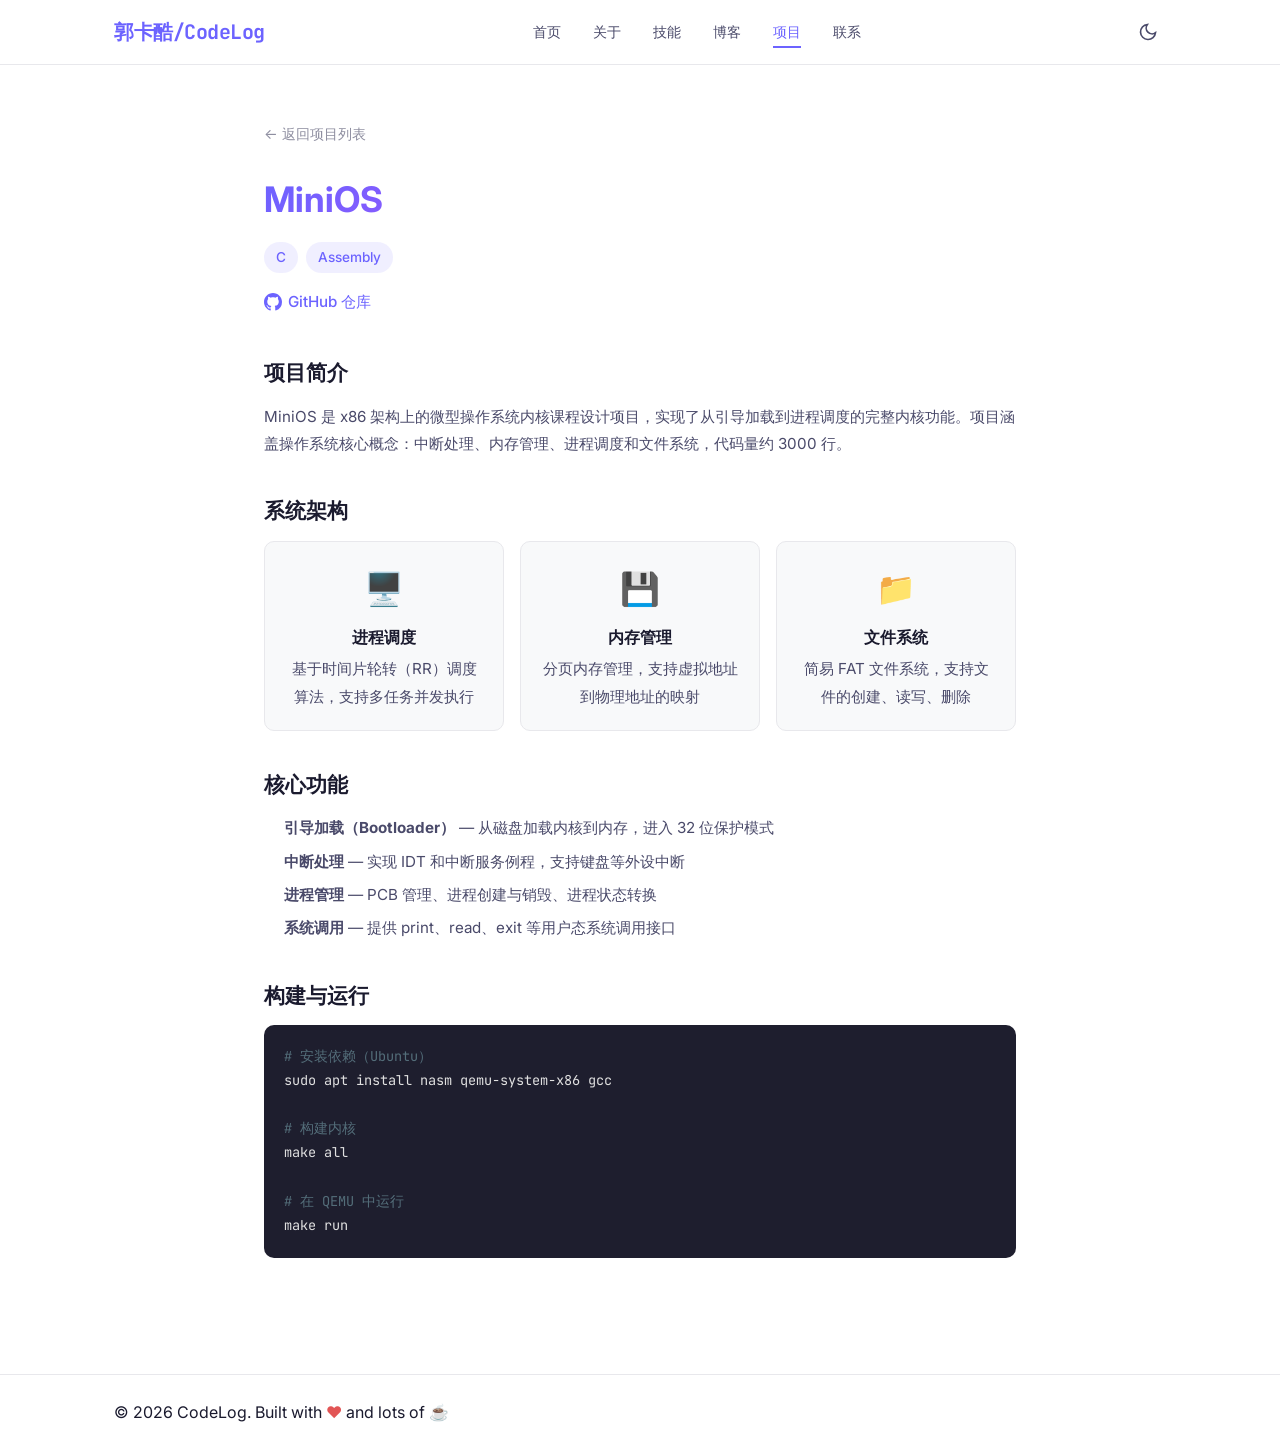
<file: projects/minios.html>
<!DOCTYPE html>
<html lang="zh-CN" data-theme="light">
<head>
    <meta charset="UTF-8">
    <meta name="viewport" content="width=device-width, initial-scale=1.0">
    <meta name="description" content="MiniOS - x86 架构微型操作系统内核">
    <title>MiniOS | CodeLog</title>
    <link rel="stylesheet" href="../css/style.css">
    <link rel="preconnect" href="https://fonts.googleapis.com">
    <link href="https://fonts.googleapis.com/css2?family=JetBrains+Mono:wght@400;500;700&family=Inter:wght@300;400;500;600;700&display=swap" rel="stylesheet">
    <style>
        .project-detail { padding-top: 120px; padding-bottom: 80px; }
        .project-detail .container { max-width: 800px; margin: 0 auto; }
        .project-detail-header { margin-bottom: 40px; }
        .project-detail-header h1 { font-size: 2.2rem; font-weight: 700; margin-bottom: 12px; background: var(--gradient-1); -webkit-background-clip: text; -webkit-text-fill-color: transparent; background-clip: text; }
        .project-detail-header .tech-stack { display: flex; flex-wrap: wrap; gap: 8px; margin-bottom: 16px; }
        .project-detail-header .tech-stack span { background: var(--accent-light); color: var(--accent); padding: 4px 12px; border-radius: 20px; font-size: 0.85rem; font-weight: 500; }
        .project-detail-header .links { display: flex; gap: 16px; }
        .project-detail-header .links a { display: inline-flex; align-items: center; gap: 6px; color: var(--accent); text-decoration: none; font-weight: 500; font-size: 0.95rem; }
        .project-detail-header .links a:hover { text-decoration: underline; }
        .project-detail section { margin-bottom: 36px; }
        .project-detail section h2 { font-size: 1.3rem; font-weight: 600; margin-bottom: 12px; color: var(--text-primary); }
        .project-detail section p, .project-detail section li { color: var(--text-secondary); line-height: 1.8; font-size: 0.95rem; }
        .project-detail section ul { padding-left: 20px; }
        .project-detail section li { margin-bottom: 6px; }
        .project-detail section li::marker { color: var(--accent); }
        .arch-grid { display: grid; grid-template-columns: 1fr 1fr 1fr; gap: 16px; }
        .arch-item { background: var(--bg-secondary); border-radius: 10px; padding: 20px; text-align: center; border: 1px solid var(--border); }
        .arch-item .icon { font-size: 2rem; margin-bottom: 8px; }
        .arch-item h3 { font-size: 1rem; font-weight: 600; margin-bottom: 4px; color: var(--text-primary); }
        .arch-item p { font-size: 0.82rem; margin: 0; }
        .code-block-demo { background: var(--code-block-bg); border-radius: 10px; padding: 20px; overflow-x: auto; }
        .code-block-demo pre { margin: 0; }
        .code-block-demo code { font-family: 'JetBrains Mono', monospace; font-size: 0.85rem; color: #e0e0e0; }
        .code-block-demo .kw { color: #c792ea; }
        .code-block-demo .fn { color: #82aaff; }
        .code-block-demo .str { color: #c3e88d; }
        .code-block-demo .cm { color: #546e7a; }
        .code-block-demo .num { color: #f78c6c; }
        .code-block-demo .asm { color: #ffcb6b; }
        .back-link { display: inline-flex; align-items: center; gap: 6px; color: var(--text-muted); text-decoration: none; font-size: 0.9rem; margin-bottom: 24px; }
        .back-link:hover { color: var(--accent); }
        @media (max-width: 640px) { .arch-grid { grid-template-columns: 1fr; } }
    </style>
</head>
<body>
    <header class="navbar">
        <div class="container nav-container">
            <a href="../index.html" class="logo">郭卡酷/CodeLog</a>
            <nav class="nav-links" id="navLinks">
                <a href="../index.html#home" class="nav-link">首页</a>
                <a href="../index.html#about" class="nav-link">关于</a>
                <a href="../index.html#skills" class="nav-link">技能</a>
                <a href="../index.html#blog" class="nav-link">博客</a>
                <a href="../index.html#projects" class="nav-link active">项目</a>
                <a href="../index.html#contact" class="nav-link">联系</a>
            </nav>
            <div class="nav-actions">
                <button class="theme-toggle" id="themeToggle" aria-label="切换主题">
                    <svg class="sun-icon" viewBox="0 0 24 24" fill="none" stroke="currentColor" stroke-width="2"><circle cx="12" cy="12" r="5"/><path d="M12 1v2M12 21v2M4.22 4.22l1.42 1.42M18.36 18.36l1.42 1.42M1 12h2M21 12h2M4.22 19.78l1.42-1.42M18.36 5.64l1.42-1.42"/></svg>
                    <svg class="moon-icon" viewBox="0 0 24 24" fill="none" stroke="currentColor" stroke-width="2"><path d="M21 12.79A9 9 0 1 1 11.21 3 7 7 0 0 0 21 12.79z"/></svg>
                </button>
            </div>
        </div>
    </header>
    <main class="project-detail">
        <div class="container">
            <a href="../index.html#projects" class="back-link">← 返回项目列表</a>
            <div class="project-detail-header">
                <h1>MiniOS</h1>
                <div class="tech-stack"><span>C</span><span>Assembly</span></div>
                <div class="links">
                    <a href="https://github.com/guokaku417" target="_blank">
                        <svg viewBox="0 0 24 24" width="18" height="18" fill="currentColor"><path d="M12 0C5.37 0 0 5.37 0 12c0 5.31 3.435 9.795 8.205 11.385.6.105.825-.255.825-.57 0-.285-.015-1.23-.015-2.235-3.015.555-3.795-.735-4.035-1.41-.135-.345-.72-1.41-1.23-1.695-.42-.225-1.02-.78-.015-.795.945-.015 1.62.87 1.845 1.23 1.08 1.815 2.805 1.305 3.495.99.105-.78.42-1.305.765-1.605-2.67-.3-5.46-1.335-5.46-5.925 0-1.305.465-2.385 1.23-3.225-.12-.3-.54-1.53.12-3.18 0 0 1.005-.315 3.3 1.23.96-.27 1.98-.405 3-.405s2.04.135 3 .405c2.295-1.56 3.3-1.23 3.3-1.23.66 1.65.24 2.88.12 3.18.765.84 1.23 1.905 1.23 3.225 0 4.605-2.805 5.625-5.475 5.925.435.375.81 1.095.81 2.22 0 1.605-.015 2.895-.015 3.3 0 .315.225.69.825.57A12.02 12.02 0 0 0 24 12c0-6.63-5.37-12-12-12z"/></svg>
                        GitHub 仓库
                    </a>
                </div>
            </div>
            <section>
                <h2>项目简介</h2>
                <p>MiniOS 是 x86 架构上的微型操作系统内核课程设计项目，实现了从引导加载到进程调度的完整内核功能。项目涵盖操作系统核心概念：中断处理、内存管理、进程调度和文件系统，代码量约 3000 行。</p>
            </section>
            <section>
                <h2>系统架构</h2>
                <div class="arch-grid">
                    <div class="arch-item"><div class="icon">🖥️</div><h3>进程调度</h3><p>基于时间片轮转（RR）调度算法，支持多任务并发执行</p></div>
                    <div class="arch-item"><div class="icon">💾</div><h3>内存管理</h3><p>分页内存管理，支持虚拟地址到物理地址的映射</p></div>
                    <div class="arch-item"><div class="icon">📁</div><h3>文件系统</h3><p>简易 FAT 文件系统，支持文件的创建、读写、删除</p></div>
                </div>
            </section>
            <section>
                <h2>核心功能</h2>
                <ul>
                    <li><strong>引导加载（Bootloader）</strong> — 从磁盘加载内核到内存，进入 32 位保护模式</li>
                    <li><strong>中断处理</strong> — 实现 IDT 和中断服务例程，支持键盘等外设中断</li>
                    <li><strong>进程管理</strong> — PCB 管理、进程创建与销毁、进程状态转换</li>
                    <li><strong>系统调用</strong> — 提供 print、read、exit 等用户态系统调用接口</li>
                </ul>
            </section>
            <section>
                <h2>构建与运行</h2>
                <div class="code-block-demo"><pre><code><span class="cm"># 安装依赖（Ubuntu）</span>
sudo apt install nasm qemu-system-x86 gcc

<span class="cm"># 构建内核</span>
make all

<span class="cm"># 在 QEMU 中运行</span>
make run</code></pre></div>
            </section>
        </div>
    </main>
    <footer class="footer">
        <div class="container"><p>&copy; 2026 CodeLog. Built with <span class="heart">♥</span> and lots of ☕</p></div>
    </footer>
    <button class="back-to-top" id="backToTop" aria-label="回到顶部">
        <svg viewBox="0 0 24 24" fill="none" stroke="currentColor" stroke-width="2"><path d="M18 15l-6-6-6 6"/></svg>
    </button>
    <script>
        const toggle = document.getElementById('themeToggle');
        const savedTheme = localStorage.getItem('blog-theme') || 'light';
        document.documentElement.setAttribute('data-theme', savedTheme);
        toggle.addEventListener('click', () => {
            const current = document.documentElement.getAttribute('data-theme');
            const next = current === 'light' ? 'dark' : 'light';
            document.documentElement.setAttribute('data-theme', next);
            localStorage.setItem('blog-theme', next);
        });
        const backToTop = document.getElementById('backToTop');
        window.addEventListener('scroll', () => { backToTop.classList.toggle('visible', window.scrollY > 400); });
        backToTop.addEventListener('click', () => { window.scrollTo({ top: 0, behavior: 'smooth' }); });
    </script>
</body>
</html>
</file>
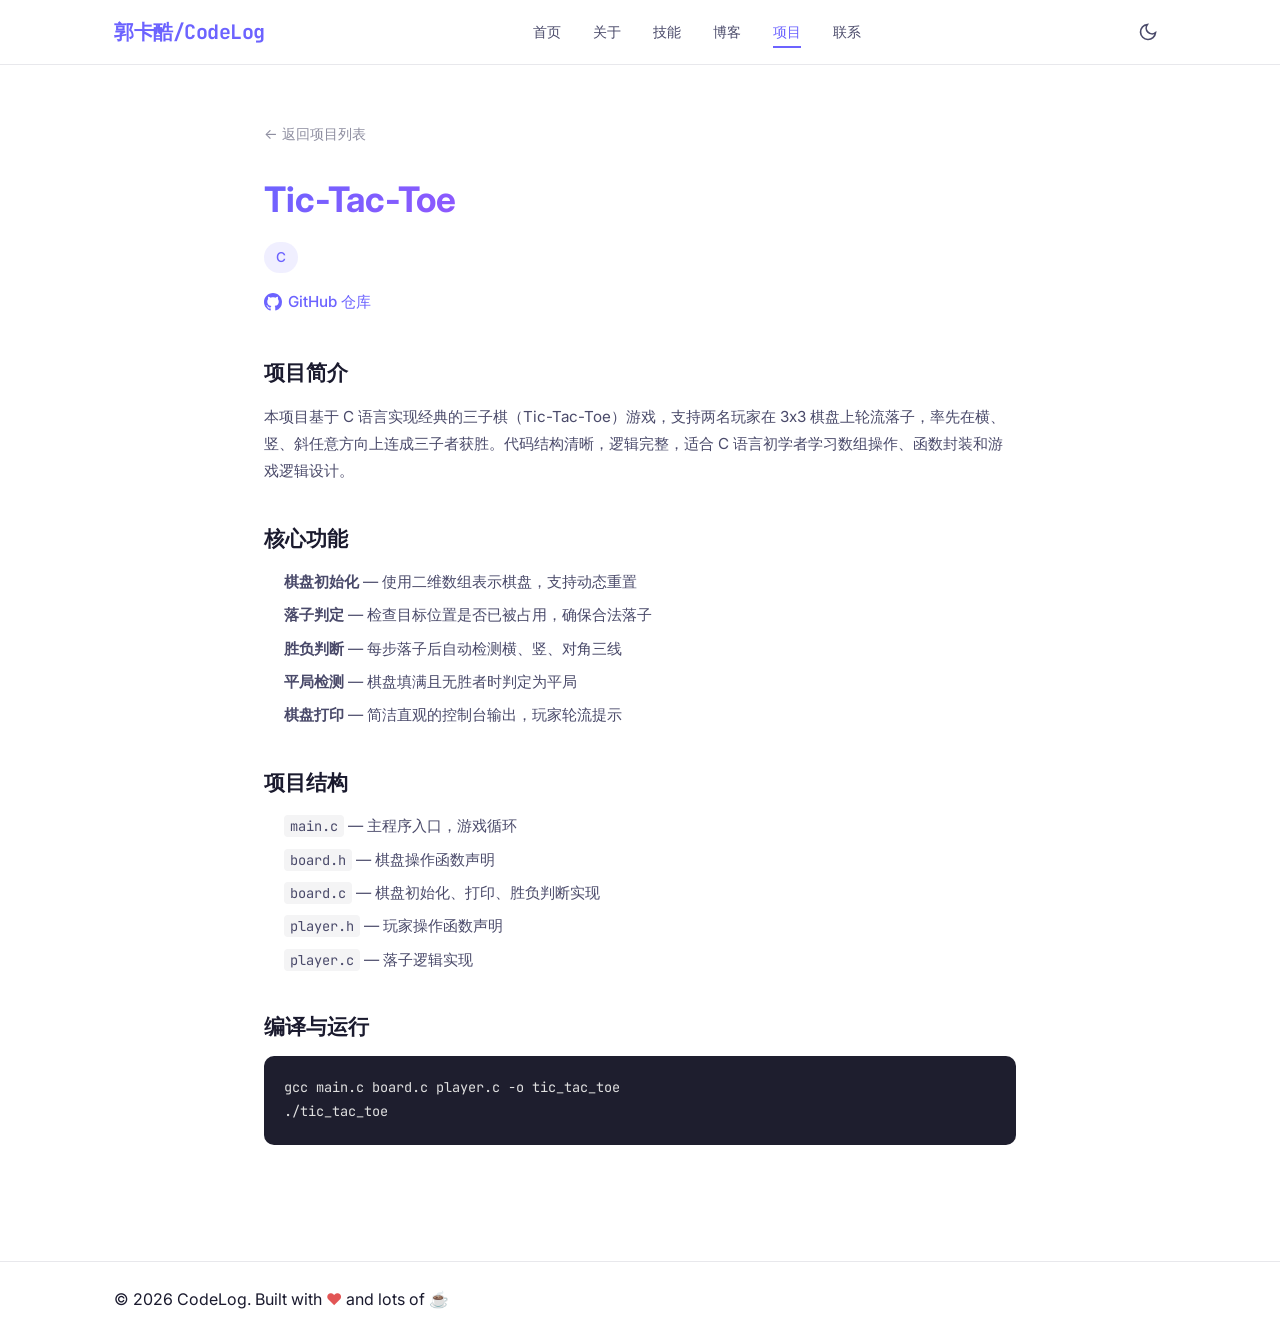
<file: projects/tic-tac-toe.html>
<!DOCTYPE html>
<html lang="zh-CN" data-theme="light">
<head>
    <meta charset="UTF-8">
    <meta name="viewport" content="width=device-width, initial-scale=1.0">
    <meta name="description" content="Tic-Tac-Toe - C 语言实现经典三子棋游戏">
    <title>Tic-Tac-Toe | CodeLog</title>
    <link rel="stylesheet" href="../css/style.css">
    <link rel="preconnect" href="https://fonts.googleapis.com">
    <link href="https://fonts.googleapis.com/css2?family=JetBrains+Mono:wght@400;500;700&family=Inter:wght@300;400;500;600;700&display=swap" rel="stylesheet">
    <style>
        .project-detail { padding-top: 120px; padding-bottom: 80px; }
        .project-detail .container { max-width: 800px; margin: 0 auto; }
        .project-detail-header { margin-bottom: 40px; }
        .project-detail-header h1 { font-size: 2.2rem; font-weight: 700; margin-bottom: 12px; background: var(--gradient-1); -webkit-background-clip: text; -webkit-text-fill-color: transparent; background-clip: text; }
        .project-detail-header .tech-stack { display: flex; flex-wrap: wrap; gap: 8px; margin-bottom: 16px; }
        .project-detail-header .tech-stack span { background: var(--accent-light); color: var(--accent); padding: 4px 12px; border-radius: 20px; font-size: 0.85rem; font-weight: 500; }
        .project-detail-header .links { display: flex; gap: 16px; }
        .project-detail-header .links a { display: inline-flex; align-items: center; gap: 6px; color: var(--accent); text-decoration: none; font-weight: 500; font-size: 0.95rem; }
        .project-detail-header .links a:hover { text-decoration: underline; }
        .project-detail section { margin-bottom: 36px; }
        .project-detail section h2 { font-size: 1.3rem; font-weight: 600; margin-bottom: 12px; color: var(--text-primary); }
        .project-detail section p, .project-detail section li { color: var(--text-secondary); line-height: 1.8; font-size: 0.95rem; }
        .project-detail section ul { padding-left: 20px; }
        .project-detail section li { margin-bottom: 6px; }
        .project-detail section li::marker { color: var(--accent); }
        .code-block-demo { background: var(--code-block-bg); border-radius: 10px; padding: 20px; overflow-x: auto; }
        .code-block-demo pre { margin: 0; }
        .code-block-demo code { font-family: 'JetBrains Mono', monospace; font-size: 0.85rem; color: #e0e0e0; }
        .code-block-demo .kw { color: #c792ea; }
        .code-block-demo .fn { color: #82aaff; }
        .code-block-demo .str { color: #c3e88d; }
        .code-block-demo .cm { color: #546e7a; }
        .code-block-demo .num { color: #f78c6c; }
        .back-link { display: inline-flex; align-items: center; gap: 6px; color: var(--text-muted); text-decoration: none; font-size: 0.9rem; margin-bottom: 24px; }
        .back-link:hover { color: var(--accent); }
    </style>
</head>
<body>
    <header class="navbar">
        <div class="container nav-container">
            <a href="../index.html" class="logo">郭卡酷/CodeLog</a>
            <nav class="nav-links" id="navLinks">
                <a href="../index.html#home" class="nav-link">首页</a>
                <a href="../index.html#about" class="nav-link">关于</a>
                <a href="../index.html#skills" class="nav-link">技能</a>
                <a href="../index.html#blog" class="nav-link">博客</a>
                <a href="../index.html#projects" class="nav-link active">项目</a>
                <a href="../index.html#contact" class="nav-link">联系</a>
            </nav>
            <div class="nav-actions">
                <button class="theme-toggle" id="themeToggle" aria-label="切换主题">
                    <svg class="sun-icon" viewBox="0 0 24 24" fill="none" stroke="currentColor" stroke-width="2">
                        <circle cx="12" cy="12" r="5"/><path d="M12 1v2M12 21v2M4.22 4.22l1.42 1.42M18.36 18.36l1.42 1.42M1 12h2M21 12h2M4.22 19.78l1.42-1.42M18.36 5.64l1.42-1.42"/>
                    </svg>
                    <svg class="moon-icon" viewBox="0 0 24 24" fill="none" stroke="currentColor" stroke-width="2">
                        <path d="M21 12.79A9 9 0 1 1 11.21 3 7 7 0 0 0 21 12.79z"/>
                    </svg>
                </button>
            </div>
        </div>
    </header>
    <main class="project-detail">
        <div class="container">
            <a href="../index.html#projects" class="back-link">← 返回项目列表</a>
            <div class="project-detail-header">
                <h1>Tic-Tac-Toe</h1>
                <div class="tech-stack"><span>C</span></div>
                <div class="links">
                    <a href="https://github.com/guokaku417/Tic-Tac-Toe" target="_blank">
                        <svg viewBox="0 0 24 24" width="18" height="18" fill="currentColor"><path d="M12 0C5.37 0 0 5.37 0 12c0 5.31 3.435 9.795 8.205 11.385.6.105.825-.255.825-.57 0-.285-.015-1.23-.015-2.235-3.015.555-3.795-.735-4.035-1.41-.135-.345-.72-1.41-1.23-1.695-.42-.225-1.02-.78-.015-.795.945-.015 1.62.87 1.845 1.23 1.08 1.815 2.805 1.305 3.495.99.105-.78.42-1.305.765-1.605-2.67-.3-5.46-1.335-5.46-5.925 0-1.305.465-2.385 1.23-3.225-.12-.3-.54-1.53.12-3.18 0 0 1.005-.315 3.3 1.23.96-.27 1.98-.405 3-.405s2.04.135 3 .405c2.295-1.56 3.3-1.23 3.3-1.23.66 1.65.24 2.88.12 3.18.765.84 1.23 1.905 1.23 3.225 0 4.605-2.805 5.625-5.475 5.925.435.375.81 1.095.81 2.22 0 1.605-.015 2.895-.015 3.3 0 .315.225.69.825.57A12.02 12.02 0 0 0 24 12c0-6.63-5.37-12-12-12z"/></svg>
                        GitHub 仓库
                    </a>
                </div>
            </div>
            <section>
                <h2>项目简介</h2>
                <p>本项目基于 C 语言实现经典的三子棋（Tic-Tac-Toe）游戏，支持两名玩家在 3x3 棋盘上轮流落子，率先在横、竖、斜任意方向上连成三子者获胜。代码结构清晰，逻辑完整，适合 C 语言初学者学习数组操作、函数封装和游戏逻辑设计。</p>
            </section>
            <section>
                <h2>核心功能</h2>
                <ul>
                    <li><strong>棋盘初始化</strong> — 使用二维数组表示棋盘，支持动态重置</li>
                    <li><strong>落子判定</strong> — 检查目标位置是否已被占用，确保合法落子</li>
                    <li><strong>胜负判断</strong> — 每步落子后自动检测横、竖、对角三线</li>
                    <li><strong>平局检测</strong> — 棋盘填满且无胜者时判定为平局</li>
                    <li><strong>棋盘打印</strong> — 简洁直观的控制台输出，玩家轮流提示</li>
                </ul>
            </section>
            <section>
                <h2>项目结构</h2>
                <ul>
                    <li><code>main.c</code> — 主程序入口，游戏循环</li>
                    <li><code>board.h</code> — 棋盘操作函数声明</li>
                    <li><code>board.c</code> — 棋盘初始化、打印、胜负判断实现</li>
                    <li><code>player.h</code> — 玩家操作函数声明</li>
                    <li><code>player.c</code> — 落子逻辑实现</li>
                </ul>
            </section>
            <section>
                <h2>编译与运行</h2>
                <div class="code-block-demo"><pre><code>gcc main.c board.c player.c -o tic_tac_toe
./tic_tac_toe</code></pre></div>
            </section>
        </div>
    </main>
    <footer class="footer">
        <div class="container"><p>&copy; 2026 CodeLog. Built with <span class="heart">♥</span> and lots of ☕</p></div>
    </footer>
    <button class="back-to-top" id="backToTop" aria-label="回到顶部">
        <svg viewBox="0 0 24 24" fill="none" stroke="currentColor" stroke-width="2"><path d="M18 15l-6-6-6 6"/></svg>
    </button>
    <script>
        const toggle = document.getElementById('themeToggle');
        const savedTheme = localStorage.getItem('blog-theme') || 'light';
        document.documentElement.setAttribute('data-theme', savedTheme);
        toggle.addEventListener('click', () => {
            const current = document.documentElement.getAttribute('data-theme');
            const next = current === 'light' ? 'dark' : 'light';
            document.documentElement.setAttribute('data-theme', next);
            localStorage.setItem('blog-theme', next);
        });
        const backToTop = document.getElementById('backToTop');
        window.addEventListener('scroll', () => { backToTop.classList.toggle('visible', window.scrollY > 400); });
        backToTop.addEventListener('click', () => { window.scrollTo({ top: 0, behavior: 'smooth' }); });
    </script>
</body>
</html>
</file>
<file: css/style.css>
/* ============================================
   CodeLog - 个人博客样式表
   ============================================ */

/* --- CSS 变量 / 主题 --- */
:root {
    /* 亮色主题 */
    --bg-primary: #ffffff;
    --bg-secondary: #f8f9fa;
    --bg-card: #ffffff;
    --bg-code: #f4f4f5;
    --text-primary: #1a1a2e;
    --text-secondary: #4a4a6a;
    --text-muted: #8e8ea0;
    --accent: #6c63ff;
    --accent-hover: #5a52d5;
    --accent-light: rgba(108, 99, 255, 0.1);
    --border: #e8e8ec;
    --shadow: 0 4px 20px rgba(0, 0, 0, 0.08);
    --shadow-hover: 0 8px 30px rgba(0, 0, 0, 0.12);
    --gradient-1: linear-gradient(135deg, #6c63ff, #e040fb);
    --gradient-2: linear-gradient(135deg, #667eea, #764ba2);
    --nav-bg: rgba(255, 255, 255, 0.85);
    --code-block-bg: #1e1e2e;
    --syntax-keyword: #c792ea;
    --syntax-function: #82aaff;
    --syntax-comment: #546e7a;
}

[data-theme="dark"] {
    --bg-primary: #0f0f23;
    --bg-secondary: #1a1a2e;
    --bg-card: #16213e;
    --bg-code: #1a1a2e;
    --text-primary: #e4e4f0;
    --text-secondary: #a0a0c0;
    --text-muted: #6c6c8a;
    --accent: #7c73ff;
    --accent-hover: #6c63ff;
    --accent-light: rgba(124, 115, 255, 0.15);
    --border: #2a2a4a;
    --shadow: 0 4px 20px rgba(0, 0, 0, 0.3);
    --shadow-hover: 0 8px 30px rgba(0, 0, 0, 0.4);
    --nav-bg: rgba(15, 15, 35, 0.9);
    --code-block-bg: #0a0a1a;
    --syntax-keyword: #c792ea;
    --syntax-function: #82aaff;
    --syntax-comment: #546e7a;
}

/* --- 基础重置 --- */
*, *::before, *::after {
    margin: 0;
    padding: 0;
    box-sizing: border-box;
}

html {
    scroll-behavior: smooth;
    scroll-padding-top: 70px;
}

body {
    font-family: 'Inter', -apple-system, BlinkMacSystemFont, 'Segoe UI', sans-serif;
    background-color: var(--bg-primary);
    color: var(--text-primary);
    line-height: 1.7;
    transition: background-color 0.3s ease, color 0.3s ease;
    overflow-x: hidden;
}

a {
    text-decoration: none;
    color: inherit;
}

ul { list-style: none; }

img { max-width: 100%; display: block; }

code {
    font-family: 'JetBrains Mono', 'Fira Code', monospace;
    font-size: 0.9em;
    background: var(--bg-code);
    padding: 2px 6px;
    border-radius: 4px;
}

pre code {
    background: none;
    padding: 0;
}

/* --- 容器 --- */
.container {
    max-width: 1100px;
    margin: 0 auto;
    padding: 0 24px;
}

/* --- 导航栏 --- */
.navbar {
    position: fixed;
    top: 0;
    left: 0;
    right: 0;
    z-index: 1000;
    background: var(--nav-bg);
    backdrop-filter: blur(12px);
    -webkit-backdrop-filter: blur(12px);
    border-bottom: 1px solid var(--border);
    transition: background 0.3s ease;
}

.nav-container {
    display: flex;
    align-items: center;
    justify-content: space-between;
    height: 64px;
}

.logo {
    font-family: 'JetBrains Mono', monospace;
    font-size: 1.25rem;
    font-weight: 700;
    color: var(--accent);
    letter-spacing: -0.5px;
}

.nav-links {
    display: flex;
    gap: 32px;
}

.nav-link {
    font-size: 0.9rem;
    font-weight: 500;
    color: var(--text-secondary);
    transition: color 0.2s;
    position: relative;
}

.nav-link::after {
    content: '';
    position: absolute;
    bottom: -4px;
    left: 0;
    width: 0;
    height: 2px;
    background: var(--accent);
    transition: width 0.2s;
}

.nav-link:hover,
.nav-link.active {
    color: var(--accent);
}

.nav-link:hover::after,
.nav-link.active::after {
    width: 100%;
}

.nav-actions {
    display: flex;
    align-items: center;
    gap: 12px;
}

/* --- 主题切换 --- */
.theme-toggle {
    background: none;
    border: none;
    cursor: pointer;
    width: 36px;
    height: 36px;
    border-radius: 8px;
    display: flex;
    align-items: center;
    justify-content: center;
    color: var(--text-secondary);
    transition: background 0.2s, color 0.2s;
}

.theme-toggle:hover {
    background: var(--accent-light);
    color: var(--accent);
}

.theme-toggle svg {
    width: 20px;
    height: 20px;
}

[data-theme="light"] .moon-icon { display: block; }
[data-theme="light"] .sun-icon { display: none; }
[data-theme="dark"] .moon-icon { display: none; }
[data-theme="dark"] .sun-icon { display: block; }

/* --- 汉堡菜单 --- */
.hamburger {
    display: none;
    flex-direction: column;
    justify-content: center;
    gap: 5px;
    background: none;
    border: none;
    cursor: pointer;
    padding: 4px;
}

.hamburger span {
    display: block;
    width: 24px;
    height: 2px;
    background: var(--text-primary);
    border-radius: 2px;
    transition: all 0.3s;
}

.hamburger.active span:nth-child(1) {
    transform: rotate(45deg) translate(5px, 5px);
}

.hamburger.active span:nth-child(2) {
    opacity: 0;
}

.hamburger.active span:nth-child(3) {
    transform: rotate(-45deg) translate(5px, -5px);
}

/* --- Section 通用样式 --- */
.section {
    padding: 100px 0;
    min-height: 100vh;
}

.section-title {
    font-size: 2rem;
    font-weight: 700;
    margin-bottom: 48px;
    display: flex;
    align-items: center;
    gap: 12px;
}

.section-num {
    font-family: 'JetBrains Mono', monospace;
    font-size: 1rem;
    color: var(--accent);
    font-weight: 500;
}

.section-footer {
    text-align: center;
    margin-top: 40px;
}

/* --- Hero --- */
.hero {
    display: flex;
    align-items: center;
    position: relative;
    overflow: hidden;
}

.hero-content {
    display: flex;
    align-items: center;
    gap: 60px;
}

.hero-text {
    flex: 1;
}

.hero-greeting {
    font-family: 'JetBrains Mono', monospace;
    font-size: 1rem;
    color: var(--accent);
    margin-bottom: 8px;
}

.hero-name {
    font-size: 3.5rem;
    font-weight: 700;
    line-height: 1.2;
    margin-bottom: 16px;
    min-height: 4.2rem;
}

.typing-container {
    display: inline-block;
}

.typing-text {
    background: var(--gradient-1);
    -webkit-background-clip: text;
    -webkit-text-fill-color: transparent;
    background-clip: text;
}

.cursor {
    display: inline-block;
    width: 3px;
    height: 1em;
    background: var(--accent);
    margin-left: 2px;
    animation: blink 1s step-end infinite;
    -webkit-text-fill-color: var(--accent);
}

@keyframes blink {
    50% { opacity: 0; }
}

.hero-subtitle {
    font-family: 'JetBrains Mono', monospace;
    font-size: 1.05rem;
    color: var(--text-muted);
    margin-bottom: 20px;
    display: flex;
    align-items: center;
    gap: 12px;
    flex-wrap: wrap;
}

.code-tag {
    color: var(--accent);
}

.separator {
    color: var(--border);
}

.hero-description {
    font-size: 1.05rem;
    color: var(--text-secondary);
    margin-bottom: 32px;
    line-height: 1.8;
}

.hero-actions {
    display: flex;
    gap: 16px;
}

.hero-visual {
    flex: 0 0 340px;
}

.code-block {
    background: var(--code-block-bg);
    border-radius: 12px;
    overflow: hidden;
    box-shadow: var(--shadow);
    transform: rotate(3deg);
    transition: transform 0.3s;
}

.code-block:hover {
    transform: rotate(0deg);
}

.code-header {
    display: flex;
    gap: 8px;
    padding: 12px 16px;
    background: rgba(255, 255, 255, 0.05);
}

.dot {
    width: 12px;
    height: 12px;
    border-radius: 50%;
}

.dot.red { background: #ff5f57; }
.dot.yellow { background: #febc2e; }
.dot.green { background: #28c840; }

.code-block pre {
    padding: 16px;
    font-size: 0.85rem;
    line-height: 1.6;
    overflow-x: auto;
}

.code-block .keyword { color: var(--syntax-keyword); }
.code-block .function { color: var(--syntax-function); }
.code-block .comment { color: var(--syntax-comment); font-style: italic; }

/* Hero 装饰形状 */
.hero-bg-shapes {
    position: absolute;
    inset: 0;
    pointer-events: none;
    overflow: hidden;
    z-index: -1;
}

.shape {
    position: absolute;
    border-radius: 50%;
    opacity: 0.03;
}

.shape-1 {
    width: 500px;
    height: 500px;
    background: var(--accent);
    top: -200px;
    right: -100px;
}

.shape-2 {
    width: 300px;
    height: 300px;
    background: #e040fb;
    bottom: -100px;
    left: -50px;
}

.shape-3 {
    width: 200px;
    height: 200px;
    background: var(--accent);
    bottom: 20%;
    right: 30%;
}

/* 滚动指示器 */
.scroll-indicator {
    position: absolute;
    bottom: 40px;
    left: 50%;
    transform: translateX(-50%);
    display: flex;
    flex-direction: column;
    align-items: center;
    gap: 8px;
    color: var(--text-muted);
    font-size: 0.8rem;
    font-family: 'JetBrains Mono', monospace;
    animation: bounce 2s infinite;
}

.scroll-indicator svg {
    animation: scrollArrow 2s infinite;
}

@keyframes bounce {
    0%, 100% { transform: translateX(-50%) translateY(0); }
    50% { transform: translateX(-50%) translateY(8px); }
}

@keyframes scrollArrow {
    0%, 100% { transform: translateY(0); opacity: 0.5; }
    50% { transform: translateY(4px); opacity: 1; }
}

/* --- 关于 --- */
.about-content {
    display: flex;
    gap: 60px;
    align-items: flex-start;
}

.about-text {
    flex: 1;
}

.about-text p {
    margin-bottom: 16px;
    color: var(--text-secondary);
    font-size: 1rem;
}

.about-text .highlight {
    color: var(--accent);
    font-weight: 500;
}

.about-list {
    margin: 20px 0;
    display: flex;
    flex-direction: column;
    gap: 10px;
}

.about-list li {
    color: var(--text-secondary);
    font-size: 0.95rem;
    padding-left: 8px;
}

.about-quote {
    border-left: 3px solid var(--accent);
    padding: 16px 20px;
    margin: 24px 0;
    font-style: italic;
    background: var(--accent-light);
    border-radius: 0 8px 8px 0;
    font-size: 0.95rem !important;
    color: var(--text-primary) !important;
}

.about-stats {
    display: grid;
    grid-template-columns: 1fr 1fr;
    gap: 16px;
    flex: 0 0 280px;
}

.stat-card {
    background: var(--bg-card);
    border: 1px solid var(--border);
    border-radius: 12px;
    padding: 24px;
    text-align: center;
    transition: transform 0.2s, box-shadow 0.2s;
}

.stat-card:hover {
    transform: translateY(-4px);
    box-shadow: var(--shadow-hover);
}

.stat-number {
    display: block;
    font-family: 'JetBrains Mono', monospace;
    font-size: 2rem;
    font-weight: 700;
    color: var(--accent);
}

.stat-label {
    font-size: 0.85rem;
    color: var(--text-muted);
    margin-top: 4px;
}

/* --- 技能 --- */
.skills {
    background: var(--bg-secondary);
}

.skills-grid {
    display: grid;
    grid-template-columns: 1fr 1fr;
    gap: 24px;
}

.skill-category {
    background: var(--bg-card);
    border: 1px solid var(--border);
    border-radius: 12px;
    padding: 28px;
    transition: transform 0.2s, box-shadow 0.2s;
}

.skill-category:hover {
    transform: translateY(-2px);
    box-shadow: var(--shadow);
}

.skill-category h3 {
    font-size: 1.05rem;
    font-weight: 600;
    margin-bottom: 20px;
    display: flex;
    align-items: center;
    gap: 8px;
}

.skill-icon {
    font-size: 1.2rem;
}

.skill-items {
    display: flex;
    flex-direction: column;
    gap: 16px;
}

.skill-info {
    display: flex;
    justify-content: space-between;
    font-size: 0.9rem;
    margin-bottom: 6px;
}

.skill-level {
    color: var(--accent);
    font-size: 0.8rem;
    font-weight: 500;
}

.skill-bar {
    height: 6px;
    background: var(--bg-secondary);
    border-radius: 3px;
    overflow: hidden;
}

.skill-progress {
    height: 100%;
    background: var(--gradient-1);
    border-radius: 3px;
    transition: width 1s ease;
}

/* --- 博客 --- */
.blog-grid {
    display: grid;
    grid-template-columns: repeat(auto-fill, minmax(320px, 1fr));
    gap: 24px;
}

.blog-card {
    background: var(--bg-card);
    border: 1px solid var(--border);
    border-radius: 12px;
    padding: 28px;
    transition: transform 0.2s, box-shadow 0.2s;
    display: flex;
    flex-direction: column;
}

.blog-card:hover {
    transform: translateY(-4px);
    box-shadow: var(--shadow-hover);
}

.blog-card-tag {
    display: inline-block;
    font-size: 0.75rem;
    font-weight: 500;
    color: var(--accent);
    background: var(--accent-light);
    padding: 4px 10px;
    border-radius: 4px;
    margin-bottom: 12px;
    font-family: 'JetBrains Mono', monospace;
}

.blog-card-title {
    font-size: 1.15rem;
    font-weight: 600;
    margin-bottom: 10px;
    line-height: 1.4;
}

.blog-card-excerpt {
    font-size: 0.9rem;
    color: var(--text-secondary);
    line-height: 1.6;
    margin-bottom: 16px;
    flex: 1;
}

.blog-card-meta {
    display: flex;
    justify-content: space-between;
    align-items: center;
    font-size: 0.8rem;
    color: var(--text-muted);
    font-family: 'JetBrains Mono', monospace;
    padding-top: 16px;
    border-top: 1px solid var(--border);
}

.blog-card-link {
    color: var(--accent);
    font-weight: 500;
}

/* --- 项目 --- */
.projects {
    background: var(--bg-secondary);
}

.projects-grid {
    display: grid;
    grid-template-columns: repeat(auto-fill, minmax(320px, 1fr));
    gap: 24px;
}

.project-card {
    display: block;
    text-decoration: none;
    color: inherit;
    background: var(--bg-card);
    border: 1px solid var(--border);
    border-radius: 12px;
    padding: 28px;
    transition: transform 0.2s, box-shadow 0.2s;
}

.project-card:hover {
    transform: translateY(-4px);
    box-shadow: var(--shadow-hover);
}

.project-card-header {
    display: flex;
    justify-content: space-between;
    align-items: center;
    margin-bottom: 16px;
}

.project-folder-icon {
    width: 40px;
    height: 40px;
    color: var(--accent);
}

.project-card-header .github-link {
    color: var(--text-muted);
    transition: color 0.2s;
}

.project-card-header .github-link:hover {
    color: var(--accent);
}

.project-card-title {
    font-size: 1.15rem;
    font-weight: 600;
    margin-bottom: 10px;
}

.project-card-description {
    font-size: 0.9rem;
    color: var(--text-secondary);
    line-height: 1.6;
    margin-bottom: 16px;
    flex: 1;
}

.project-card-tech {
    display: flex;
    flex-wrap: wrap;
    gap: 12px;
    font-family: 'JetBrains Mono', monospace;
    font-size: 0.75rem;
    color: var(--text-muted);
}

/* --- 联系 --- */
.contact {
    text-align: center;
}

.contact-text {
    font-size: 1.1rem;
    color: var(--text-secondary);
    max-width: 600px;
    margin: 0 auto 40px;
}

.contact-links {
    display: flex;
    flex-wrap: wrap;
    justify-content: center;
    gap: 20px;
}

.contact-link {
    display: flex;
    align-items: center;
    gap: 10px;
    padding: 14px 24px;
    border: 1px solid var(--border);
    border-radius: 10px;
    color: var(--text-secondary);
    font-size: 0.9rem;
    font-weight: 500;
    transition: all 0.2s;
}

.contact-link svg {
    width: 20px;
    height: 20px;
}

.contact-link:hover {
    border-color: var(--accent);
    color: var(--accent);
    background: var(--accent-light);
    transform: translateY(-2px);
}

/* --- 页脚 --- */
.footer {
    border-top: 1px solid var(--border);
    padding: 24px 0;
}

.footer-content {
    display: flex;
    justify-content: space-between;
    align-items: center;
    font-size: 0.85rem;
    color: var(--text-muted);
}

.heart {
    color: #e25555;
}

.footer-links {
    display: flex;
    gap: 20px;
}

.footer-links a {
    transition: color 0.2s;
}

.footer-links a:hover {
    color: var(--accent);
}

/* --- 回到顶部 --- */
.back-to-top {
    position: fixed;
    bottom: 32px;
    right: 32px;
    width: 44px;
    height: 44px;
    border-radius: 12px;
    background: var(--accent);
    color: #fff;
    border: none;
    cursor: pointer;
    display: flex;
    align-items: center;
    justify-content: center;
    opacity: 0;
    transform: translateY(20px);
    transition: all 0.3s;
    z-index: 999;
}

.back-to-top.visible {
    opacity: 1;
    transform: translateY(0);
}

.back-to-top:hover {
    background: var(--accent-hover);
    transform: translateY(-2px);
}

.back-to-top svg {
    width: 20px;
    height: 20px;
}

/* --- Toast 提示 --- */
.toast {
    position: fixed;
    bottom: 88px;
    left: 50%;
    transform: translateX(-50%) translateY(20px);
    background: var(--text-primary);
    color: var(--bg-primary);
    padding: 12px 24px;
    border-radius: 10px;
    font-size: 0.9rem;
    font-weight: 500;
    box-shadow: 0 4px 20px rgba(0, 0, 0, 0.2);
    z-index: 9999;
    opacity: 0;
    transition: opacity 0.3s, transform 0.3s;
    pointer-events: none;
}

.toast.show {
    opacity: 1;
    transform: translateX(-50%) translateY(0);
}

/* --- 按钮 --- */
.btn {
    display: inline-flex;
    align-items: center;
    gap: 8px;
    padding: 12px 28px;
    border-radius: 8px;
    font-size: 0.95rem;
    font-weight: 500;
    cursor: pointer;
    transition: all 0.2s;
    border: none;
    font-family: inherit;
}

.btn-primary {
    background: var(--accent);
    color: #fff;
}

.btn-primary:hover {
    background: var(--accent-hover);
    transform: translateY(-2px);
    box-shadow: 0 4px 15px rgba(108, 99, 255, 0.4);
}

.btn-outline {
    background: transparent;
    color: var(--accent);
    border: 1px solid var(--accent);
}

.btn-outline:hover {
    background: var(--accent-light);
    transform: translateY(-2px);
}

.btn svg {
    width: 16px;
    height: 16px;
}

/* --- 动画 --- */
@keyframes fadeInUp {
    from {
        opacity: 0;
        transform: translateY(30px);
    }
    to {
        opacity: 1;
        transform: translateY(0);
    }
}

.section {
    opacity: 0;
    transform: translateY(30px);
    transition: opacity 0.6s ease, transform 0.6s ease;
}

.section.visible {
    opacity: 1;
    transform: translateY(0);
}

/* --- 响应式 --- */
@media (max-width: 968px) {
    .hero-content {
        flex-direction: column-reverse;
        text-align: center;
        gap: 40px;
    }

    .hero-subtitle {
        justify-content: center;
    }

    .hero-actions {
        justify-content: center;
    }

    .hero-visual {
        flex: 0 0 auto;
        width: 100%;
        max-width: 340px;
    }

    .hero-name {
        font-size: 2.5rem;
    }

    .about-content {
        flex-direction: column;
    }

    .about-stats {
        flex: none;
        width: 100%;
    }

    .skills-grid {
        grid-template-columns: 1fr;
    }

    .section-title {
        font-size: 1.6rem;
    }
}

@media (max-width: 768px) {
    .nav-links {
        position: fixed;
        top: 64px;
        left: 0;
        right: 0;
        background: var(--nav-bg);
        backdrop-filter: blur(12px);
        flex-direction: column;
        padding: 24px;
        gap: 16px;
        border-bottom: 1px solid var(--border);
        transform: translateY(-120%);
        transition: transform 0.3s;
        z-index: 999;
    }

    .nav-links.open {
        transform: translateY(0);
    }

    .hamburger {
        display: flex;
    }

    .hero-name {
        font-size: 2rem;
    }

    .section {
        padding: 64px 0;
    }

    .blog-grid,
    .projects-grid {
        grid-template-columns: 1fr;
    }

    .contact-links {
        flex-direction: column;
        align-items: center;
    }

    .footer-content {
        flex-direction: column;
        gap: 12px;
        text-align: center;
    }
}

@media (max-width: 480px) {
    .container {
        padding: 0 16px;
    }

    .hero-name {
        font-size: 1.6rem;
    }

    .hero-actions {
        flex-direction: column;
        align-items: center;
    }

    .stat-card {
        padding: 16px;
    }

    .stat-number {
        font-size: 1.5rem;
    }
}
</file>
